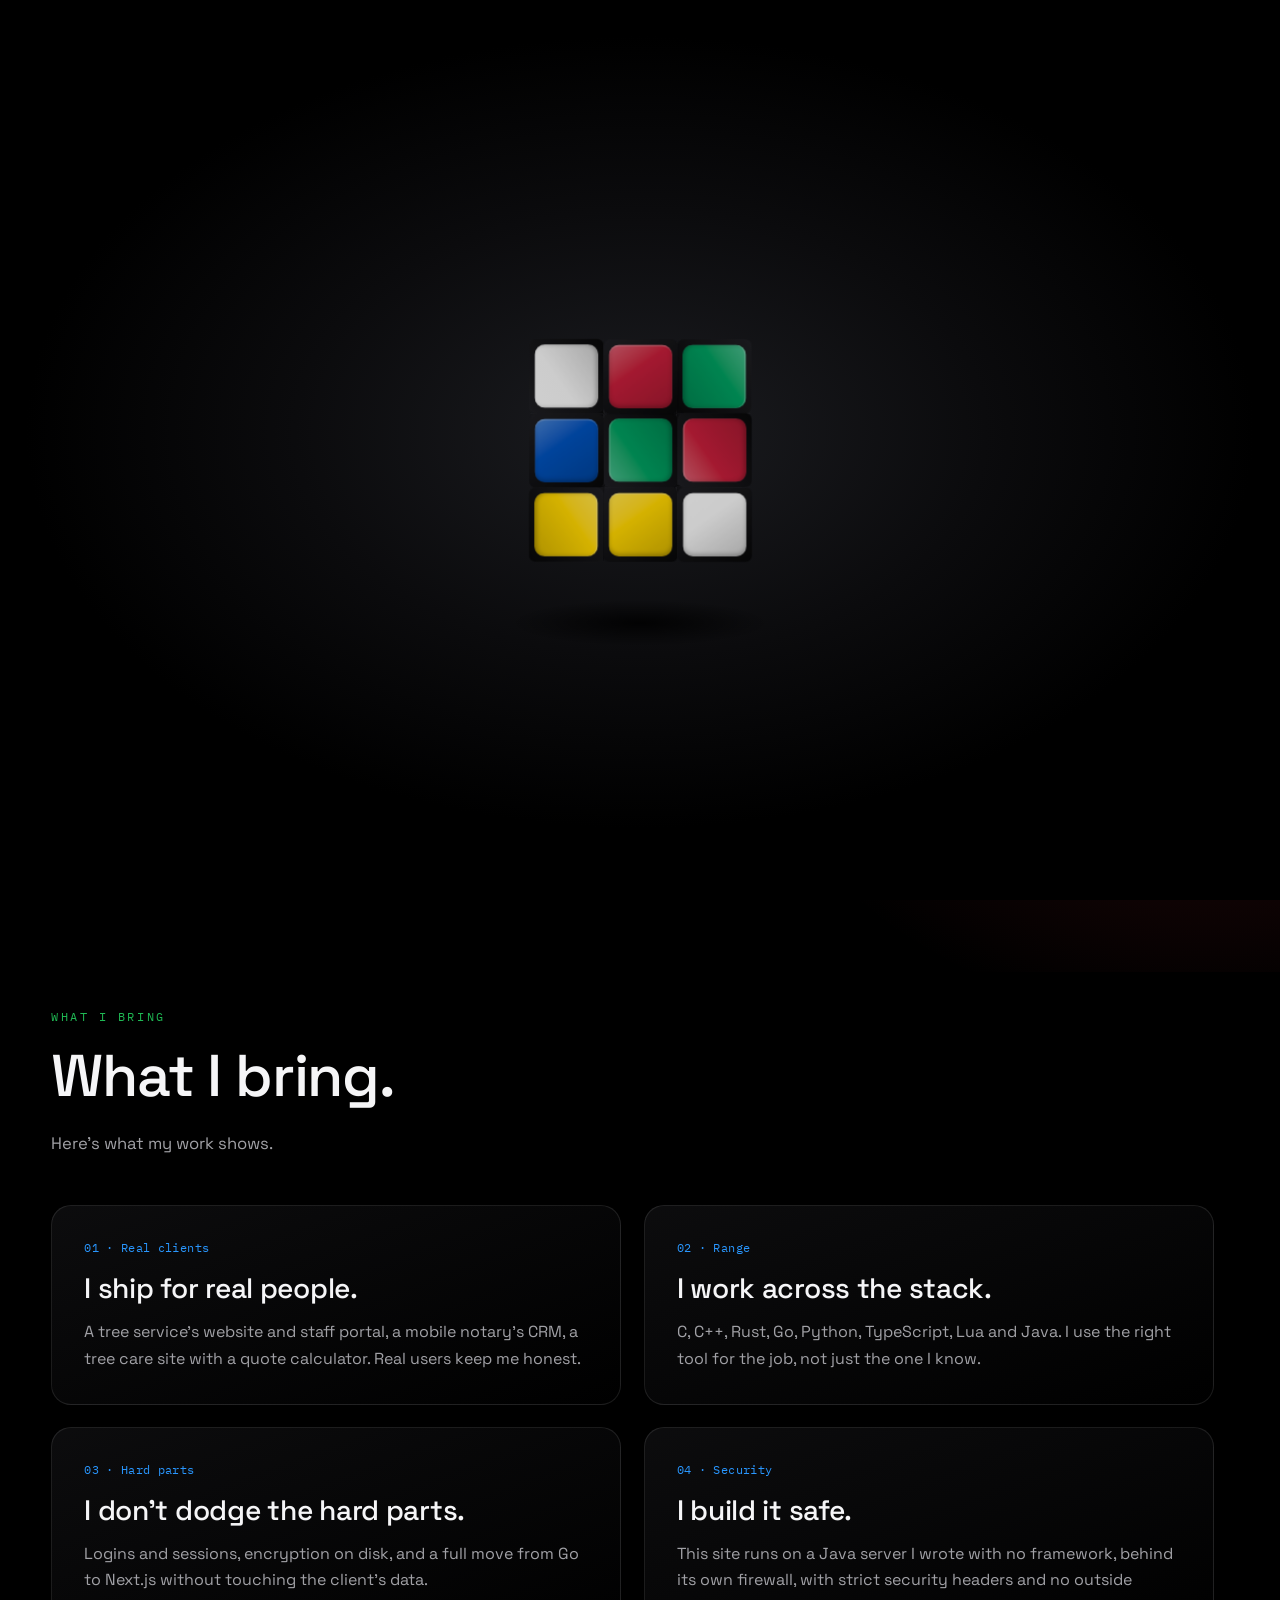
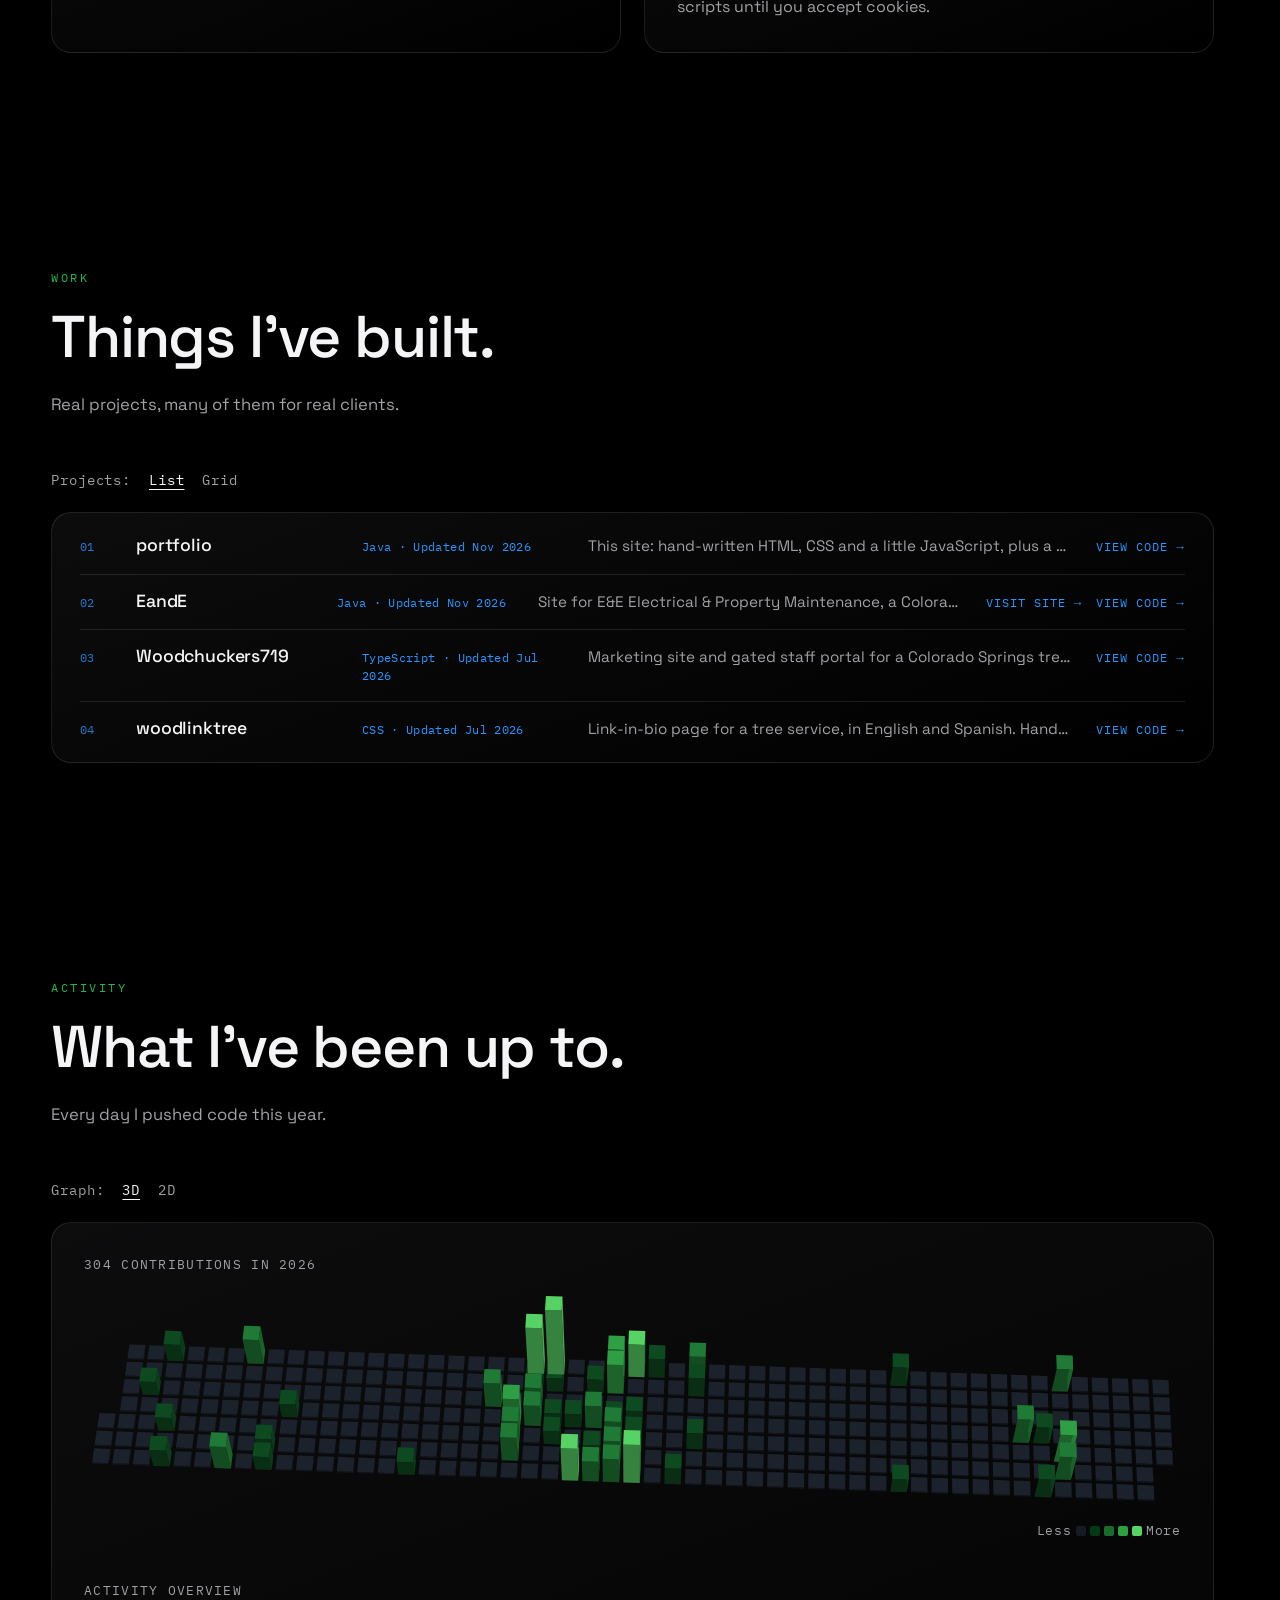
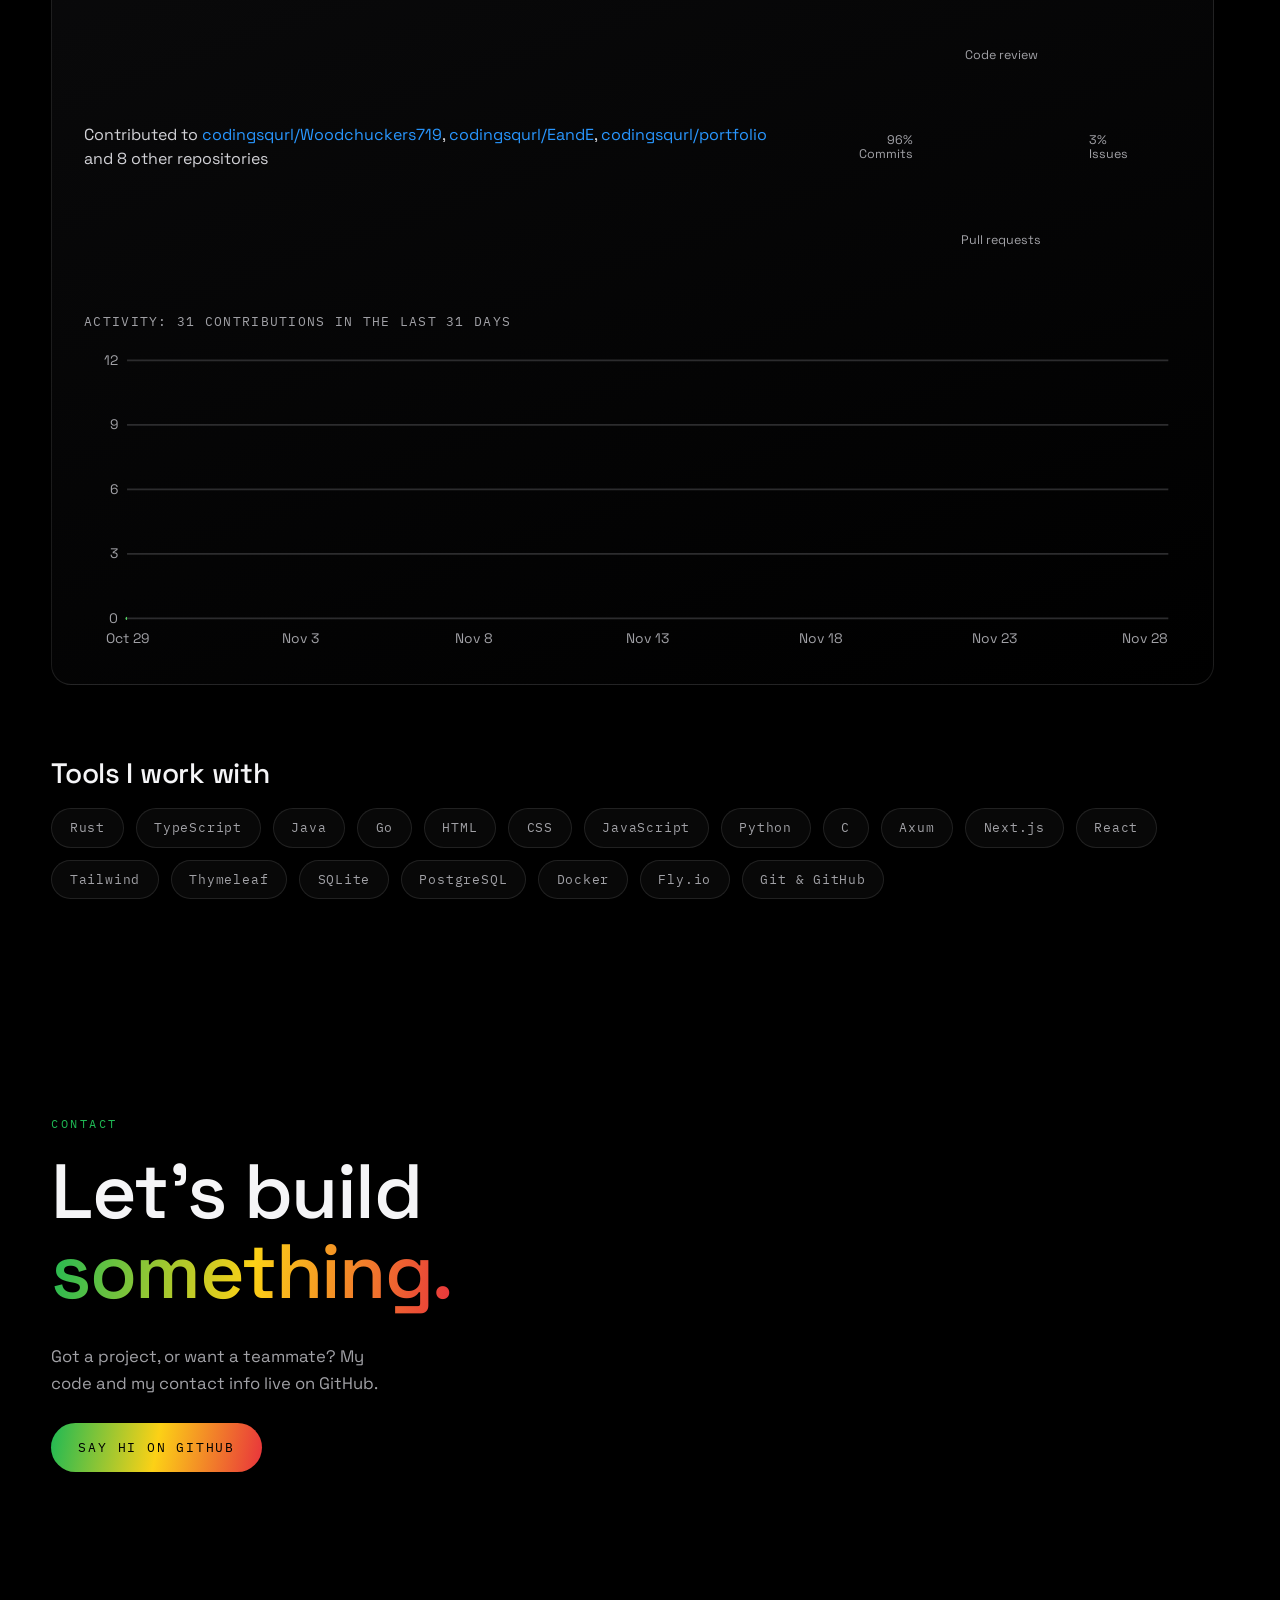
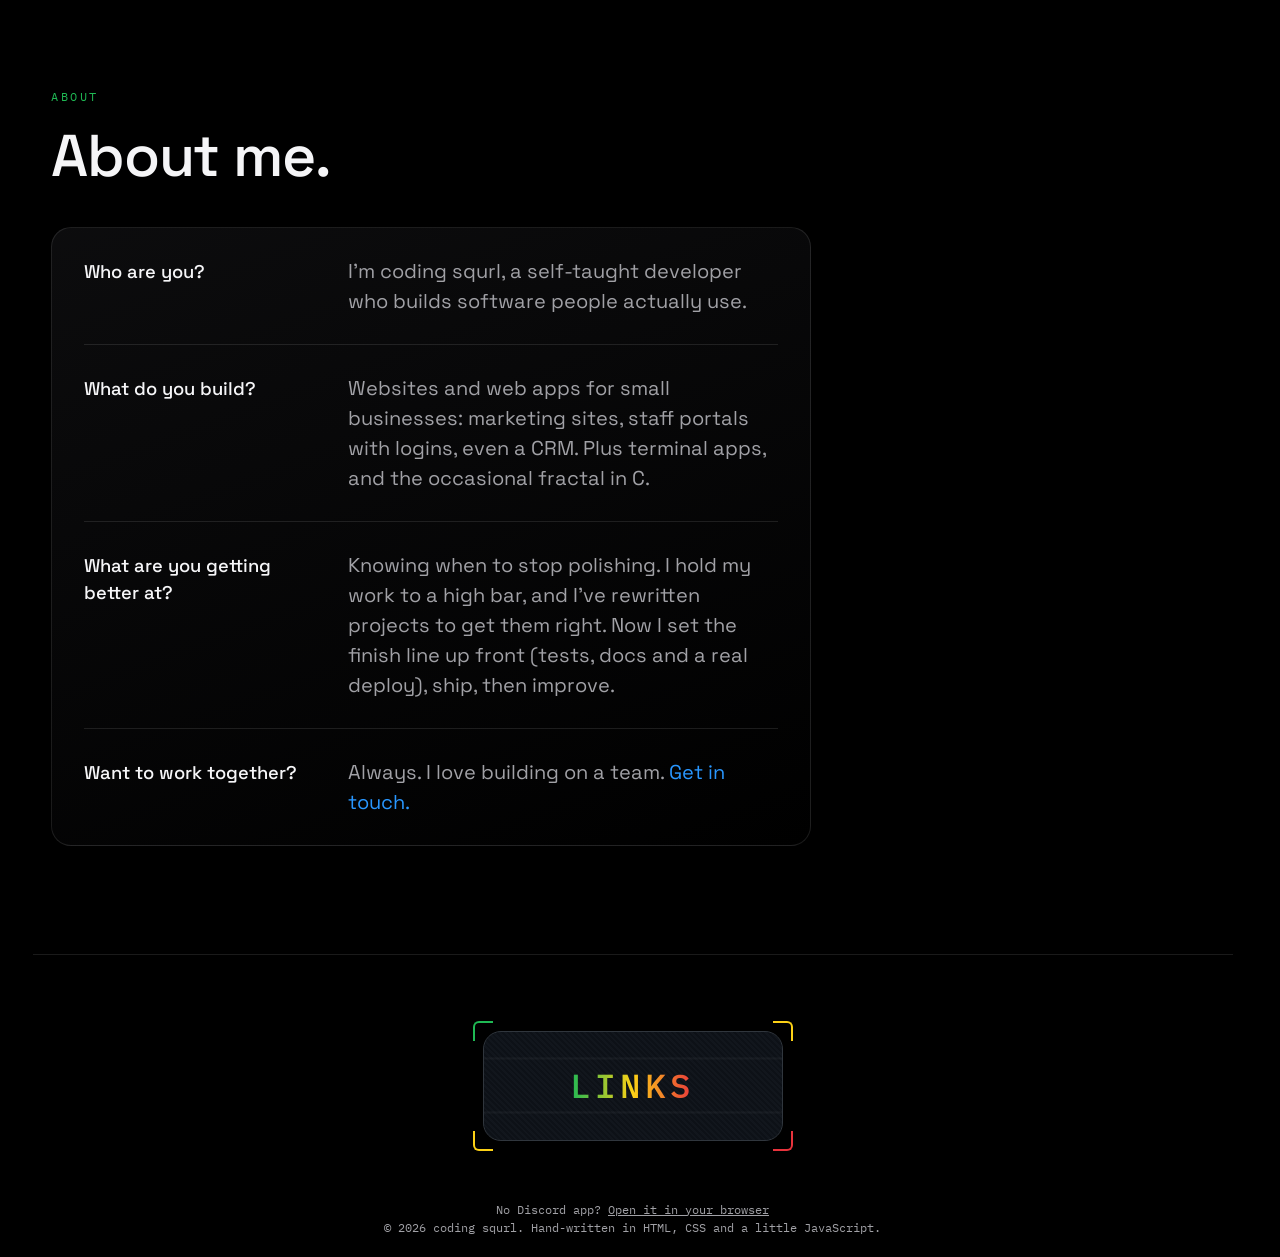
<file: index.html>
<!DOCTYPE html>
<!-- The line above tells the browser "this is a modern HTML page". -->
<html lang="en">

  <!-- The <head> holds information ABOUT the page. None of it shows up on the page itself. -->
  <head>
    <meta charset="UTF-8">
    <meta http-equiv="Content-Security-Policy" content="default-src 'self'; img-src 'self' data: https://*.google-analytics.com https://*.analytics.google.com https://*.googletagmanager.com; style-src 'self'; script-src 'self' https://www.googletagmanager.com; connect-src 'self' https://*.google-analytics.com https://*.analytics.google.com https://*.googletagmanager.com; object-src 'none'; base-uri 'none'; form-action 'none'">
    <!-- This makes the page fit properly on phones. Without it, phones zoom out and everything looks tiny. -->
    <meta name="viewport" content="width=device-width, initial-scale=1.0">
    <!-- The title is the text shown on the browser tab, and the blue link in Google's results.
         Under 60 characters, so Google doesn't cut it off. -->
    <title>coding squrl · Self-Taught Full-Stack Developer</title>
    <!-- A short summary that search engines show under your link. Under 160 characters,
         and it names what employers search for: the role and the main tools. -->
    <meta name="description" content="coding_squrl is a self-taught full-stack developer building websites, web apps and tools for small businesses in TypeScript, Next.js, Go, Rust and Java.">
    <meta name="author" content="coding squrl">
    <!-- The one official address of this page. If it's ever reachable at more than one
         address, this tells Google which to list, so they don't compete with each other. -->
    <link rel="canonical" href="https://codingsqurl.github.io/portfolio/">
    <!-- When someone clicks a link off your site, only share your domain, not the full address. -->
    <meta name="referrer" content="strict-origin-when-cross-origin">
    <!-- The little icon on the browser tab. -->
    <link rel="icon" href="favicon.svg" type="image/svg+xml">
    <!-- Tints the phone's browser bar to match the page. -->
    <meta name="theme-color" content="#000000">
    <!-- Open Graph: the title, text and picture shown when someone shares your link
         in iMessage, Discord, LinkedIn and so on. These must be full web addresses,
         so update them if you move to your own domain. -->
    <meta property="og:type" content="website">
    <meta property="og:title" content="coding squrl · Self-Taught Full-Stack Developer">
    <meta property="og:description" content="A self-taught full-stack developer building websites, web apps and tools for small businesses in TypeScript, Next.js, Go, Rust and Java.">
    <meta property="og:site_name" content="coding squrl">
    <meta property="og:url" content="https://codingsqurl.github.io/portfolio/">
    <meta property="og:image" content="https://codingsqurl.github.io/portfolio/og-image.png">
    <meta property="og:image:width" content="1200">
    <meta property="og:image:height" content="630">
    <meta property="og:image:alt" content="Hi, I'm coding squrl. Real software for real small businesses, from the terminal to the web.">
    <!-- Tells X (Twitter) to show the big picture version of the preview. -->
    <meta name="twitter:card" content="summary_large_image">
    <!-- Structured data: tells Google, in a format it reads directly, who I am and where
         else I am online, so it can connect this site with my GitHub and show me better in
         search. It's data, not a script: browsers never run it, so the security policy
         doesn't need to allow it. -->
    <script type="application/ld+json">
    {
      "@context": "https://schema.org",
      "@graph": [
        {
          "@type": "Person",
          "@id": "https://codingsqurl.github.io/portfolio/#me",
          "name": "coding squrl",
          "alternateName": ["coding_squrl", "codingsqurl"],
          "url": "https://codingsqurl.github.io/portfolio/",
          "image": "https://codingsqurl.github.io/portfolio/og-image.png",
          "jobTitle": "Full-Stack Developer",
          "description": "Self-taught full-stack developer building websites, web apps and tools for small businesses.",
          "knowsAbout": ["TypeScript", "Next.js", "React", "Go", "Rust", "Java", "Python", "C", "C++", "SQLite", "Web security"],
          "sameAs": [
            "https://github.com/codingsqurl",
            "https://www.linkedin.com/in/coding-squrl-undefined-27789244a/",
            "https://buymeacoffee.com/coding_squrl",
            "https://discord.com/users/557407919063433217"
          ]
        },
        {
          "@type": "WebSite",
          "@id": "https://codingsqurl.github.io/portfolio/#site",
          "url": "https://codingsqurl.github.io/portfolio/",
          "name": "coding squrl",
          "author": {"@id": "https://codingsqurl.github.io/portfolio/#me"}
        }
      ]
    }
    </script>
    <!-- This connects our CSS file, which controls how everything looks. -->
    <link rel="stylesheet" href="style.css?v=51b62191">
    <!-- Animations: GSAP (a well-known animation library), kept on this site rather than
         loaded from elsewhere, and motion.js, which says what moves. -->
    <script src="gsap.min.js" defer></script>
    <script src="ScrollTrigger.min.js" defer></script>
    <script src="motion.js?v=e60f9586" defer></script>
    <!-- Asks visitors about analytics cookies, and only loads Google Analytics if they say yes.
         "defer" means it waits until the page has loaded, so it never slows the page down. -->
    <script src="consent.js?v=845dc4ef" defer></script>
  </head>

  <!-- The <body> holds everything you SEE on the page. -->
  <body>
    <!-- For keyboard users: the first Tab shows this, and Enter jumps past the nav. -->
    <a class="skip-link" href="#main">Skip to content</a>

    <!-- From Uiverse.io by lukepadiachy - https://uiverse.io/lukepadiachy/funny-moose-89
         MIT License, Copyright (c) lukepadiachy (🅿️adi)

         The intro: a scrambled Rubik's cube is the first thing you see. motion.js swaps in
         a real 3x3, solves it with real layer turns, turns the green side to face you, and
         flies into the green on its own until the page shows through. It's only there when scripts run and the device hasn't asked
         for less motion (style.css, "Cube intro"); otherwise you go straight to the page.
         It's decoration, so screen readers skip it. Each sticker's colour is a class, since
         the security policy doesn't allow style="" attributes. -->
    <div class="cube-intro" aria-hidden="true">
      <div class="cube-intro-loader">
        <div class="cube-intro-cube">
          <div class="cube-intro-face cube-intro-front">
            <div class="cube-intro-sticker cube-red"></div>
            <div class="cube-intro-sticker cube-yellow"></div>
            <div class="cube-intro-sticker cube-green"></div>
            <div class="cube-intro-sticker cube-blue"></div>
            <div class="cube-intro-sticker cube-white"></div>
            <div class="cube-intro-sticker cube-yellow"></div>
            <div class="cube-intro-sticker cube-green"></div>
            <div class="cube-intro-sticker cube-blue"></div>
            <div class="cube-intro-sticker cube-red"></div>
          </div>
          <div class="cube-intro-face cube-intro-back">
            <div class="cube-intro-sticker cube-green"></div>
            <div class="cube-intro-sticker cube-red"></div>
            <div class="cube-intro-sticker cube-yellow"></div>
            <div class="cube-intro-sticker cube-blue"></div>
            <div class="cube-intro-sticker cube-white"></div>
            <div class="cube-intro-sticker cube-red"></div>
            <div class="cube-intro-sticker cube-yellow"></div>
            <div class="cube-intro-sticker cube-green"></div>
            <div class="cube-intro-sticker cube-blue"></div>
          </div>
          <div class="cube-intro-face cube-intro-left">
            <div class="cube-intro-sticker cube-yellow"></div>
            <div class="cube-intro-sticker cube-green"></div>
            <div class="cube-intro-sticker cube-blue"></div>
            <div class="cube-intro-sticker cube-red"></div>
            <div class="cube-intro-sticker cube-white"></div>
            <div class="cube-intro-sticker cube-green"></div>
            <div class="cube-intro-sticker cube-blue"></div>
            <div class="cube-intro-sticker cube-yellow"></div>
            <div class="cube-intro-sticker cube-red"></div>
          </div>
          <div class="cube-intro-face cube-intro-right">
            <div class="cube-intro-sticker cube-green"></div>
            <div class="cube-intro-sticker cube-red"></div>
            <div class="cube-intro-sticker cube-yellow"></div>
            <div class="cube-intro-sticker cube-blue"></div>
            <div class="cube-intro-sticker cube-white"></div>
            <div class="cube-intro-sticker cube-red"></div>
            <div class="cube-intro-sticker cube-yellow"></div>
            <div class="cube-intro-sticker cube-green"></div>
            <div class="cube-intro-sticker cube-blue"></div>
          </div>
          <div class="cube-intro-face cube-intro-top">
            <div class="cube-intro-sticker cube-blue"></div>
            <div class="cube-intro-sticker cube-yellow"></div>
            <div class="cube-intro-sticker cube-red"></div>
            <div class="cube-intro-sticker cube-green"></div>
            <div class="cube-intro-sticker cube-white"></div>
            <div class="cube-intro-sticker cube-yellow"></div>
            <div class="cube-intro-sticker cube-red"></div>
            <div class="cube-intro-sticker cube-green"></div>
            <div class="cube-intro-sticker cube-blue"></div>
          </div>
          <div class="cube-intro-face cube-intro-bottom">
            <div class="cube-intro-sticker cube-white"></div>
            <div class="cube-intro-sticker cube-green"></div>
            <div class="cube-intro-sticker cube-blue"></div>
            <div class="cube-intro-sticker cube-red"></div>
            <div class="cube-intro-sticker cube-yellow"></div>
            <div class="cube-intro-sticker cube-green"></div>
            <div class="cube-intro-sticker cube-blue"></div>
            <div class="cube-intro-sticker cube-white"></div>
            <div class="cube-intro-sticker cube-red"></div>
          </div>
        </div>
      </div>
    </div>

    <!-- A slim navigation bar that sticks to the top while you scroll. -->
    <nav class="site-nav">
      <div class="nav-inner">
        <!-- href="#top" jumps back to the top of the page. -->
        <a class="brand" href="#top">coding<em>_squrl</em></a>
        <!-- The info bar: a live clock and this year's contribution count, filled in by
             motion.js (empty, and hidden, without it). Decoration, so screen readers skip
             them; the count is read out properly in the Activity section. -->
        <span class="nav-meta nav-clock" aria-hidden="true"></span>
        <span class="nav-meta nav-count" aria-hidden="true"></span>
        <ul class="nav-links">
          <!-- Each href="#something" jumps to the element with id="something". -->
          <li><a href="#work">Work</a></li>
          <li><a href="#contact">Contact</a></li>
          <li><a href="#about">About</a></li>
          <!-- A separate page (terminal.html). No # because it's a different address, and no
               leading / so it also works on the GitHub Pages copy, which lives in /portfolio/. -->
          <li><a href="terminal">Terminal</a></li>
        </ul>
        <span class="nav-status"><span class="status-dot" aria-hidden="true"></span>Open to work</span>
      </div>
    </nav>

    <!-- The hero is the big, bold first screen of the page. -->
    <header class="hero" id="top">
      <!-- The name is the loudest thing on the page. motion.js types it in like a terminal,
           with a caret, the first time the page loads. Without the script it's just there. -->
      <!-- Two columns on wide screens, like an editorial spread: the name on the left, the
           one-line pitch in big type on the right. On phones they stack. -->
      <div class="hero-grid">
      <div class="hero-main">
      <p class="hero-status t-label"><span class="status-dot" aria-hidden="true"></span>Self-taught developer · Open to work</p>
      <h1><span class="hero-hi">Hi, I'm</span> <span class="hero-name">coding_squrl.<span class="hero-caret" aria-hidden="true"></span></span></h1>
      <div class="hero-actions">
        <a class="button" href="#work">See my work</a>
        <a class="link-arrow" href="https://github.com/codingsqurl">View my GitHub</a>
      </div>
      <!-- What I am and that I'm looking, so an employer knows in one glance. The green dot
           is a live "open" light. -->
      </div>
      <p class="hero-sub">I build real software for real small businesses, from the terminal to the web.</p>
      </div>
      <div class="hero-scroll t-label" aria-hidden="true">Scroll</div>
    </header>

    <main id="main">

      <!-- ===== STRENGTHS: what I bring, each backed by real work =====
           Near the top, because employers skim. Each card makes one claim
           and points at the proof, so it reads as evidence, not bragging. -->
      <section class="band band-grey" id="strengths">
        <div class="band-inner">
          <p class="t-label">What I bring</p>
          <h2>What I bring.</h2>
          <p class="lead">Here's what my work shows.</p>

          <!-- One panel, four points, stacked inside it with no boxes of their own. -->
          <div class="strengths-banner">
            <div class="strength">
              <p class="card-label">01 · Real clients</p>
              <h3>I ship for real people.</h3>
              <p>A tree service's website and staff portal, a mobile notary's CRM, a tree care site with a quote calculator. Real users keep me honest.</p>
            </div>
            <div class="strength">
              <p class="card-label">02 · Range</p>
              <h3>I work across the stack.</h3>
              <p>C, C++, Rust, Go, Python, TypeScript, Lua and Java. I use the right tool for the job, not just the one I know.</p>
            </div>
            <div class="strength">
              <p class="card-label">03 · Hard parts</p>
              <h3>I don't dodge the hard parts.</h3>
              <p>Logins and sessions, encryption on disk, and a full move from Go to Next.js without touching the client's data.</p>
            </div>
            <div class="strength">
              <p class="card-label">04 · Security</p>
              <h3>I build it safe.</h3>
              <p>This site runs on a Java server I wrote with no framework, behind its own firewall, with strict security headers and no outside scripts until you accept cookies.</p>
            </div>
          </div>
        </div>
      </section>

      <!-- ===== WORK: project cards ===== -->
      <section class="band band-dark" id="work">
        <div class="band-inner">
          <p class="t-label">Work</p>
          <h2>Things I've built.</h2>
          <p class="lead lead-dark">Real projects, many of them for real clients.</p>

          <!-- List or Grid: the same projects as rows (the default) or as cards. motion.js
               shows these buttons and switches the view; without it, you get the cards. -->
          <div class="view-toggle" role="group" aria-label="Show projects as" data-toggle="projects" hidden>
            <span class="view-label">Projects:</span>
            <button type="button" data-view="list" aria-pressed="true">List</button>
            <button type="button" data-view="grid" aria-pressed="false">Grid</button>
          </div>

          <!-- The grid puts these cards side by side on wide screens and stacks them on phones. -->
          <div class="card-grid">
            <!-- Cards between these two comments come from your public GitHub repos.
                 Don't edit them by hand: the server (Server.java) rewrites them every 10 minutes.
                 To change a card, change the repo's description on GitHub. -->
            <!-- GITHUB-PROJECTS -->
            <article class="card">
              <p class="card-label">Java · Updated Nov 2026</p>
              <h3>portfolio</h3>
              <p>This site: hand-written HTML, CSS and a little JavaScript, plus a Java server I wrote with no framework.</p>
              <p class="card-links"><a href="https://github.com/codingsqurl/portfolio" aria-label="View the code for portfolio">View code →</a></p>
            </article>
            <article class="card">
              <p class="card-label">Java · Updated Nov 2026</p>
              <h3>EandE</h3>
              <p>Site for E&amp;E Electrical &amp; Property Maintenance, a Colorado Springs electrician and property maintenance crew. Hand-written HTML and CSS with no JavaScript, served by a JDK-only Java server with its own firewall.</p>
              <p class="card-links"><a href="https://codingsqurl.github.io/EandE/">Visit site →</a> <a href="https://github.com/codingsqurl/EandE" aria-label="View the code for EandE">View code →</a></p>
            </article>
            <article class="card">
              <p class="card-label">TypeScript · Updated Jul 2026</p>
              <h3>Woodchuckers719</h3>
              <p>Marketing site and gated staff portal for a Colorado Springs tree service. A Next.js port of the original Go server, running on the same SQLite database.</p>
              <p class="card-links"><a href="https://github.com/codingsqurl/Woodchuckers719" aria-label="View the code for Woodchuckers719">View code →</a></p>
            </article>
            <article class="card">
              <p class="card-label">CSS · Updated Jul 2026</p>
              <h3>woodlinktree</h3>
              <p>Link-in-bio page for a tree service, in English and Spanish. Hand-written HTML and CSS, with no framework or build step.</p>
              <p class="card-links"><a href="https://github.com/codingsqurl/woodlinktree" aria-label="View the code for woodlinktree">View code →</a></p>
            </article>
            <!-- /GITHUB-PROJECTS -->
          </div>
        </div>
      </section>

      <!-- ===== ACTIVITY: my GitHub contribution graph + skills ===== -->
      <section class="band band-grey" id="activity">
        <div class="band-inner">
          <p class="t-label">Activity</p>
          <h2>What I've been up to.</h2>
          <p class="lead">Every day I pushed code this year.</p>

          <!-- My GitHub activity for the past year. The server draws it fresh from GitHub;
               what's saved between these comments is the backup. Don't edit it by hand.
               All three graphs sit in one solid panel, like a block of my GitHub profile. -->
          <!-- 2D or 3D: the year as the usual squares, or as a skyline of blocks you can spin
               (drawn by motion.js). The buttons only show when the script runs. -->
          <div class="view-toggle" role="group" aria-label="Show the contribution graph as" data-toggle="graph" hidden>
            <span class="view-label">Graph:</span>
            <button type="button" data-view="3d" aria-pressed="true">3D</button>
            <button type="button" data-view="2d" aria-pressed="false">2D</button>
          </div>

          <div class="github-panel">
          <!-- GITHUB-CONTRIBUTIONS -->
            <figure class="contrib">
              <figcaption>304 contributions in 2026</figcaption>
              <div class="contrib-scroll" tabindex="0" role="region" aria-label="Contribution graph, scrolls sideways"><svg viewBox="0 0 714 104" role="img" aria-label="GitHub contribution graph: 304 contributions in 2026"><text x="28" y="10">Jan</text><text x="93" y="10">Feb</text><text x="145" y="10">Mar</text><text x="210" y="10">Apr</text><text x="262" y="10">May</text><text x="327" y="10">Jun</text><text x="379" y="10">Jul</text><text x="431" y="10">Aug</text><text x="496" y="10">Sep</text><text x="548" y="10">Oct</text><text x="600" y="10">Nov</text><text x="665" y="10">Dec</text><text x="0" y="38">Mon</text><text x="0" y="64">Wed</text><text x="0" y="90">Fri</text><rect class="contrib-l0" x="28" y="68" width="10" height="10" rx="2"><title>No contributions on January 1st.</title></rect><rect class="contrib-l0" x="28" y="81" width="10" height="10" rx="2"><title>No contributions on January 2nd.</title></rect><rect class="contrib-l0" x="28" y="94" width="10" height="10" rx="2"><title>No contributions on January 3rd.</title></rect><rect class="contrib-l0" x="41" y="16" width="10" height="10" rx="2"><title>No contributions on January 4th.</title></rect><rect class="contrib-l0" x="41" y="29" width="10" height="10" rx="2"><title>No contributions on January 5th.</title></rect><rect class="contrib-l0" x="41" y="42" width="10" height="10" rx="2"><title>No contributions on January 6th.</title></rect><rect class="contrib-l0" x="41" y="55" width="10" height="10" rx="2"><title>No contributions on January 7th.</title></rect><rect class="contrib-l0" x="41" y="68" width="10" height="10" rx="2"><title>No contributions on January 8th.</title></rect><rect class="contrib-l0" x="41" y="81" width="10" height="10" rx="2"><title>No contributions on January 9th.</title></rect><rect class="contrib-l0" x="41" y="94" width="10" height="10" rx="2"><title>No contributions on January 10th.</title></rect><rect class="contrib-l0" x="54" y="16" width="10" height="10" rx="2"><title>No contributions on January 11th.</title></rect><rect class="contrib-l0" x="54" y="29" width="10" height="10" rx="2"><title>No contributions on January 12th.</title></rect><rect class="contrib-l1" x="54" y="42" width="10" height="10" rx="2"><title>1 contribution on January 13th.</title></rect><rect class="contrib-l0" x="54" y="55" width="10" height="10" rx="2"><title>No contributions on January 14th.</title></rect><rect class="contrib-l0" x="54" y="68" width="10" height="10" rx="2"><title>No contributions on January 15th.</title></rect><rect class="contrib-l0" x="54" y="81" width="10" height="10" rx="2"><title>No contributions on January 16th.</title></rect><rect class="contrib-l0" x="54" y="94" width="10" height="10" rx="2"><title>No contributions on January 17th.</title></rect><rect class="contrib-l1" x="67" y="16" width="10" height="10" rx="2"><title>2 contributions on January 18th.</title></rect><rect class="contrib-l0" x="67" y="29" width="10" height="10" rx="2"><title>No contributions on January 19th.</title></rect><rect class="contrib-l0" x="67" y="42" width="10" height="10" rx="2"><title>No contributions on January 20th.</title></rect><rect class="contrib-l0" x="67" y="55" width="10" height="10" rx="2"><title>No contributions on January 21st.</title></rect><rect class="contrib-l1" x="67" y="68" width="10" height="10" rx="2"><title>1 contribution on January 22nd.</title></rect><rect class="contrib-l0" x="67" y="81" width="10" height="10" rx="2"><title>No contributions on January 23rd.</title></rect><rect class="contrib-l1" x="67" y="94" width="10" height="10" rx="2"><title>2 contributions on January 24th.</title></rect><rect class="contrib-l0" x="80" y="16" width="10" height="10" rx="2"><title>No contributions on January 25th.</title></rect><rect class="contrib-l0" x="80" y="29" width="10" height="10" rx="2"><title>No contributions on January 26th.</title></rect><rect class="contrib-l0" x="80" y="42" width="10" height="10" rx="2"><title>No contributions on January 27th.</title></rect><rect class="contrib-l0" x="80" y="55" width="10" height="10" rx="2"><title>No contributions on January 28th.</title></rect><rect class="contrib-l0" x="80" y="68" width="10" height="10" rx="2"><title>No contributions on January 29th.</title></rect><rect class="contrib-l0" x="80" y="81" width="10" height="10" rx="2"><title>No contributions on January 30th.</title></rect><rect class="contrib-l0" x="80" y="94" width="10" height="10" rx="2"><title>No contributions on January 31st.</title></rect><rect class="contrib-l0" x="93" y="16" width="10" height="10" rx="2"><title>No contributions on February 1st.</title></rect><rect class="contrib-l0" x="93" y="29" width="10" height="10" rx="2"><title>No contributions on February 2nd.</title></rect><rect class="contrib-l0" x="93" y="42" width="10" height="10" rx="2"><title>No contributions on February 3rd.</title></rect><rect class="contrib-l0" x="93" y="55" width="10" height="10" rx="2"><title>No contributions on February 4th.</title></rect><rect class="contrib-l0" x="93" y="68" width="10" height="10" rx="2"><title>No contributions on February 5th.</title></rect><rect class="contrib-l0" x="93" y="81" width="10" height="10" rx="2"><title>No contributions on February 6th.</title></rect><rect class="contrib-l0" x="93" y="94" width="10" height="10" rx="2"><title>No contributions on February 7th.</title></rect><rect class="contrib-l0" x="106" y="16" width="10" height="10" rx="2"><title>No contributions on February 8th.</title></rect><rect class="contrib-l0" x="106" y="29" width="10" height="10" rx="2"><title>No contributions on February 9th.</title></rect><rect class="contrib-l0" x="106" y="42" width="10" height="10" rx="2"><title>No contributions on February 10th.</title></rect><rect class="contrib-l0" x="106" y="55" width="10" height="10" rx="2"><title>No contributions on February 11th.</title></rect><rect class="contrib-l0" x="106" y="68" width="10" height="10" rx="2"><title>No contributions on February 12th.</title></rect><rect class="contrib-l0" x="106" y="81" width="10" height="10" rx="2"><title>No contributions on February 13th.</title></rect><rect class="contrib-l2" x="106" y="94" width="10" height="10" rx="2"><title>5 contributions on February 14th.</title></rect><rect class="contrib-l2" x="119" y="16" width="10" height="10" rx="2"><title>6 contributions on February 15th.</title></rect><rect class="contrib-l0" x="119" y="29" width="10" height="10" rx="2"><title>No contributions on February 16th.</title></rect><rect class="contrib-l0" x="119" y="42" width="10" height="10" rx="2"><title>No contributions on February 17th.</title></rect><rect class="contrib-l0" x="119" y="55" width="10" height="10" rx="2"><title>No contributions on February 18th.</title></rect><rect class="contrib-l0" x="119" y="68" width="10" height="10" rx="2"><title>No contributions on February 19th.</title></rect><rect class="contrib-l0" x="119" y="81" width="10" height="10" rx="2"><title>No contributions on February 20th.</title></rect><rect class="contrib-l0" x="119" y="94" width="10" height="10" rx="2"><title>No contributions on February 21st.</title></rect><rect class="contrib-l0" x="132" y="16" width="10" height="10" rx="2"><title>No contributions on February 22nd.</title></rect><rect class="contrib-l0" x="132" y="29" width="10" height="10" rx="2"><title>No contributions on February 23rd.</title></rect><rect class="contrib-l0" x="132" y="42" width="10" height="10" rx="2"><title>No contributions on February 24th.</title></rect><rect class="contrib-l0" x="132" y="55" width="10" height="10" rx="2"><title>No contributions on February 25th.</title></rect><rect class="contrib-l0" x="132" y="68" width="10" height="10" rx="2"><title>No contributions on February 26th.</title></rect><rect class="contrib-l1" x="132" y="81" width="10" height="10" rx="2"><title>1 contribution on February 27th.</title></rect><rect class="contrib-l1" x="132" y="94" width="10" height="10" rx="2"><title>1 contribution on February 28th.</title></rect><rect class="contrib-l0" x="145" y="16" width="10" height="10" rx="2"><title>No contributions on March 1st.</title></rect><rect class="contrib-l0" x="145" y="29" width="10" height="10" rx="2"><title>No contributions on March 2nd.</title></rect><rect class="contrib-l0" x="145" y="42" width="10" height="10" rx="2"><title>No contributions on March 3rd.</title></rect><rect class="contrib-l1" x="145" y="55" width="10" height="10" rx="2"><title>1 contribution on March 4th.</title></rect><rect class="contrib-l0" x="145" y="68" width="10" height="10" rx="2"><title>No contributions on March 5th.</title></rect><rect class="contrib-l0" x="145" y="81" width="10" height="10" rx="2"><title>No contributions on March 6th.</title></rect><rect class="contrib-l0" x="145" y="94" width="10" height="10" rx="2"><title>No contributions on March 7th.</title></rect><rect class="contrib-l0" x="158" y="16" width="10" height="10" rx="2"><title>No contributions on March 8th.</title></rect><rect class="contrib-l0" x="158" y="29" width="10" height="10" rx="2"><title>No contributions on March 9th.</title></rect><rect class="contrib-l0" x="158" y="42" width="10" height="10" rx="2"><title>No contributions on March 10th.</title></rect><rect class="contrib-l0" x="158" y="55" width="10" height="10" rx="2"><title>No contributions on March 11th.</title></rect><rect class="contrib-l0" x="158" y="68" width="10" height="10" rx="2"><title>No contributions on March 12th.</title></rect><rect class="contrib-l0" x="158" y="81" width="10" height="10" rx="2"><title>No contributions on March 13th.</title></rect><rect class="contrib-l0" x="158" y="94" width="10" height="10" rx="2"><title>No contributions on March 14th.</title></rect><rect class="contrib-l0" x="171" y="16" width="10" height="10" rx="2"><title>No contributions on March 15th.</title></rect><rect class="contrib-l0" x="171" y="29" width="10" height="10" rx="2"><title>No contributions on March 16th.</title></rect><rect class="contrib-l0" x="171" y="42" width="10" height="10" rx="2"><title>No contributions on March 17th.</title></rect><rect class="contrib-l0" x="171" y="55" width="10" height="10" rx="2"><title>No contributions on March 18th.</title></rect><rect class="contrib-l0" x="171" y="68" width="10" height="10" rx="2"><title>No contributions on March 19th.</title></rect><rect class="contrib-l0" x="171" y="81" width="10" height="10" rx="2"><title>No contributions on March 20th.</title></rect><rect class="contrib-l0" x="171" y="94" width="10" height="10" rx="2"><title>No contributions on March 21st.</title></rect><rect class="contrib-l0" x="184" y="16" width="10" height="10" rx="2"><title>No contributions on March 22nd.</title></rect><rect class="contrib-l0" x="184" y="29" width="10" height="10" rx="2"><title>No contributions on March 23rd.</title></rect><rect class="contrib-l0" x="184" y="42" width="10" height="10" rx="2"><title>No contributions on March 24th.</title></rect><rect class="contrib-l0" x="184" y="55" width="10" height="10" rx="2"><title>No contributions on March 25th.</title></rect><rect class="contrib-l0" x="184" y="68" width="10" height="10" rx="2"><title>No contributions on March 26th.</title></rect><rect class="contrib-l0" x="184" y="81" width="10" height="10" rx="2"><title>No contributions on March 27th.</title></rect><rect class="contrib-l0" x="184" y="94" width="10" height="10" rx="2"><title>No contributions on March 28th.</title></rect><rect class="contrib-l0" x="197" y="16" width="10" height="10" rx="2"><title>No contributions on March 29th.</title></rect><rect class="contrib-l0" x="197" y="29" width="10" height="10" rx="2"><title>No contributions on March 30th.</title></rect><rect class="contrib-l0" x="197" y="42" width="10" height="10" rx="2"><title>No contributions on March 31st.</title></rect><rect class="contrib-l0" x="197" y="55" width="10" height="10" rx="2"><title>No contributions on April 1st.</title></rect><rect class="contrib-l0" x="197" y="68" width="10" height="10" rx="2"><title>No contributions on April 2nd.</title></rect><rect class="contrib-l0" x="197" y="81" width="10" height="10" rx="2"><title>No contributions on April 3rd.</title></rect><rect class="contrib-l0" x="197" y="94" width="10" height="10" rx="2"><title>No contributions on April 4th.</title></rect><rect class="contrib-l0" x="210" y="16" width="10" height="10" rx="2"><title>No contributions on April 5th.</title></rect><rect class="contrib-l0" x="210" y="29" width="10" height="10" rx="2"><title>No contributions on April 6th.</title></rect><rect class="contrib-l0" x="210" y="42" width="10" height="10" rx="2"><title>No contributions on April 7th.</title></rect><rect class="contrib-l0" x="210" y="55" width="10" height="10" rx="2"><title>No contributions on April 8th.</title></rect><rect class="contrib-l0" x="210" y="68" width="10" height="10" rx="2"><title>No contributions on April 9th.</title></rect><rect class="contrib-l0" x="210" y="81" width="10" height="10" rx="2"><title>No contributions on April 10th.</title></rect><rect class="contrib-l0" x="210" y="94" width="10" height="10" rx="2"><title>No contributions on April 11th.</title></rect><rect class="contrib-l0" x="223" y="16" width="10" height="10" rx="2"><title>No contributions on April 12th.</title></rect><rect class="contrib-l0" x="223" y="29" width="10" height="10" rx="2"><title>No contributions on April 13th.</title></rect><rect class="contrib-l0" x="223" y="42" width="10" height="10" rx="2"><title>No contributions on April 14th.</title></rect><rect class="contrib-l0" x="223" y="55" width="10" height="10" rx="2"><title>No contributions on April 15th.</title></rect><rect class="contrib-l0" x="223" y="68" width="10" height="10" rx="2"><title>No contributions on April 16th.</title></rect><rect class="contrib-l0" x="223" y="81" width="10" height="10" rx="2"><title>No contributions on April 17th.</title></rect><rect class="contrib-l1" x="223" y="94" width="10" height="10" rx="2"><title>1 contribution on April 18th.</title></rect><rect class="contrib-l0" x="236" y="16" width="10" height="10" rx="2"><title>No contributions on April 19th.</title></rect><rect class="contrib-l0" x="236" y="29" width="10" height="10" rx="2"><title>No contributions on April 20th.</title></rect><rect class="contrib-l0" x="236" y="42" width="10" height="10" rx="2"><title>No contributions on April 21st.</title></rect><rect class="contrib-l0" x="236" y="55" width="10" height="10" rx="2"><title>No contributions on April 22nd.</title></rect><rect class="contrib-l0" x="236" y="68" width="10" height="10" rx="2"><title>No contributions on April 23rd.</title></rect><rect class="contrib-l0" x="236" y="81" width="10" height="10" rx="2"><title>No contributions on April 24th.</title></rect><rect class="contrib-l0" x="236" y="94" width="10" height="10" rx="2"><title>No contributions on April 25th.</title></rect><rect class="contrib-l0" x="249" y="16" width="10" height="10" rx="2"><title>No contributions on April 26th.</title></rect><rect class="contrib-l0" x="249" y="29" width="10" height="10" rx="2"><title>No contributions on April 27th.</title></rect><rect class="contrib-l0" x="249" y="42" width="10" height="10" rx="2"><title>No contributions on April 28th.</title></rect><rect class="contrib-l0" x="249" y="55" width="10" height="10" rx="2"><title>No contributions on April 29th.</title></rect><rect class="contrib-l0" x="249" y="68" width="10" height="10" rx="2"><title>No contributions on April 30th.</title></rect><rect class="contrib-l0" x="249" y="81" width="10" height="10" rx="2"><title>No contributions on May 1st.</title></rect><rect class="contrib-l0" x="249" y="94" width="10" height="10" rx="2"><title>No contributions on May 2nd.</title></rect><rect class="contrib-l0" x="262" y="16" width="10" height="10" rx="2"><title>No contributions on May 3rd.</title></rect><rect class="contrib-l0" x="262" y="29" width="10" height="10" rx="2"><title>No contributions on May 4th.</title></rect><rect class="contrib-l0" x="262" y="42" width="10" height="10" rx="2"><title>No contributions on May 5th.</title></rect><rect class="contrib-l0" x="262" y="55" width="10" height="10" rx="2"><title>No contributions on May 6th.</title></rect><rect class="contrib-l0" x="262" y="68" width="10" height="10" rx="2"><title>No contributions on May 7th.</title></rect><rect class="contrib-l0" x="262" y="81" width="10" height="10" rx="2"><title>No contributions on May 8th.</title></rect><rect class="contrib-l0" x="262" y="94" width="10" height="10" rx="2"><title>No contributions on May 9th.</title></rect><rect class="contrib-l0" x="275" y="16" width="10" height="10" rx="2"><title>No contributions on May 10th.</title></rect><rect class="contrib-l0" x="275" y="29" width="10" height="10" rx="2"><title>No contributions on May 11th.</title></rect><rect class="contrib-l2" x="275" y="42" width="10" height="10" rx="2"><title>6 contributions on May 12th.</title></rect><rect class="contrib-l0" x="275" y="55" width="10" height="10" rx="2"><title>No contributions on May 13th.</title></rect><rect class="contrib-l0" x="275" y="68" width="10" height="10" rx="2"><title>No contributions on May 14th.</title></rect><rect class="contrib-l0" x="275" y="81" width="10" height="10" rx="2"><title>No contributions on May 15th.</title></rect><rect class="contrib-l0" x="275" y="94" width="10" height="10" rx="2"><title>No contributions on May 16th.</title></rect><rect class="contrib-l0" x="288" y="16" width="10" height="10" rx="2"><title>No contributions on May 17th.</title></rect><rect class="contrib-l0" x="288" y="29" width="10" height="10" rx="2"><title>No contributions on May 18th.</title></rect><rect class="contrib-l0" x="288" y="42" width="10" height="10" rx="2"><title>No contributions on May 19th.</title></rect><rect class="contrib-l3" x="288" y="55" width="10" height="10" rx="2"><title>8 contributions on May 20th.</title></rect><rect class="contrib-l2" x="288" y="68" width="10" height="10" rx="2"><title>5 contributions on May 21st.</title></rect><rect class="contrib-l2" x="288" y="81" width="10" height="10" rx="2"><title>6 contributions on May 22nd.</title></rect><rect class="contrib-l0" x="288" y="94" width="10" height="10" rx="2"><title>No contributions on May 23rd.</title></rect><rect class="contrib-l4" x="301" y="16" width="10" height="10" rx="2"><title>29 contributions on May 24th.</title></rect><rect class="contrib-l1" x="301" y="29" width="10" height="10" rx="2"><title>1 contribution on May 25th.</title></rect><rect class="contrib-l2" x="301" y="42" width="10" height="10" rx="2"><title>4 contributions on May 26th.</title></rect><rect class="contrib-l2" x="301" y="55" width="10" height="10" rx="2"><title>4 contributions on May 27th.</title></rect><rect class="contrib-l0" x="301" y="68" width="10" height="10" rx="2"><title>No contributions on May 28th.</title></rect><rect class="contrib-l0" x="301" y="81" width="10" height="10" rx="2"><title>No contributions on May 29th.</title></rect><rect class="contrib-l0" x="301" y="94" width="10" height="10" rx="2"><title>No contributions on May 30th.</title></rect><rect class="contrib-l4" x="314" y="16" width="10" height="10" rx="2"><title>61 contributions on May 31st.</title></rect><rect class="contrib-l1" x="314" y="29" width="10" height="10" rx="2"><title>1 contribution on June 1st.</title></rect><rect class="contrib-l0" x="314" y="42" width="10" height="10" rx="2"><title>No contributions on June 2nd.</title></rect><rect class="contrib-l1" x="314" y="55" width="10" height="10" rx="2"><title>1 contribution on June 3rd.</title></rect><rect class="contrib-l1" x="314" y="68" width="10" height="10" rx="2"><title>1 contribution on June 4th.</title></rect><rect class="contrib-l0" x="314" y="81" width="10" height="10" rx="2"><title>No contributions on June 5th.</title></rect><rect class="contrib-l0" x="314" y="94" width="10" height="10" rx="2"><title>No contributions on June 6th.</title></rect><rect class="contrib-l0" x="327" y="16" width="10" height="10" rx="2"><title>No contributions on June 7th.</title></rect><rect class="contrib-l0" x="327" y="29" width="10" height="10" rx="2"><title>No contributions on June 8th.</title></rect><rect class="contrib-l0" x="327" y="42" width="10" height="10" rx="2"><title>No contributions on June 9th.</title></rect><rect class="contrib-l1" x="327" y="55" width="10" height="10" rx="2"><title>1 contribution on June 10th.</title></rect><rect class="contrib-l0" x="327" y="68" width="10" height="10" rx="2"><title>No contributions on June 11th.</title></rect><rect class="contrib-l0" x="327" y="81" width="10" height="10" rx="2"><title>No contributions on June 12th.</title></rect><rect class="contrib-l4" x="327" y="94" width="10" height="10" rx="2"><title>14 contributions on June 13th.</title></rect><rect class="contrib-l0" x="340" y="16" width="10" height="10" rx="2"><title>No contributions on June 14th.</title></rect><rect class="contrib-l1" x="340" y="29" width="10" height="10" rx="2"><title>1 contribution on June 15th.</title></rect><rect class="contrib-l0" x="340" y="42" width="10" height="10" rx="2"><title>No contributions on June 16th.</title></rect><rect class="contrib-l2" x="340" y="55" width="10" height="10" rx="2"><title>5 contributions on June 17th.</title></rect><rect class="contrib-l0" x="340" y="68" width="10" height="10" rx="2"><title>No contributions on June 18th.</title></rect><rect class="contrib-l1" x="340" y="81" width="10" height="10" rx="2"><title>3 contributions on June 19th.</title></rect><rect class="contrib-l2" x="340" y="94" width="10" height="10" rx="2"><title>4 contributions on June 20th.</title></rect><rect class="contrib-l3" x="353" y="16" width="10" height="10" rx="2"><title>8 contributions on June 21st.</title></rect><rect class="contrib-l3" x="353" y="29" width="10" height="10" rx="2"><title>10 contributions on June 22nd.</title></rect><rect class="contrib-l0" x="353" y="42" width="10" height="10" rx="2"><title>No contributions on June 23rd.</title></rect><rect class="contrib-l1" x="353" y="55" width="10" height="10" rx="2"><title>1 contribution on June 24th.</title></rect><rect class="contrib-l2" x="353" y="68" width="10" height="10" rx="2"><title>7 contributions on June 25th.</title></rect><rect class="contrib-l2" x="353" y="81" width="10" height="10" rx="2"><title>6 contributions on June 26th.</title></rect><rect class="contrib-l2" x="353" y="94" width="10" height="10" rx="2"><title>6 contributions on June 27th.</title></rect><rect class="contrib-l4" x="366" y="16" width="10" height="10" rx="2"><title>13 contributions on June 28th.</title></rect><rect class="contrib-l0" x="366" y="29" width="10" height="10" rx="2"><title>No contributions on June 29th.</title></rect><rect class="contrib-l0" x="366" y="42" width="10" height="10" rx="2"><title>No contributions on June 30th.</title></rect><rect class="contrib-l1" x="366" y="55" width="10" height="10" rx="2"><title>3 contributions on July 1st.</title></rect><rect class="contrib-l1" x="366" y="68" width="10" height="10" rx="2"><title>2 contributions on July 2nd.</title></rect><rect class="contrib-l1" x="366" y="81" width="10" height="10" rx="2"><title>1 contribution on July 3rd.</title></rect><rect class="contrib-l4" x="366" y="94" width="10" height="10" rx="2"><title>21 contributions on July 4th.</title></rect><rect class="contrib-l1" x="379" y="16" width="10" height="10" rx="2"><title>3 contributions on July 5th.</title></rect><rect class="contrib-l0" x="379" y="29" width="10" height="10" rx="2"><title>No contributions on July 6th.</title></rect><rect class="contrib-l0" x="379" y="42" width="10" height="10" rx="2"><title>No contributions on July 7th.</title></rect><rect class="contrib-l0" x="379" y="55" width="10" height="10" rx="2"><title>No contributions on July 8th.</title></rect><rect class="contrib-l0" x="379" y="68" width="10" height="10" rx="2"><title>No contributions on July 9th.</title></rect><rect class="contrib-l0" x="379" y="81" width="10" height="10" rx="2"><title>No contributions on July 10th.</title></rect><rect class="contrib-l0" x="379" y="94" width="10" height="10" rx="2"><title>No contributions on July 11th.</title></rect><rect class="contrib-l0" x="392" y="16" width="10" height="10" rx="2"><title>No contributions on July 12th.</title></rect><rect class="contrib-l0" x="392" y="29" width="10" height="10" rx="2"><title>No contributions on July 13th.</title></rect><rect class="contrib-l0" x="392" y="42" width="10" height="10" rx="2"><title>No contributions on July 14th.</title></rect><rect class="contrib-l0" x="392" y="55" width="10" height="10" rx="2"><title>No contributions on July 15th.</title></rect><rect class="contrib-l0" x="392" y="68" width="10" height="10" rx="2"><title>No contributions on July 16th.</title></rect><rect class="contrib-l0" x="392" y="81" width="10" height="10" rx="2"><title>No contributions on July 17th.</title></rect><rect class="contrib-l1" x="392" y="94" width="10" height="10" rx="2"><title>2 contributions on July 18th.</title></rect><rect class="contrib-l2" x="405" y="16" width="10" height="10" rx="2"><title>5 contributions on July 19th.</title></rect><rect class="contrib-l1" x="405" y="29" width="10" height="10" rx="2"><title>3 contributions on July 20th.</title></rect><rect class="contrib-l0" x="405" y="42" width="10" height="10" rx="2"><title>No contributions on July 21st.</title></rect><rect class="contrib-l0" x="405" y="55" width="10" height="10" rx="2"><title>No contributions on July 22nd.</title></rect><rect class="contrib-l1" x="405" y="68" width="10" height="10" rx="2"><title>2 contributions on July 23rd.</title></rect><rect class="contrib-l0" x="405" y="81" width="10" height="10" rx="2"><title>No contributions on July 24th.</title></rect><rect class="contrib-l0" x="405" y="94" width="10" height="10" rx="2"><title>No contributions on July 25th.</title></rect><rect class="contrib-l0" x="418" y="16" width="10" height="10" rx="2"><title>No contributions on July 26th.</title></rect><rect class="contrib-l0" x="418" y="29" width="10" height="10" rx="2"><title>No contributions on July 27th.</title></rect><rect class="contrib-l0" x="418" y="42" width="10" height="10" rx="2"><title>No contributions on July 28th.</title></rect><rect class="contrib-l0" x="418" y="55" width="10" height="10" rx="2"><title>No contributions on July 29th.</title></rect><rect class="contrib-l0" x="418" y="68" width="10" height="10" rx="2"><title>No contributions on July 30th.</title></rect><rect class="contrib-l0" x="418" y="81" width="10" height="10" rx="2"><title>No contributions on July 31st.</title></rect><rect class="contrib-l0" x="418" y="94" width="10" height="10" rx="2"><title>No contributions on August 1st.</title></rect><rect class="contrib-l0" x="431" y="16" width="10" height="10" rx="2"><title>No contributions on August 2nd.</title></rect><rect class="contrib-l0" x="431" y="29" width="10" height="10" rx="2"><title>No contributions on August 3rd.</title></rect><rect class="contrib-l0" x="431" y="42" width="10" height="10" rx="2"><title>No contributions on August 4th.</title></rect><rect class="contrib-l0" x="431" y="55" width="10" height="10" rx="2"><title>No contributions on August 5th.</title></rect><rect class="contrib-l0" x="431" y="68" width="10" height="10" rx="2"><title>No contributions on August 6th.</title></rect><rect class="contrib-l0" x="431" y="81" width="10" height="10" rx="2"><title>No contributions on August 7th.</title></rect><rect class="contrib-l0" x="431" y="94" width="10" height="10" rx="2"><title>No contributions on August 8th.</title></rect><rect class="contrib-l0" x="444" y="16" width="10" height="10" rx="2"><title>No contributions on August 9th.</title></rect><rect class="contrib-l0" x="444" y="29" width="10" height="10" rx="2"><title>No contributions on August 10th.</title></rect><rect class="contrib-l0" x="444" y="42" width="10" height="10" rx="2"><title>No contributions on August 11th.</title></rect><rect class="contrib-l0" x="444" y="55" width="10" height="10" rx="2"><title>No contributions on August 12th.</title></rect><rect class="contrib-l0" x="444" y="68" width="10" height="10" rx="2"><title>No contributions on August 13th.</title></rect><rect class="contrib-l0" x="444" y="81" width="10" height="10" rx="2"><title>No contributions on August 14th.</title></rect><rect class="contrib-l0" x="444" y="94" width="10" height="10" rx="2"><title>No contributions on August 15th.</title></rect><rect class="contrib-l0" x="457" y="16" width="10" height="10" rx="2"><title>No contributions on August 16th.</title></rect><rect class="contrib-l0" x="457" y="29" width="10" height="10" rx="2"><title>No contributions on August 17th.</title></rect><rect class="contrib-l0" x="457" y="42" width="10" height="10" rx="2"><title>No contributions on August 18th.</title></rect><rect class="contrib-l0" x="457" y="55" width="10" height="10" rx="2"><title>No contributions on August 19th.</title></rect><rect class="contrib-l0" x="457" y="68" width="10" height="10" rx="2"><title>No contributions on August 20th.</title></rect><rect class="contrib-l0" x="457" y="81" width="10" height="10" rx="2"><title>No contributions on August 21st.</title></rect><rect class="contrib-l0" x="457" y="94" width="10" height="10" rx="2"><title>No contributions on August 22nd.</title></rect><rect class="contrib-l0" x="470" y="16" width="10" height="10" rx="2"><title>No contributions on August 23rd.</title></rect><rect class="contrib-l0" x="470" y="29" width="10" height="10" rx="2"><title>No contributions on August 24th.</title></rect><rect class="contrib-l0" x="470" y="42" width="10" height="10" rx="2"><title>No contributions on August 25th.</title></rect><rect class="contrib-l0" x="470" y="55" width="10" height="10" rx="2"><title>No contributions on August 26th.</title></rect><rect class="contrib-l0" x="470" y="68" width="10" height="10" rx="2"><title>No contributions on August 27th.</title></rect><rect class="contrib-l0" x="470" y="81" width="10" height="10" rx="2"><title>No contributions on August 28th.</title></rect><rect class="contrib-l0" x="470" y="94" width="10" height="10" rx="2"><title>No contributions on August 29th.</title></rect><rect class="contrib-l0" x="483" y="16" width="10" height="10" rx="2"><title>No contributions on August 30th.</title></rect><rect class="contrib-l0" x="483" y="29" width="10" height="10" rx="2"><title>No contributions on August 31st.</title></rect><rect class="contrib-l0" x="483" y="42" width="10" height="10" rx="2"><title>No contributions on September 1st.</title></rect><rect class="contrib-l0" x="483" y="55" width="10" height="10" rx="2"><title>No contributions on September 2nd.</title></rect><rect class="contrib-l0" x="483" y="68" width="10" height="10" rx="2"><title>No contributions on September 3rd.</title></rect><rect class="contrib-l0" x="483" y="81" width="10" height="10" rx="2"><title>No contributions on September 4th.</title></rect><rect class="contrib-l0" x="483" y="94" width="10" height="10" rx="2"><title>No contributions on September 5th.</title></rect><rect class="contrib-l0" x="496" y="16" width="10" height="10" rx="2"><title>No contributions on September 6th.</title></rect><rect class="contrib-l0" x="496" y="29" width="10" height="10" rx="2"><title>No contributions on September 7th.</title></rect><rect class="contrib-l0" x="496" y="42" width="10" height="10" rx="2"><title>No contributions on September 8th.</title></rect><rect class="contrib-l0" x="496" y="55" width="10" height="10" rx="2"><title>No contributions on September 9th.</title></rect><rect class="contrib-l0" x="496" y="68" width="10" height="10" rx="2"><title>No contributions on September 10th.</title></rect><rect class="contrib-l0" x="496" y="81" width="10" height="10" rx="2"><title>No contributions on September 11th.</title></rect><rect class="contrib-l0" x="496" y="94" width="10" height="10" rx="2"><title>No contributions on September 12th.</title></rect><rect class="contrib-l0" x="509" y="16" width="10" height="10" rx="2"><title>No contributions on September 13th.</title></rect><rect class="contrib-l0" x="509" y="29" width="10" height="10" rx="2"><title>No contributions on September 14th.</title></rect><rect class="contrib-l0" x="509" y="42" width="10" height="10" rx="2"><title>No contributions on September 15th.</title></rect><rect class="contrib-l0" x="509" y="55" width="10" height="10" rx="2"><title>No contributions on September 16th.</title></rect><rect class="contrib-l0" x="509" y="68" width="10" height="10" rx="2"><title>No contributions on September 17th.</title></rect><rect class="contrib-l0" x="509" y="81" width="10" height="10" rx="2"><title>No contributions on September 18th.</title></rect><rect class="contrib-l0" x="509" y="94" width="10" height="10" rx="2"><title>No contributions on September 19th.</title></rect><rect class="contrib-l0" x="522" y="16" width="10" height="10" rx="2"><title>No contributions on September 20th.</title></rect><rect class="contrib-l0" x="522" y="29" width="10" height="10" rx="2"><title>No contributions on September 21st.</title></rect><rect class="contrib-l0" x="522" y="42" width="10" height="10" rx="2"><title>No contributions on September 22nd.</title></rect><rect class="contrib-l0" x="522" y="55" width="10" height="10" rx="2"><title>No contributions on September 23rd.</title></rect><rect class="contrib-l0" x="522" y="68" width="10" height="10" rx="2"><title>No contributions on September 24th.</title></rect><rect class="contrib-l0" x="522" y="81" width="10" height="10" rx="2"><title>No contributions on September 25th.</title></rect><rect class="contrib-l0" x="522" y="94" width="10" height="10" rx="2"><title>No contributions on September 26th.</title></rect><rect class="contrib-l1" x="535" y="16" width="10" height="10" rx="2"><title>3 contributions on September 27th.</title></rect><rect class="contrib-l0" x="535" y="29" width="10" height="10" rx="2"><title>No contributions on September 28th.</title></rect><rect class="contrib-l0" x="535" y="42" width="10" height="10" rx="2"><title>No contributions on September 29th.</title></rect><rect class="contrib-l0" x="535" y="55" width="10" height="10" rx="2"><title>No contributions on September 30th.</title></rect><rect class="contrib-l0" x="535" y="68" width="10" height="10" rx="2"><title>No contributions on October 1st.</title></rect><rect class="contrib-l0" x="535" y="81" width="10" height="10" rx="2"><title>No contributions on October 2nd.</title></rect><rect class="contrib-l1" x="535" y="94" width="10" height="10" rx="2"><title>1 contribution on October 3rd.</title></rect><rect class="contrib-l0" x="548" y="16" width="10" height="10" rx="2"><title>No contributions on October 4th.</title></rect><rect class="contrib-l0" x="548" y="29" width="10" height="10" rx="2"><title>No contributions on October 5th.</title></rect><rect class="contrib-l0" x="548" y="42" width="10" height="10" rx="2"><title>No contributions on October 6th.</title></rect><rect class="contrib-l0" x="548" y="55" width="10" height="10" rx="2"><title>No contributions on October 7th.</title></rect><rect class="contrib-l0" x="548" y="68" width="10" height="10" rx="2"><title>No contributions on October 8th.</title></rect><rect class="contrib-l0" x="548" y="81" width="10" height="10" rx="2"><title>No contributions on October 9th.</title></rect><rect class="contrib-l0" x="548" y="94" width="10" height="10" rx="2"><title>No contributions on October 10th.</title></rect><rect class="contrib-l0" x="561" y="16" width="10" height="10" rx="2"><title>No contributions on October 11th.</title></rect><rect class="contrib-l0" x="561" y="29" width="10" height="10" rx="2"><title>No contributions on October 12th.</title></rect><rect class="contrib-l0" x="561" y="42" width="10" height="10" rx="2"><title>No contributions on October 13th.</title></rect><rect class="contrib-l0" x="561" y="55" width="10" height="10" rx="2"><title>No contributions on October 14th.</title></rect><rect class="contrib-l0" x="561" y="68" width="10" height="10" rx="2"><title>No contributions on October 15th.</title></rect><rect class="contrib-l0" x="561" y="81" width="10" height="10" rx="2"><title>No contributions on October 16th.</title></rect><rect class="contrib-l0" x="561" y="94" width="10" height="10" rx="2"><title>No contributions on October 17th.</title></rect><rect class="contrib-l0" x="574" y="16" width="10" height="10" rx="2"><title>No contributions on October 18th.</title></rect><rect class="contrib-l0" x="574" y="29" width="10" height="10" rx="2"><title>No contributions on October 19th.</title></rect><rect class="contrib-l0" x="574" y="42" width="10" height="10" rx="2"><title>No contributions on October 20th.</title></rect><rect class="contrib-l0" x="574" y="55" width="10" height="10" rx="2"><title>No contributions on October 21st.</title></rect><rect class="contrib-l0" x="574" y="68" width="10" height="10" rx="2"><title>No contributions on October 22nd.</title></rect><rect class="contrib-l0" x="574" y="81" width="10" height="10" rx="2"><title>No contributions on October 23rd.</title></rect><rect class="contrib-l0" x="574" y="94" width="10" height="10" rx="2"><title>No contributions on October 24th.</title></rect><rect class="contrib-l0" x="587" y="16" width="10" height="10" rx="2"><title>No contributions on October 25th.</title></rect><rect class="contrib-l0" x="587" y="29" width="10" height="10" rx="2"><title>No contributions on October 26th.</title></rect><rect class="contrib-l0" x="587" y="42" width="10" height="10" rx="2"><title>No contributions on October 27th.</title></rect><rect class="contrib-l0" x="587" y="55" width="10" height="10" rx="2"><title>No contributions on October 28th.</title></rect><rect class="contrib-l0" x="587" y="68" width="10" height="10" rx="2"><title>No contributions on October 29th.</title></rect><rect class="contrib-l0" x="587" y="81" width="10" height="10" rx="2"><title>No contributions on October 30th.</title></rect><rect class="contrib-l0" x="587" y="94" width="10" height="10" rx="2"><title>No contributions on October 31st.</title></rect><rect class="contrib-l0" x="600" y="16" width="10" height="10" rx="2"><title>No contributions on November 1st.</title></rect><rect class="contrib-l0" x="600" y="29" width="10" height="10" rx="2"><title>No contributions on November 2nd.</title></rect><rect class="contrib-l0" x="600" y="42" width="10" height="10" rx="2"><title>No contributions on November 3rd.</title></rect><rect class="contrib-l0" x="600" y="55" width="10" height="10" rx="2"><title>No contributions on November 4th.</title></rect><rect class="contrib-l0" x="600" y="68" width="10" height="10" rx="2"><title>No contributions on November 5th.</title></rect><rect class="contrib-l0" x="600" y="81" width="10" height="10" rx="2"><title>No contributions on November 6th.</title></rect><rect class="contrib-l0" x="600" y="94" width="10" height="10" rx="2"><title>No contributions on November 7th.</title></rect><rect class="contrib-l0" x="613" y="16" width="10" height="10" rx="2"><title>No contributions on November 8th.</title></rect><rect class="contrib-l0" x="613" y="29" width="10" height="10" rx="2"><title>No contributions on November 9th.</title></rect><rect class="contrib-l0" x="613" y="42" width="10" height="10" rx="2"><title>No contributions on November 10th.</title></rect><rect class="contrib-l2" x="613" y="55" width="10" height="10" rx="2"><title>6 contributions on November 11th.</title></rect><rect class="contrib-l0" x="613" y="68" width="10" height="10" rx="2"><title>No contributions on November 12th.</title></rect><rect class="contrib-l0" x="613" y="81" width="10" height="10" rx="2"><title>No contributions on November 13th.</title></rect><rect class="contrib-l0" x="613" y="94" width="10" height="10" rx="2"><title>No contributions on November 14th.</title></rect><rect class="contrib-l0" x="626" y="16" width="10" height="10" rx="2"><title>No contributions on November 15th.</title></rect><rect class="contrib-l0" x="626" y="29" width="10" height="10" rx="2"><title>No contributions on November 16th.</title></rect><rect class="contrib-l0" x="626" y="42" width="10" height="10" rx="2"><title>No contributions on November 17th.</title></rect><rect class="contrib-l1" x="626" y="55" width="10" height="10" rx="2"><title>2 contributions on November 18th.</title></rect><rect class="contrib-l0" x="626" y="68" width="10" height="10" rx="2"><title>No contributions on November 19th.</title></rect><rect class="contrib-l0" x="626" y="81" width="10" height="10" rx="2"><title>No contributions on November 20th.</title></rect><rect class="contrib-l1" x="626" y="94" width="10" height="10" rx="2"><title>3 contributions on November 21st.</title></rect><rect class="contrib-l2" x="639" y="16" width="10" height="10" rx="2"><title>5 contributions on November 22nd.</title></rect><rect class="contrib-l0" x="639" y="29" width="10" height="10" rx="2"><title>No contributions on November 23rd.</title></rect><rect class="contrib-l0" x="639" y="42" width="10" height="10" rx="2"><title>No contributions on November 24th.</title></rect><rect class="contrib-l0" x="639" y="55" width="10" height="10" rx="2"><title>No contributions on November 25th.</title></rect><rect class="contrib-l3" x="639" y="68" width="10" height="10" rx="2"><title>9 contributions on November 26th.</title></rect><rect class="contrib-l2" x="639" y="81" width="10" height="10" rx="2"><title>6 contributions on November 27th.</title></rect><rect class="contrib-l0" x="639" y="94" width="10" height="10" rx="2"><title>No contributions on November 28th.</title></rect><rect class="contrib-l0" x="652" y="16" width="10" height="10" rx="2"><title>No contributions on November 29th.</title></rect><rect class="contrib-l0" x="652" y="29" width="10" height="10" rx="2"><title>No contributions on November 30th.</title></rect><rect class="contrib-l0" x="652" y="42" width="10" height="10" rx="2"><title>No contributions on December 1st.</title></rect><rect class="contrib-l0" x="652" y="55" width="10" height="10" rx="2"><title>No contributions on December 2nd.</title></rect><rect class="contrib-l0" x="652" y="68" width="10" height="10" rx="2"><title>No contributions on December 3rd.</title></rect><rect class="contrib-l0" x="652" y="81" width="10" height="10" rx="2"><title>No contributions on December 4th.</title></rect><rect class="contrib-l0" x="652" y="94" width="10" height="10" rx="2"><title>No contributions on December 5th.</title></rect><rect class="contrib-l0" x="665" y="16" width="10" height="10" rx="2"><title>No contributions on December 6th.</title></rect><rect class="contrib-l0" x="665" y="29" width="10" height="10" rx="2"><title>No contributions on December 7th.</title></rect><rect class="contrib-l0" x="665" y="42" width="10" height="10" rx="2"><title>No contributions on December 8th.</title></rect><rect class="contrib-l0" x="665" y="55" width="10" height="10" rx="2"><title>No contributions on December 9th.</title></rect><rect class="contrib-l0" x="665" y="68" width="10" height="10" rx="2"><title>No contributions on December 10th.</title></rect><rect class="contrib-l0" x="665" y="81" width="10" height="10" rx="2"><title>No contributions on December 11th.</title></rect><rect class="contrib-l0" x="665" y="94" width="10" height="10" rx="2"><title>No contributions on December 12th.</title></rect><rect class="contrib-l0" x="678" y="16" width="10" height="10" rx="2"><title>No contributions on December 13th.</title></rect><rect class="contrib-l0" x="678" y="29" width="10" height="10" rx="2"><title>No contributions on December 14th.</title></rect><rect class="contrib-l0" x="678" y="42" width="10" height="10" rx="2"><title>No contributions on December 15th.</title></rect><rect class="contrib-l0" x="678" y="55" width="10" height="10" rx="2"><title>No contributions on December 16th.</title></rect><rect class="contrib-l0" x="678" y="68" width="10" height="10" rx="2"><title>No contributions on December 17th.</title></rect><rect class="contrib-l0" x="678" y="81" width="10" height="10" rx="2"><title>No contributions on December 18th.</title></rect><rect class="contrib-l0" x="678" y="94" width="10" height="10" rx="2"><title>No contributions on December 19th.</title></rect><rect class="contrib-l0" x="691" y="16" width="10" height="10" rx="2"><title>No contributions on December 20th.</title></rect><rect class="contrib-l0" x="691" y="29" width="10" height="10" rx="2"><title>No contributions on December 21st.</title></rect><rect class="contrib-l0" x="691" y="42" width="10" height="10" rx="2"><title>No contributions on December 22nd.</title></rect><rect class="contrib-l0" x="691" y="55" width="10" height="10" rx="2"><title>No contributions on December 23rd.</title></rect><rect class="contrib-l0" x="691" y="68" width="10" height="10" rx="2"><title>No contributions on December 24th.</title></rect><rect class="contrib-l0" x="691" y="81" width="10" height="10" rx="2"><title>No contributions on December 25th.</title></rect><rect class="contrib-l0" x="691" y="94" width="10" height="10" rx="2"><title>No contributions on December 26th.</title></rect><rect class="contrib-l0" x="704" y="16" width="10" height="10" rx="2"><title>No contributions on December 27th.</title></rect><rect class="contrib-l0" x="704" y="29" width="10" height="10" rx="2"><title>No contributions on December 28th.</title></rect><rect class="contrib-l0" x="704" y="42" width="10" height="10" rx="2"><title>No contributions on December 29th.</title></rect><rect class="contrib-l0" x="704" y="55" width="10" height="10" rx="2"><title>No contributions on December 30th.</title></rect><rect class="contrib-l0" x="704" y="68" width="10" height="10" rx="2"><title>No contributions on December 31st.</title></rect></svg></div>
              <p class="contrib-legend" aria-hidden="true">Less <span class="contrib-l0"></span><span class="contrib-l1"></span><span class="contrib-l2"></span><span class="contrib-l3"></span><span class="contrib-l4"></span> More</p>
            </figure>

            <figure class="contrib overview">
              <figcaption>Activity overview</figcaption>
              <p class="overview-repos">Contributed to <a href="https://github.com/codingsqurl/Woodchuckers719">codingsqurl/Woodchuckers719</a>, <a href="https://github.com/codingsqurl/EandE">codingsqurl/EandE</a>, <a href="https://github.com/codingsqurl/portfolio">codingsqurl/portfolio</a> and 8 other repositories</p>
              <svg viewBox="0 0 360 250" role="img" aria-label="How my work splits up: 0% code review, 3% issues, 0% pull requests, 96% commits"><line class="overview-arm" x1="180" y1="125" x2="180" y2="49"/><line class="overview-arm" x1="180" y1="125" x2="256" y2="125"/><line class="overview-arm" x1="180" y1="125" x2="180" y2="201"/><line class="overview-arm" x1="180" y1="125" x2="104" y2="125"/><path class="overview-shape" d="M180 125 L182.6 125 L180 125.3 L106.9 125 Z"/><circle class="overview-dot" cx="182.6" cy="125" r="3"><title>10 issues</title></circle><circle class="overview-dot" cx="180" cy="125.3" r="3"><title>1 pull requests</title></circle><circle class="overview-dot" cx="106.9" cy="125" r="3"><title>282 commits</title></circle><text x="180" y="37" text-anchor="middle">Code review</text><text x="268" y="122" text-anchor="start">3%</text><text x="268" y="136" text-anchor="start">Issues</text><text x="180" y="222" text-anchor="middle">Pull requests</text><text x="92" y="122" text-anchor="end">96%</text><text x="92" y="136" text-anchor="end">Commits</text></svg>
            </figure>

            <figure class="contrib activity">
              <figcaption>Activity: 31 contributions in the last 31 days</figcaption>
              <div class="contrib-scroll" tabindex="0" role="region" aria-label="Activity graph, scrolls sideways"><svg viewBox="0 0 714 200" role="img" aria-label="Activity graph: 31 contributions in the last 31 days"><line class="activity-grid" x1="28" y1="178" x2="706" y2="178"/><text x="22" y="181" text-anchor="end">0</text><line class="activity-grid" x1="28" y1="136" x2="706" y2="136"/><text x="22" y="139" text-anchor="end">3</text><line class="activity-grid" x1="28" y1="94" x2="706" y2="94"/><text x="22" y="97" text-anchor="end">6</text><line class="activity-grid" x1="28" y1="52" x2="706" y2="52"/><text x="22" y="55" text-anchor="end">9</text><line class="activity-grid" x1="28" y1="10" x2="706" y2="10"/><text x="22" y="13" text-anchor="end">12</text><path class="activity-area" d="M28 178 L50.6 178 L73.2 178 L95.8 178 L118.4 178 L141 178 L163.6 178 L186.2 178 L208.8 178 L231.4 178 L254 178 L276.6 178 L299.2 178 L321.8 94 L344.4 178 L367 178 L389.6 178 L412.2 178 L434.8 178 L457.4 178 L480 150 L502.6 178 L525.2 178 L547.8 136 L570.4 108 L593 178 L615.6 178 L638.2 178 L660.8 52 L683.4 94 L706 178 L706 178 L28 178 Z"/><path class="activity-line" d="M28 178 L50.6 178 L73.2 178 L95.8 178 L118.4 178 L141 178 L163.6 178 L186.2 178 L208.8 178 L231.4 178 L254 178 L276.6 178 L299.2 178 L321.8 94 L344.4 178 L367 178 L389.6 178 L412.2 178 L434.8 178 L457.4 178 L480 150 L502.6 178 L525.2 178 L547.8 136 L570.4 108 L593 178 L615.6 178 L638.2 178 L660.8 52 L683.4 94 L706 178"/><circle class="activity-dot" cx="28" cy="178" r="3"><title>No contributions on October 29th.</title></circle><circle class="activity-dot" cx="50.6" cy="178" r="3"><title>No contributions on October 30th.</title></circle><circle class="activity-dot" cx="73.2" cy="178" r="3"><title>No contributions on October 31st.</title></circle><circle class="activity-dot" cx="95.8" cy="178" r="3"><title>No contributions on November 1st.</title></circle><circle class="activity-dot" cx="118.4" cy="178" r="3"><title>No contributions on November 2nd.</title></circle><circle class="activity-dot" cx="141" cy="178" r="3"><title>No contributions on November 3rd.</title></circle><circle class="activity-dot" cx="163.6" cy="178" r="3"><title>No contributions on November 4th.</title></circle><circle class="activity-dot" cx="186.2" cy="178" r="3"><title>No contributions on November 5th.</title></circle><circle class="activity-dot" cx="208.8" cy="178" r="3"><title>No contributions on November 6th.</title></circle><circle class="activity-dot" cx="231.4" cy="178" r="3"><title>No contributions on November 7th.</title></circle><circle class="activity-dot" cx="254" cy="178" r="3"><title>No contributions on November 8th.</title></circle><circle class="activity-dot" cx="276.6" cy="178" r="3"><title>No contributions on November 9th.</title></circle><circle class="activity-dot" cx="299.2" cy="178" r="3"><title>No contributions on November 10th.</title></circle><circle class="activity-dot" cx="321.8" cy="94" r="3"><title>6 contributions on November 11th.</title></circle><circle class="activity-dot" cx="344.4" cy="178" r="3"><title>No contributions on November 12th.</title></circle><circle class="activity-dot" cx="367" cy="178" r="3"><title>No contributions on November 13th.</title></circle><circle class="activity-dot" cx="389.6" cy="178" r="3"><title>No contributions on November 14th.</title></circle><circle class="activity-dot" cx="412.2" cy="178" r="3"><title>No contributions on November 15th.</title></circle><circle class="activity-dot" cx="434.8" cy="178" r="3"><title>No contributions on November 16th.</title></circle><circle class="activity-dot" cx="457.4" cy="178" r="3"><title>No contributions on November 17th.</title></circle><circle class="activity-dot" cx="480" cy="150" r="3"><title>2 contributions on November 18th.</title></circle><circle class="activity-dot" cx="502.6" cy="178" r="3"><title>No contributions on November 19th.</title></circle><circle class="activity-dot" cx="525.2" cy="178" r="3"><title>No contributions on November 20th.</title></circle><circle class="activity-dot" cx="547.8" cy="136" r="3"><title>3 contributions on November 21st.</title></circle><circle class="activity-dot" cx="570.4" cy="108" r="3"><title>5 contributions on November 22nd.</title></circle><circle class="activity-dot" cx="593" cy="178" r="3"><title>No contributions on November 23rd.</title></circle><circle class="activity-dot" cx="615.6" cy="178" r="3"><title>No contributions on November 24th.</title></circle><circle class="activity-dot" cx="638.2" cy="178" r="3"><title>No contributions on November 25th.</title></circle><circle class="activity-dot" cx="660.8" cy="52" r="3"><title>9 contributions on November 26th.</title></circle><circle class="activity-dot" cx="683.4" cy="94" r="3"><title>6 contributions on November 27th.</title></circle><circle class="activity-dot" cx="706" cy="178" r="3"><title>No contributions on November 28th.</title></circle><text x="28" y="194" text-anchor="middle">Oct 29</text><text x="141" y="194" text-anchor="middle">Nov 3</text><text x="254" y="194" text-anchor="middle">Nov 8</text><text x="367" y="194" text-anchor="middle">Nov 13</text><text x="480" y="194" text-anchor="middle">Nov 18</text><text x="593" y="194" text-anchor="middle">Nov 23</text><text x="706" y="194" text-anchor="end">Nov 28</text></svg></div>
            </figure>
          <!-- /GITHUB-CONTRIBUTIONS -->
          </div>

          <h3 class="skills-title">Tools I work with</h3>
          <!-- A plain list, styled as rounded "chips". Taken from my GitHub repos' languages and
               dependencies (Nov 2026): languages first, most-used first, then frameworks, then
               databases and hosting. -->
          <ul class="chips">
            <li>Rust</li>
            <li>TypeScript</li>
            <li>Java</li>
            <li>Go</li>
            <li>HTML</li>
            <li>CSS</li>
            <li>JavaScript</li>
            <li>Python</li>
            <li>C</li>
            <li>Axum</li>
            <li>Next.js</li>
            <li>React</li>
            <li>Tailwind</li>
            <li>Thymeleaf</li>
            <li>SQLite</li>
            <li>PostgreSQL</li>
            <li>Docker</li>
            <li>Fly.io</li>
            <li>Git &amp; GitHub</li>
          </ul>
        </div>
      </section>

      <!-- ===== REVIEW: Claude's honest opinion, as a text thread =====
           Hidden for now: this is moving out into its own project, "Honest Tooe".
           The "hidden" attribute keeps the code here but stops it showing on the page.
           Delete the word hidden (and put the nav link back) to bring it back. -->
      <section class="band band-grey" id="review" hidden>
        <div class="band-inner">
          <h2>An honest review.</h2>
          <p class="lead">I asked my AI pair-programmer what it really thinks of me.</p>

          <div class="chat">
            <div class="chat-header">
              <span class="avatar avatar-claude" aria-hidden="true">✳</span>
              <span class="chat-name">Claude</span>
            </div>

            <div class="chat-body">
              <p class="chat-time"><strong>Sat, Nov 7</strong> 6:30 PM</p>

              <p class="msg me tail">Be honest. What do you think of me?</p>

              <p class="msg them">Honestly? You build like someone who'd rather ship than talk about it.</p>
              <p class="msg them">Your GitHub already has C, C++, Rust, Go, Python, TypeScript and Lua in it. Most people pick one language and stay in the shallow end.</p>
              <p class="msg them">What stands out most is that you build for real people: a tree service, a mobile notary, a local company. Real users keep you honest.</p>
              <p class="msg them tail">And you don't dodge the hard parts. Logins, sessions, encryption on disk, a full rewrite from Go to Next.js without moving the data. That takes nerve.</p>

              <p class="msg me tail">Okay, but what should I work on?</p>

              <p class="msg them">Straight answer: you start a lot of things, and you rewrite a lot of things. v1, v2, v3.</p>
              <p class="msg them">Your next level up is picking two projects and taking them all the way to finished: docs, tests, deployed, done.</p>
              <p class="msg them tail">But the curiosity is the part nobody can teach, and you've already got it.</p>

              <p class="msg me tail">Fair. Working on it 🛠️</p>
              <p class="msg-status">Read 6:32 PM</p>

              <!-- Three bouncing dots, like someone is typing. -->
              <p class="msg them typing" aria-label="Claude is typing">
                <span></span><span></span><span></span>
              </p>
            </div>
          </div>
        </div>
      </section>

      <!-- ===== CONTACT ===== -->
      <section class="band band-white" id="contact">
        <div class="band-inner">
          <p class="t-label">Contact</p>
          <h2>Let's build <span class="t-grad">something.</span></h2>
          <p class="lead">Got a project, or want a teammate? My code and my contact info live on GitHub.</p>
          <a class="button" href="https://github.com/codingsqurl">Say hi on GitHub</a>
        </div>
      </section>
      <!-- ===== ABOUT: questions and answers =====
           A description list (<dl>) pairs each question (<dt>) with its answer (<dd>).
           On wide screens they sit side by side; on phones the answer drops below. -->
      <section class="band band-grey" id="about">
        <div class="band-inner">
          <p class="t-label">About</p>
          <h2>About me.</h2>

          <dl class="qa">
            <div class="qa-item">
              <dt>Who are you?</dt>
              <dd>I'm coding squrl, a self-taught developer who builds software people actually use.</dd>
            </div>

            <div class="qa-item">
              <dt>What do you build?</dt>
              <dd>Websites and web apps for small businesses: marketing sites, staff portals with logins, even a CRM. Plus terminal apps, and the occasional fractal in C.</dd>
            </div>

            <!-- The honest one. Framed as what I'm improving, which is how good teams talk about weaknesses. -->
            <div class="qa-item">
              <dt>What are you getting better at?</dt>
              <dd>Knowing when to stop polishing. I hold my work to a high bar, and I've rewritten projects to get them right. Now I set the finish line up front (tests, docs and a real deploy), ship, then improve.</dd>
            </div>

            <div class="qa-item">
              <dt>Want to work together?</dt>
              <dd>Always. I love building on a team. <a href="#contact">Get in touch.</a></dd>
            </div>
          </dl>
        </div>
      </section>
    </main>

    <footer class="site-footer">
      <!-- From Uiverse.io by craig_8499 - https://uiverse.io/craig_8499/nice-parrot-39
           MIT License, Copyright (c) craig_8499 (Cosmodo)

           The links card: a black slab that says LINKS. Point at it (or Tab into it) and it
           lifts off its stack and flips to a grid of my links. On a phone, the first tap opens
           it and the next tap picks a link. Styles are in style.css, "Links card".
           The logos are drawn here as SVG shapes (from Simple Icons, which is free to use), so
           nothing loads from anywhere else. aria-label gives screen readers each name.

           Discord has two links, and the stylesheet shows one:
           - Phones get the normal web link. Phones open it in the Discord app when it's
             installed, and in the browser when it isn't.
           - Computers get a discord:// link, which opens the Discord app directly. Browsers
             won't tell a website whether an app is installed, so a small web link sits below
             the card for people without the app. -->
      <nav class="links-card" aria-label="My links">
        <div class="slab-bg slab-1" aria-hidden="true"></div>
        <div class="slab-bg slab-2" aria-hidden="true"></div>

        <div class="concrete-block">
          <div class="concrete-texture"></div>
          <div class="paper-texture"></div>

          <div class="main-content">
            <div class="title-text" aria-hidden="true">LINKS</div>

            <div class="social-grid">
            <a class="social-cell" href="https://www.linkedin.com/in/coding-squrl-undefined-27789244a/" aria-label="Connect on LinkedIn" title="LinkedIn">
              <svg viewBox="0 0 24 24" class="social-icon" aria-hidden="true" focusable="false"><path d="M20.447 20.452h-3.554v-5.569c0-1.328-.027-3.037-1.852-3.037-1.853 0-2.136 1.445-2.136 2.939v5.667H9.351V9h3.414v1.561h.046c.477-.9 1.637-1.85 3.37-1.85 3.601 0 4.267 2.37 4.267 5.455v6.286zM5.337 7.433c-1.144 0-2.063-.926-2.063-2.065 0-1.138.92-2.063 2.063-2.063 1.14 0 2.064.925 2.064 2.063 0 1.139-.925 2.065-2.064 2.065zm1.782 13.019H3.555V9h3.564v11.452zM22.225 0H1.771C.792 0 0 .774 0 1.729v20.542C0 23.227.792 24 1.771 24h20.451C23.2 24 24 23.227 24 22.271V1.729C24 .774 23.2 0 22.222 0h.003z"></path></svg>
            </a>
            <a class="social-cell" href="https://github.com/codingsqurl" aria-label="Connect on GitHub" title="GitHub">
              <svg viewBox="0 0 24 24" class="social-icon" aria-hidden="true" focusable="false"><path d="M12 .297c-6.63 0-12 5.373-12 12 0 5.303 3.438 9.8 8.205 11.385.6.113.82-.258.82-.577 0-.285-.01-1.04-.015-2.04-3.338.724-4.042-1.61-4.042-1.61C4.422 18.07 3.633 17.7 3.633 17.7c-1.087-.744.084-.729.084-.729 1.205.084 1.838 1.236 1.838 1.236 1.07 1.835 2.809 1.305 3.495.998.108-.776.417-1.305.76-1.605-2.665-.3-5.466-1.332-5.466-5.93 0-1.31.465-2.38 1.235-3.22-.135-.303-.54-1.523.105-3.176 0 0 1.005-.322 3.3 1.23.96-.267 1.98-.399 3-.405 1.02.006 2.04.138 3 .405 2.28-1.552 3.285-1.23 3.285-1.23.645 1.653.24 2.873.12 3.176.765.84 1.23 1.91 1.23 3.22 0 4.61-2.805 5.625-5.475 5.92.42.36.81 1.096.81 2.22 0 1.606-.015 2.896-.015 3.286 0 .315.21.69.825.57C20.565 22.092 24 17.592 24 12.297c0-6.627-5.373-12-12-12"></path></svg>
            </a>
            <a class="social-cell discord-web" href="https://discord.com/users/557407919063433217" aria-label="Connect on Discord" title="Discord">
              <svg viewBox="0 0 24 24" class="social-icon" aria-hidden="true" focusable="false"><path d="M20.317 4.3698a19.7913 19.7913 0 00-4.8851-1.5152.0741.0741 0 00-.0785.0371c-.211.3753-.4447.8648-.6083 1.2495-1.8447-.2762-3.68-.2762-5.4868 0-.1636-.3933-.4058-.8742-.6177-1.2495a.077.077 0 00-.0785-.037 19.7363 19.7363 0 00-4.8852 1.515.0699.0699 0 00-.0321.0277C.5334 9.0458-.319 13.5799.0992 18.0578a.0824.0824 0 00.0312.0561c2.0528 1.5076 4.0413 2.4228 5.9929 3.0294a.0777.0777 0 00.0842-.0276c.4616-.6304.8731-1.2952 1.226-1.9942a.076.076 0 00-.0416-.1057c-.6528-.2476-1.2743-.5495-1.8722-.8923a.077.077 0 01-.0076-.1277c.1258-.0943.2517-.1923.3718-.2914a.0743.0743 0 01.0776-.0105c3.9278 1.7933 8.18 1.7933 12.0614 0a.0739.0739 0 01.0785.0095c.1202.099.246.1981.3728.2924a.077.077 0 01-.0066.1276 12.2986 12.2986 0 01-1.873.8914.0766.0766 0 00-.0407.1067c.3604.698.7719 1.3628 1.225 1.9932a.076.076 0 00.0842.0286c1.961-.6067 3.9495-1.5219 6.0023-3.0294a.077.077 0 00.0313-.0552c.5004-5.177-.8382-9.6739-3.5485-13.6604a.061.061 0 00-.0312-.0286zM8.02 15.3312c-1.1825 0-2.1569-1.0857-2.1569-2.419 0-1.3332.9555-2.4189 2.157-2.4189 1.2108 0 2.1757 1.0952 2.1568 2.419 0 1.3332-.9555 2.4189-2.1569 2.4189zm7.9748 0c-1.1825 0-2.1569-1.0857-2.1569-2.419 0-1.3332.9554-2.4189 2.1569-2.4189 1.2108 0 2.1757 1.0952 2.1568 2.419 0 1.3332-.946 2.4189-2.1568 2.4189Z"></path></svg>
            </a>
            <a class="social-cell discord-app" href="discord://-/users/557407919063433217" aria-label="Connect on Discord" title="Discord">
              <svg viewBox="0 0 24 24" class="social-icon" aria-hidden="true" focusable="false"><path d="M20.317 4.3698a19.7913 19.7913 0 00-4.8851-1.5152.0741.0741 0 00-.0785.0371c-.211.3753-.4447.8648-.6083 1.2495-1.8447-.2762-3.68-.2762-5.4868 0-.1636-.3933-.4058-.8742-.6177-1.2495a.077.077 0 00-.0785-.037 19.7363 19.7363 0 00-4.8852 1.515.0699.0699 0 00-.0321.0277C.5334 9.0458-.319 13.5799.0992 18.0578a.0824.0824 0 00.0312.0561c2.0528 1.5076 4.0413 2.4228 5.9929 3.0294a.0777.0777 0 00.0842-.0276c.4616-.6304.8731-1.2952 1.226-1.9942a.076.076 0 00-.0416-.1057c-.6528-.2476-1.2743-.5495-1.8722-.8923a.077.077 0 01-.0076-.1277c.1258-.0943.2517-.1923.3718-.2914a.0743.0743 0 01.0776-.0105c3.9278 1.7933 8.18 1.7933 12.0614 0a.0739.0739 0 01.0785.0095c.1202.099.246.1981.3728.2924a.077.077 0 01-.0066.1276 12.2986 12.2986 0 01-1.873.8914.0766.0766 0 00-.0407.1067c.3604.698.7719 1.3628 1.225 1.9932a.076.076 0 00.0842.0286c1.961-.6067 3.9495-1.5219 6.0023-3.0294a.077.077 0 00.0313-.0552c.5004-5.177-.8382-9.6739-3.5485-13.6604a.061.061 0 00-.0312-.0286zM8.02 15.3312c-1.1825 0-2.1569-1.0857-2.1569-2.419 0-1.3332.9555-2.4189 2.157-2.4189 1.2108 0 2.1757 1.0952 2.1568 2.419 0 1.3332-.9555 2.4189-2.1569 2.4189zm7.9748 0c-1.1825 0-2.1569-1.0857-2.1569-2.419 0-1.3332.9554-2.4189 2.1569-2.4189 1.2108 0 2.1757 1.0952 2.1568 2.419 0 1.3332-.946 2.4189-2.1568 2.4189Z"></path></svg>
            </a>
            <a class="social-cell" href="https://buymeacoffee.com/coding_squrl" aria-label="Buy me a coffee" title="Buy me a coffee">
              <svg viewBox="0 0 24 24" class="social-icon" aria-hidden="true" focusable="false"><path d="M20.216 6.415l-.132-.666c-.119-.598-.388-1.163-1.001-1.379-.197-.069-.42-.098-.57-.241-.152-.143-.196-.366-.231-.572-.065-.378-.125-.756-.192-1.133-.057-.325-.102-.69-.25-.987-.195-.4-.597-.634-.996-.788a5.723 5.723 0 00-.626-.194c-1-.263-2.05-.36-3.077-.416a25.834 25.834 0 00-3.7.062c-.915.083-1.88.184-2.75.5-.318.116-.646.256-.888.501-.297.302-.393.77-.177 1.146.154.267.415.456.692.58.36.162.737.284 1.123.366 1.075.238 2.189.331 3.287.37 1.218.05 2.437.01 3.65-.118.299-.033.598-.073.896-.119.352-.054.578-.513.474-.834-.124-.383-.457-.531-.834-.473-.466.074-.96.108-1.382.146-1.177.08-2.358.082-3.536.006a22.228 22.228 0 01-1.157-.107c-.086-.01-.18-.025-.258-.036-.243-.036-.484-.08-.724-.13-.111-.027-.111-.185 0-.212h.005c.277-.06.557-.108.838-.147h.002c.131-.009.263-.032.394-.048a25.076 25.076 0 013.426-.12c.674.019 1.347.067 2.017.144l.228.031c.267.04.533.088.798.145.392.085.895.113 1.07.542.055.137.08.288.111.431l.319 1.484a.237.237 0 01-.199.284h-.003c-.037.006-.075.01-.112.015a36.704 36.704 0 01-4.743.295 37.059 37.059 0 01-4.699-.304c-.14-.017-.293-.042-.417-.06-.326-.048-.649-.108-.973-.161-.393-.065-.768-.032-1.123.161-.29.16-.527.404-.675.701-.154.316-.199.66-.267 1-.069.34-.176.707-.135 1.056.087.753.613 1.365 1.37 1.502a39.69 39.69 0 0011.343.376.483.483 0 01.535.53l-.071.697-1.018 9.907c-.041.41-.047.832-.125 1.237-.122.637-.553 1.028-1.182 1.171-.577.131-1.165.2-1.756.205-.656.004-1.31-.025-1.966-.022-.699.004-1.556-.06-2.095-.58-.475-.458-.54-1.174-.605-1.793l-.731-7.013-.322-3.094c-.037-.351-.286-.695-.678-.678-.336.015-.718.3-.678.679l.228 2.185.949 9.112c.147 1.344 1.174 2.068 2.446 2.272.742.12 1.503.144 2.257.156.966.016 1.942.053 2.892-.122 1.408-.258 2.465-1.198 2.616-2.657.34-3.332.683-6.663 1.024-9.995l.215-2.087a.484.484 0 01.39-.426c.402-.078.787-.212 1.074-.518.455-.488.546-1.124.385-1.766zm-1.478.772c-.145.137-.363.201-.578.233-2.416.359-4.866.54-7.308.46-1.748-.06-3.477-.254-5.207-.498-.17-.024-.353-.055-.47-.18-.22-.236-.111-.71-.054-.995.052-.26.152-.609.463-.646.484-.057 1.046.148 1.526.22.577.088 1.156.159 1.737.212 2.48.226 5.002.19 7.472-.14.45-.06.899-.13 1.345-.21.399-.072.84-.206 1.08.206.166.281.188.657.162.974a.544.544 0 01-.169.364zm-6.159 3.9c-.862.37-1.84.788-3.109.788a5.884 5.884 0 01-1.569-.217l.877 9.004c.065.78.717 1.38 1.5 1.38 0 0 1.243.065 1.658.065.447 0 1.786-.065 1.786-.065.783 0 1.434-.6 1.499-1.38l.94-9.95a3.996 3.996 0 00-1.322-.238c-.826 0-1.491.284-2.26.613z"></path></svg>
            </a>
            </div>
          </div>

          <div class="scan-effect"></div>

          <div class="rivet"></div>
          <div class="rivet"></div>
          <div class="rivet"></div>
          <div class="rivet"></div>
        </div>

        <div class="type-accent" aria-hidden="true">SYS//SOCIAL_LINKS</div>

        <div class="corner-bracket bracket-tl" aria-hidden="true"></div>
        <div class="corner-bracket bracket-tr" aria-hidden="true"></div>
        <div class="corner-bracket bracket-bl" aria-hidden="true"></div>
        <div class="corner-bracket bracket-br" aria-hidden="true"></div>
      </nav>
      <p class="discord-fallback">No Discord app? <a href="https://discord.com/users/557407919063433217">Open it in your browser</a></p>
      <p>© 2026 coding squrl. Hand-written in HTML, CSS and a little JavaScript.</p>
      <!-- Reopens the cookie banner. Hidden until consent.js runs, since it does nothing without it. -->
      <p><a href="#" data-cookie-settings hidden>Cookie settings</a></p>
    </footer>

  </body>
</html>
</file>
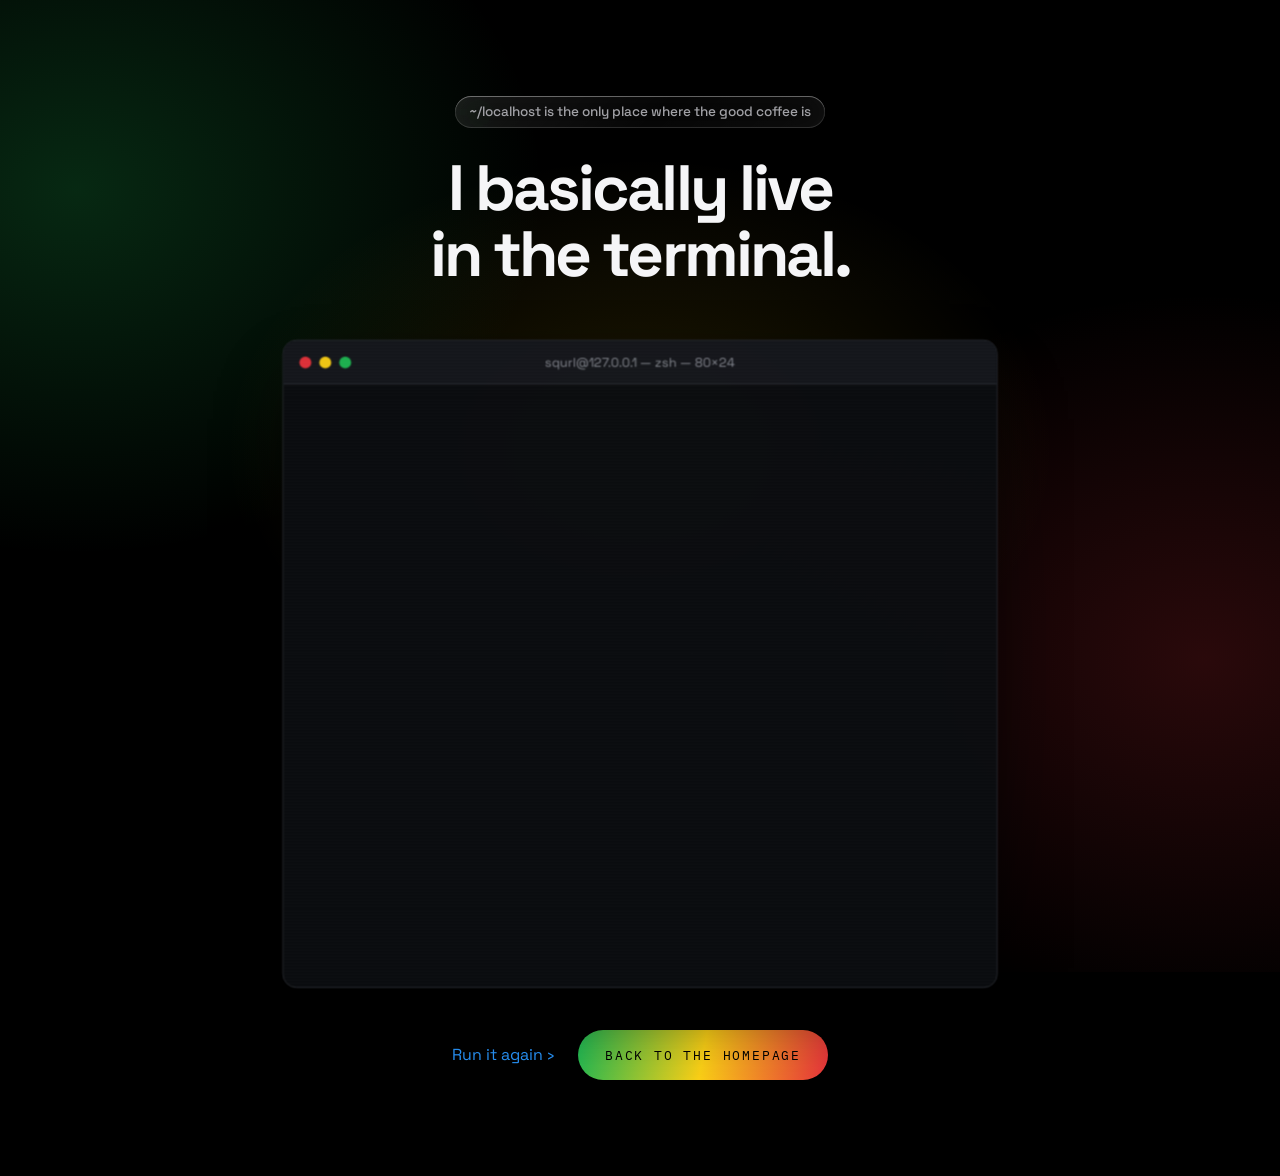
<file: terminal.html>
<!DOCTYPE html>
<!-- The "I live in the terminal" page, at /terminal. The server (Server.java) serves it
     with the same stylesheet and security rules as the home page. -->
<html lang="en">

  <head>
    <meta charset="UTF-8">
    <meta http-equiv="Content-Security-Policy" content="default-src 'self'; img-src 'self' data: https://*.google-analytics.com https://*.analytics.google.com https://*.googletagmanager.com; style-src 'self'; script-src 'self' https://www.googletagmanager.com; connect-src 'self' https://*.google-analytics.com https://*.analytics.google.com https://*.googletagmanager.com; object-src 'none'; base-uri 'none'; form-action 'none'">
    <meta name="viewport" content="width=device-width, initial-scale=1.0">
    <title>I live in the terminal · coding squrl</title>
    <meta name="description" content="coding_squrl basically lives in the terminal. Here's proof, typed out one command at a time.">
    <meta name="author" content="coding squrl">
    <link rel="canonical" href="https://codingsqurl.github.io/portfolio/terminal">
    <meta name="referrer" content="strict-origin-when-cross-origin">
    <link rel="icon" href="favicon.svg" type="image/svg+xml">
    <meta property="og:type" content="website">
    <meta property="og:title" content="I live in the terminal · coding squrl">
    <meta property="og:description" content="There's no place like 127.0.0.1.">
    <meta property="og:url" content="https://codingsqurl.github.io/portfolio/terminal">
    <meta property="og:image" content="https://codingsqurl.github.io/portfolio/og-image.png">
    <meta name="twitter:card" content="summary_large_image">
    <link rel="stylesheet" href="style.css?v=51b62191">
    <!-- Animations: GSAP, kept on this site, and motion.js, which says what moves. -->
    <script src="gsap.min.js" defer></script>
    <script src="motion.js?v=e60f9586" defer></script>
    <!-- Cookie banner + Google Analytics (only after the visitor accepts). -->
    <script src="consent.js?v=845dc4ef" defer></script>
  </head>

  <!-- term-page switches on the styles for this page (see "Terminal page" in style.css). -->
  <body class="term-page">

    <main class="term-main">
      <p class="eyebrow">~/localhost is the only place where the good coffee is</p>
      <h1>I basically live in the terminal.</h1>

      <!-- Without JavaScript (or for people who've asked for less motion) this is the whole
           session, finished. With it, motion.js (playTerminal) clears the screen and plays it
           live: nvim opens codingsqurl.cpp, the code gets typed in, :wq, then it's compiled
           and run. The program's code is kept in motion.js too, so change both together. -->
      <div class="term-window">
        <div class="term-bar" aria-hidden="true">
          <span class="term-dot term-dot-red"></span>
          <span class="term-dot term-dot-gold"></span>
          <span class="term-dot term-dot-green"></span>
          <span class="term-title">squrl@127.0.0.1 — zsh — 80×24</span>
        </div>

        <div class="term-screen">
          <ol class="term-lines">
            <li class="t-cmd"><span class="t-prompt">~ %</span> cat codingsqurl.cpp</li>
            <li class="t-code">#include &lt;iostream&gt;</li>
            <li class="t-code"> </li>
            <li class="t-code">// one squrl, one day</li>
            <li class="t-code">bool eat()   { return true;  }</li>
            <li class="t-code">bool sleep() { return true;  }</li>
            <li class="t-code">bool dead()  { return false; }</li>
            <li class="t-code"> </li>
            <li class="t-code">int main() {</li>
            <li class="t-code">    if (eat() &amp;&amp; sleep() &amp;&amp; !dead()) {</li>
            <li class="t-code">        std::cout &lt;&lt; "coffee &amp;&amp; code\n";</li>
            <li class="t-code">    } else {</li>
            <li class="t-code">        std::cout &lt;&lt; "brb, rebooting\n";</li>
            <li class="t-code">    }</li>
            <li class="t-code"> </li>
            <li class="t-code">    // where the good coffee is</li>
            <li class="t-code">    std::cout &lt;&lt; "there's no place like 127.0.0.1\n";</li>
            <li class="t-code">    return 0;</li>
            <li class="t-code">}</li>
            <li class="t-cmd"><span class="t-prompt">~ %</span> g++ -std=c++17 -o codingsqurl codingsqurl.cpp</li>
            <li class="t-cmd"><span class="t-prompt">~ %</span> ./codingsqurl</li>
            <li class="t-ok">coffee &amp;&amp; code</li>
            <li class="t-punchline">there's no place like 127.0.0.1</li>
            <li class="t-cmd"><span class="t-prompt">~ %</span> <span class="t-cursor" aria-hidden="true"></span></li>
          </ol>
        </div>
      </div>

      <p class="term-actions">
        <!-- Loading the page again restarts the animation. -->
        <a class="link-arrow" href="terminal">Run it again</a>
        <a class="button" href="./">Back to the homepage</a>
      </p>
    </main>

  </body>
</html>
</file>
<file: style.css>
/*
  CSS works like this:

    selector {
      property: value;
    }

  The selector picks WHICH elements to style.
  The properties inside the { } say HOW to style them.

  WHAT MAKES THIS LAYOUT "RESPONSIVE":
  (Scroll to "Lights" near the end for the glowing, shimmering bits.)
  1. Fluid sizes: clamp(min, preferred, max) lets text and spacing
     grow and shrink smoothly with the screen instead of jumping.
  2. A flexible grid: cards sit side by side when there is room and
     stack when there isn't, with no breakpoints needed.
  3. Media queries: @media rules make small adjustments at certain widths.
*/


/* ---------- Variables ----------
   Custom properties (names starting with --) store values we reuse.
   Change a colour here and it updates everywhere. */
:root {
  /* The whole site is dark, so tell the browser: scrollbars and form bits match. */
  color-scheme: dark;

  --text: #f5f5f7;
  --text-muted: #a1a1a6;
  /* Three near-blacks: the page, a slightly lifted section, and cards. */
  --bg-white: #000000;
  --bg-light: #0a0a0c;
  --bg-dark: #000000;
  --card-dark: #111113;
  /* Hairline borders: thin, faint white lines that separate things without shouting. */
  --border: rgba(255, 255, 255, 0.1);
  --border-strong: rgba(255, 255, 255, 0.18);
  --accent: #2997ff;
  --accent-hover: #4da9ff;

  /* The rasta colours the lights use: the headline, the skill chips and the
     terminal page. Change them here and they all change together. */
  --rasta-green: #1fb954;
  --rasta-gold: #fcd116;
  --rasta-red: #e8333c;

  --content-width: 980px;

  /* Side padding that is 16px on phones and grows to 32px on big screens. */
  --gutter: clamp(16px, 4vw, 32px);

  --glass-fill: linear-gradient(135deg,
    rgba(255, 255, 255, 0.08), rgba(255, 255, 255, 0.015) 55%, rgba(255, 255, 255, 0.04));
  --glass-blur: blur(24px) saturate(190%) brightness(1.08);
  --glass-edge:
    inset 0 1px 0 rgba(255, 255, 255, 0.3),
    inset 0 -1px 0 rgba(255, 255, 255, 0.06),
    inset 0 0 0 1px rgba(255, 255, 255, 0.09),
    inset 0 0 28px rgba(255, 255, 255, 0.035);
  --glass-drop: 0 10px 40px rgba(0, 0, 0, 0.35);
}


*,
*::before,
*::after {
  box-sizing: border-box;
}

/* Headings and short lines wrap evenly instead of leaving one word alone on the last line. */
h1, h2, h3, .lead, .eyebrow, .hero-sub {
  text-wrap: balance;
}

html {
  scroll-behavior: smooth;
  scroll-padding-top: 56px;
}

body {
  font-family: system-ui, -apple-system, "Segoe UI", Roboto, Helvetica, Arial, sans-serif;
  background-color: var(--bg-white);
  font-feature-settings: "ss01", "cv11";
  color: var(--text);
  line-height: 1.5;
  margin: 0;
  -webkit-font-smoothing: antialiased;
  /* Very long words (like a pasted link) wrap instead of pushing the page sideways. */
  overflow-wrap: break-word;
}

body::before {
  content: "";
  position: fixed;
  inset: 0;
  z-index: -1;
  pointer-events: none;
  background-image:
    radial-gradient(45% 50% at 12% 25%, rgba(31, 185, 84, 0.22), transparent 70%),
    radial-gradient(45% 50% at 88% 70%, rgba(232, 51, 60, 0.18), transparent 70%),
    radial-gradient(40% 40% at 50% 50%, rgba(252, 209, 22, 0.13), transparent 70%);
}

h1,
h2,
h3 {
  letter-spacing: -0.02em;
  line-height: 1.1;
  margin: 0 0 0.4em;
}

h1 {
  font-size: clamp(2.6rem, 8vw, 5.5rem);
  font-weight: 700;
  letter-spacing: -0.045em;
  line-height: 1.02;
}
h2 { font-size: clamp(2rem, 5vw, 3.5rem); }
h3 { font-size: clamp(1.4rem, 2.5vw, 1.75rem); }

p { margin: 0 0 1em; }

a {
  color: var(--accent);
  text-decoration: none;
}

a:hover {
  text-decoration: underline;
}


.site-nav {
  position: sticky;
  top: 0;
  z-index: 10;
  background: linear-gradient(180deg, rgba(255, 255, 255, 0.06), rgba(255, 255, 255, 0.02));
  backdrop-filter: var(--glass-blur);
  -webkit-backdrop-filter: var(--glass-blur);
  box-shadow: inset 0 -1px 0 rgba(255, 255, 255, 0.12), 0 8px 30px rgba(0, 0, 0, 0.25);
}

.nav-inner {
  max-width: var(--content-width);
  margin: 0 auto;
  padding: 0 var(--gutter);
  height: 48px;
  display: flex;
  align-items: center;
  justify-content: space-between;
}

.brand {
  font-weight: 600;
  color: var(--text);
  letter-spacing: -0.01em;
}

.nav-links {
  display: flex;
  gap: clamp(16px, 4vw, 32px);
  list-style: none;
  margin: 0;
  padding: 0;
}

.nav-links a {
  /* The padding makes each link at least 32px tall to tap, without moving the text. */
  display: inline-block;
  padding: 6px 0;
  font-size: 0.85rem;
  color: var(--text);
  opacity: 0.8;
  transition: opacity 0.2s;
}

.nav-links a:hover {
  opacity: 1;
  text-decoration: none;
}

.hero {
  text-align: center;
  /* Tall hero that still looks good on short phone screens. */
  padding: clamp(72px, 14vw, 150px) var(--gutter) clamp(56px, 10vw, 100px);
}

.eyebrow {
  display: inline-block;
  font-size: 0.85rem;
  font-weight: 500;
  color: var(--text-muted);
  padding: 6px 14px;
  border-radius: 980px;
  background: var(--glass-fill);
  backdrop-filter: var(--glass-blur);
  -webkit-backdrop-filter: var(--glass-blur);
  box-shadow: var(--glass-edge);
  margin-bottom: 28px;
}

/* The greeting steps back so the name can be huge: two sizes, one line each. */
.hero-hi {
  display: block;
  font-size: clamp(1.25rem, 3vw, 2rem);
  font-weight: 600;
  letter-spacing: -0.02em;
  color: var(--text-muted);
  margin-bottom: 0.2em;
}

.hero-name {
  /* Holds the caret, which motion.js slides along as the name types in. */
  position: relative;
  display: inline-block;
  white-space: nowrap;
  font-size: clamp(2.2rem, 14vw, 6rem);
  font-weight: 800;
  letter-spacing: -0.04em;
  line-height: 1;
  /* Room under the line so the gradient keeps the tails of the g and q. */
  padding-bottom: 0.08em;
}

/* The terminal caret: only shown while the name is being typed. */
.hero-caret {
  position: absolute;
  left: 0;
  top: 0.1em;
  width: 0.07em;
  height: 0.82em;
  border-radius: 1px;
  background: var(--rasta-gold);
  opacity: 0;
}

/* Before motion.js types the name, it's held back so it doesn't flash in whole first.
   If the script never runs, it shows anyway after a moment. */
@media (scripting: enabled) and (prefers-reduced-motion: no-preference) {
  /* .hero in front so this beats the shimmer rule further down. */
  .hero .hero-name {
    opacity: 0;
    animation: shimmer 8s linear infinite, show-anyway 0s 2.5s forwards;
  }
}

@keyframes show-anyway {
  to { opacity: 1; }
}

/* "Open to work" under the buttons, with a green light that pulses a few times. */
.hero-status {
  display: inline-flex;
  align-items: center;
  gap: 10px;
  margin: 36px 0 0;
  font-size: 0.9rem;
  color: var(--text-muted);
}

.status-dot {
  position: relative;
  width: 8px;
  height: 8px;
  border-radius: 50%;
  background: var(--rasta-green);
}

.status-dot::after {
  content: "";
  position: absolute;
  inset: 0;
  border-radius: 50%;
  background: var(--rasta-green);
  animation: status-ping 1.8s cubic-bezier(0.16, 1, 0.3, 1) 1.6s 4;
  opacity: 0;
}

@keyframes status-ping {
  from { transform: scale(1); opacity: 0.7; }
  to   { transform: scale(3.2); opacity: 0; }
}

.hero-sub {
  font-size: clamp(1.15rem, 2.2vw, 1.5rem);
  color: var(--text-muted);
  max-width: 32ch; /* "ch" = width of a character, so lines never get too long. */
  margin: 0 auto 1.5em;
}

.hero-actions {
  display: flex;
  flex-wrap: wrap; /* Lets the two links drop onto separate lines on tiny screens. */
  justify-content: center;
  align-items: center;
  gap: 16px 28px;
}


/* ---------- Buttons and links ---------- */

/* A rounded "pill" button. */
/* A rounded "pill" button: white on the dark page, so it's the first thing you see. */
.button {
  display: inline-block;
  /* Liquid glass. A brand button tints it with its colour in --tint (see below). */
  --tint: rgba(255, 255, 255, 0.14);
  background: linear-gradient(135deg, rgba(255, 255, 255, 0.22), rgba(255, 255, 255, 0) 60%), var(--tint);
  backdrop-filter: var(--glass-blur);
  -webkit-backdrop-filter: var(--glass-blur);
  box-shadow: var(--glass-edge), var(--glass-drop);
  color: #ffffff;
  font-weight: 500;
  padding: 12px 24px;
  border-radius: 980px; /* A huge radius makes the ends fully round. */
  font-size: 1rem;
  transition: filter 0.2s, transform 0.2s, box-shadow 0.2s;
}

/* On hover the glass catches more light. */
.button:hover {
  text-decoration: none;
  transform: translateY(-1px);
  filter: brightness(1.25);
  box-shadow: var(--glass-edge), 0 10px 34px rgba(255, 255, 255, 0.12);
}

/* A text link with a little arrow after it. */
.link-arrow::after {
  content: " ›";
}

.hero .link-arrow {
  color: var(--accent);
}


/* ---------- Full-width bands ---------- */

.band {
  padding: clamp(64px, 12vw, 120px) var(--gutter);
  text-align: center;
}

/* The bands have no background or borders of their own: the page's one background
   glow shows through all of them, so it reads as one continuous page. */

/* Centres the content and stops it getting too wide. */
.band-inner {
  max-width: var(--content-width);
  margin: 0 auto;
}

.lead {
  font-size: clamp(1.15rem, 2.2vw, 1.5rem);
  color: var(--text-muted);
  max-width: 36ch;
  margin: 0 auto 1.5em;
}

/* The same lead text, but lighter so it reads well on a black band. */
.lead-dark {
  color: var(--text-muted);
}


/* ---------- About: questions and answers ----------
   Each .qa-item is a mini two-column grid: question on the left, answer on the right.
   A thin line separates each pair, inside the About panel. */

.qa {
  max-width: 760px;
  margin: clamp(24px, 4vw, 40px) auto 0;
  padding: 0 clamp(20px, 3vw, 32px);
}

.qa-item {
  display: grid;
  grid-template-columns: minmax(0, 1fr) minmax(0, 2fr);
  gap: 8px clamp(16px, 4vw, 48px);
  align-items: baseline; /* Lines the question up with the first line of its answer. */
  padding: clamp(20px, 3vw, 28px) 0;
  border-top: 1px solid var(--border);
}

/* The panel's own edge frames the first and last pairs, so only the lines between show. */
.qa-item:first-child {
  border-top: 0;
}

.qa dt {
  font-weight: 600;
  font-size: clamp(1rem, 1.6vw, 1.15rem);
}

.qa dd {
  margin: 0; /* Browsers indent <dd> by default; we don't want that here. */
  color: var(--text-muted);
  font-size: clamp(1rem, 1.8vw, 1.25rem);
  line-height: 1.5;
}


/* ---------- Text-message chat ----------
   Only used by the hidden review section now.
   A "phone screen" panel holding message bubbles.
   .them = grey bubble on the left, .me = blue bubble on the right. */

.chat {
  /* The panel's background colour. The bubble tails use it too (see below). */
  --chat-bg: #ffffff;
  --bubble-me: #0b84fe;
  --bubble-them: #e9e9eb;

  max-width: 560px;
  margin: clamp(24px, 4vw, 40px) auto 0;
  background-color: var(--chat-bg);
  border-radius: 28px;
  /* A soft shadow lifts the panel off the page. */
  box-shadow: 0 10px 40px rgba(0, 0, 0, 0.08), 0 0 0 1px rgba(0, 0, 0, 0.05);
  overflow: hidden;
  text-align: left;
}

/* The top bar with the round avatar and name. */
.chat-header {
  display: flex;
  flex-direction: column;
  align-items: center;
  gap: 4px;
  padding: 16px;
  background-color: rgba(245, 245, 247, 0.9);
  border-bottom: 1px solid rgba(0, 0, 0, 0.08);
}

.avatar {
  width: 48px;
  height: 48px;
  border-radius: 50%; /* 50% turns a square into a circle. */
  display: grid;
  place-items: center; /* Centres the letter inside the circle. */
  font-size: 1.3rem;
  font-weight: 600;
  color: white;
}

.avatar-claude {
  background: linear-gradient(180deg, #e08a5f, #c8643b);
}

.chat-name {
  font-size: 0.8rem;
  color: var(--text);
}

/* Flexbox in a column stacks the bubbles. align-self (below) pushes them left or right. */
.chat-body {
  display: flex;
  flex-direction: column;
  gap: 3px;
  padding: 16px clamp(14px, 3vw, 20px) 20px;
}

.chat-time {
  text-align: center;
  font-size: 0.72rem;
  color: var(--text-muted);
  margin: 0 0 10px;
}

/* Every bubble shares these basics. */
.msg {
  position: relative; /* Lets the tail position itself against the bubble. */
  max-width: 78%;
  margin: 0;
  padding: 8px 14px;
  border-radius: 18px;
  font-size: clamp(0.95rem, 1.6vw, 1.05rem);
  line-height: 1.35;
  overflow-wrap: break-word;
}

.msg.me {
  align-self: flex-end; /* Right side. */
  background-color: var(--bubble-me);
  color: white;
}

.msg.them {
  align-self: flex-start; /* Left side. */
  background-color: var(--bubble-them);
  color: #000;
}

/* A little extra space after the last bubble in a group. */
.msg.tail {
  margin-bottom: 10px;
}

/* ----- The bubble "tail" -----
   Two invisible boxes sit at the bubble's bottom corner:
   ::before is bubble-coloured with a curved corner (the tail itself),
   ::after is panel-coloured and curves over it, carving out the hook shape. */
.msg.tail::before,
.msg.tail::after {
  content: "";
  position: absolute;
  bottom: 0;
  height: 20px;
}

.msg.me.tail::before {
  right: -7px;
  width: 20px;
  background-color: var(--bubble-me);
  border-bottom-left-radius: 16px 14px;
}

.msg.me.tail::after {
  right: -26px;
  width: 26px;
  background-color: var(--chat-bg);
  border-bottom-left-radius: 10px;
}

.msg.them.tail::before {
  left: -7px;
  width: 20px;
  background-color: var(--bubble-them);
  border-bottom-right-radius: 16px 14px;
}

.msg.them.tail::after {
  left: -26px;
  width: 26px;
  background-color: var(--chat-bg);
  border-bottom-right-radius: 10px;
}

/* The tiny "Delivered" / "Read" note under your last message. */
.msg-status {
  align-self: flex-end;
  font-size: 0.7rem;
  color: var(--text-muted);
  margin: -6px 4px 8px 0;
}

/* ----- Typing indicator: three dots that bounce in turn ----- */
.typing {
  display: flex;
  gap: 4px;
  padding: 12px 14px;
}

.typing span {
  width: 8px;
  height: 8px;
  border-radius: 50%;
  background-color: #8e8e93;
  animation: typing-bounce 1.2s infinite ease-in-out;
}

/* Each dot starts a little later than the one before it. */
.typing span:nth-child(2) { animation-delay: 0.15s; }
.typing span:nth-child(3) { animation-delay: 0.3s; }

@keyframes typing-bounce {
  0%, 60%, 100% { transform: translateY(0); opacity: 0.4; }
  30%           { transform: translateY(-4px); opacity: 1; }
}


/* ---------- Panels ----------
   Each section's content sits in one solid box: the projects, the "What I bring"
   points, the GitHub graphs and the questions. The things inside have no boxes of
   their own. The colours are GitHub's dark theme: #0d1117 behind, #30363d for the edge.
   No glass and no blur, so every section reads as one clean block. */
.card-grid,
.strengths-banner,
.github-panel,
.qa {
  background-color: #0d1117;
  border: 1px solid #30363d;
  border-radius: 18px;
  text-align: left;
}


/* ---------- Project grid ---------- */

/* The server sends up to four projects, newest first. The layout keeps every row full:
     - phones: one column of the newest three
     - medium screens: a 2-by-2 grid of all four
     - wide screens: one row of the newest three
   If there are fewer than four, medium screens stay a single column instead of
   leaving a gap. */
.card-grid {
  display: grid;
  grid-template-columns: 1fr;
  gap: clamp(28px, 4vw, 40px) clamp(24px, 4vw, 48px);
  padding: clamp(24px, 3.5vw, 40px);
  margin-top: clamp(32px, 5vw, 56px);
}

/* Columns and single rows show three. */
.card-grid > .card:nth-of-type(n + 4) {
  display: none;
}

/* Medium screens with four projects: a 2-by-2 grid. */
@media (min-width: 640px) and (max-width: 959.98px) {
  .card-grid:has(> .card:nth-of-type(4)) {
    grid-template-columns: repeat(2, 1fr);
  }

  .card-grid > .card:nth-of-type(4) {
    display: flex;
  }
}

/* Wide screens: one row of three. */
@media (min-width: 960px) {
  .card-grid {
    grid-template-columns: repeat(3, 1fr);
  }
}

/* Each card is a column, so its links sit along the bottom and line up across the row. */
.card {
  display: flex;
  flex-direction: column;
}

/* ---------- Strengths banner ----------
   The four "what I bring" points, blended into one panel instead of four
   separate cards: stacked top to bottom, no lines between them. */
.strengths-banner {
  margin-top: clamp(24px, 4vw, 40px);
  border-radius: 18px;
  overflow: hidden; /* keeps the segments inside the panel's rounded corners */
  text-align: left;
}

.strength {
  padding: clamp(16px, 2.2vw, 24px) clamp(20px, 3vw, 32px);
}

/* On wide screens the four points sit in two columns, two rows, so each line stays a
   comfortable length and the panel is filled evenly instead of half empty. */
@media (min-width: 860px) {
  .strengths-banner {
    display: grid;
    grid-template-columns: 1fr 1fr;
    column-gap: clamp(8px, 2vw, 24px);
    padding: clamp(8px, 1.2vw, 12px) 0;
  }
}

.strength h3 {
  margin: 6px 0 8px;
  font-size: clamp(1.1rem, 1.7vw, 1.3rem);
}

.strength p {
  color: var(--text-muted);
  margin: 0;
  /* The same size as the About answers, and lines no longer than about 65 letters,
     so it reads comfortably instead of running across the whole panel. */
  max-width: 65ch;
  font-size: clamp(1rem, 1.8vw, 1.15rem);
  line-height: 1.55;
}

/* Compress the strengths section a little: slightly less top and bottom room than a full band. */
#strengths {
  padding-block: clamp(44px, 8vw, 84px);
}

/* A project: just its label, name, summary and links, sitting in the Work panel. */
.card h3 {
  margin: 0 0 8px;
}

.card p {
  color: var(--text-muted);
  margin: 0;
}

.card .card-label {
  font-size: 0.8rem;
  font-weight: 500;
  letter-spacing: 0.01em;
  color: var(--accent);
  margin-bottom: 8px;
}

/* The "View code →" links on cards that come from GitHub. margin-top: auto pushes
   them to the bottom of the card, level with the links on the cards beside it. */
.card .card-links {
  margin-top: auto;
  padding-top: 16px;
  display: flex;
  flex-wrap: wrap;
  gap: 16px;
}

.card .card-links a {
  color: var(--accent);
}


/* ---------- Contribution graph ----------
   One square per day for the past year, drawn as an SVG by the server.
   The data and colours match the graph on my GitHub profile. */

/* The GitHub panel holds all three graphs. It looks like every other section's
   panel (see "Panels" above): one solid box, no glass. */
.github-panel {
  padding: clamp(20px, 3vw, 32px);
  margin: clamp(32px, 5vw, 56px) 0 0;
}

/* Each graph is just a part of the panel, spaced apart, with no box of its own. */
.contrib {
  margin: 0;
}

.contrib + .contrib {
  margin-top: clamp(28px, 4vw, 40px);
}

.contrib figcaption {
  color: var(--text);
  font-weight: 600;
  margin-bottom: 14px;
}

/* The SVG stretches to the card's width. On a phone that would make the squares
   specks, so it stops shrinking at 620px and scrolls sideways instead.
   row-reverse makes it start scrolled to the right end: the most recent weeks. */
.contrib-scroll {
  display: flex;
  flex-direction: row-reverse;
  overflow-x: auto;
  scrollbar-width: thin;
  scrollbar-color: #3a3a3c transparent;
  border-radius: 6px;
}

.contrib-scroll:focus-visible {
  outline: 2px solid var(--accent);
  outline-offset: 4px;
}

.contrib svg {
  display: block;
  flex: 0 0 auto;
  width: 100%;
  min-width: 620px;
  height: auto;
}

.contrib text {
  fill: var(--text-muted);
  font-size: 9px;
}

/* On phones the wide graphs are drawn at 620px and shrink a little, which made their
   labels about 8px. Bigger text here brings them back to a readable 10-11px. */
@media (max-width: 700px) {
  .contrib:not(.overview) text {
    font-size: 12px;
  }
}

/* Shades from "no commits" (0) to "lots of commits" (4). These are GitHub's exact
   dark-mode colours, copied from its own stylesheet (--contribution-default-bgColor-0
   to -4 in github.com's dark theme, November 2026). If GitHub changes them, update these. */
.contrib-l0 { fill: #151b23; background-color: #151b23; }
.contrib-l1 { fill: #033a16; background-color: #033a16; }
.contrib-l2 { fill: #196c2e; background-color: #196c2e; }
.contrib-l3 { fill: #2ea043; background-color: #2ea043; }
.contrib-l4 { fill: #56d364; background-color: #56d364; }

.contrib-legend {
  display: flex;
  align-items: center;
  justify-content: flex-end;
  gap: 4px;
  margin: 12px 0 0;
  color: var(--text-muted);
  font-size: 0.8rem;
}

.contrib-legend span {
  width: 10px;
  height: 10px;
  border-radius: 2px;
}


/* ---------- Activity overview ----------
   Like "Activity overview" on my GitHub profile: the repos I worked in, and a cross
   whose arms show how my work splits between commits, issues, pull requests and reviews. */

/* Like GitHub: on wide screens the repos sit on the left and the cross on the right;
   on narrow screens the cross drops below. The heading spans both. */
.overview {
  display: grid;
  grid-template-columns: 1fr;
  align-items: center;
  gap: 8px 32px;
}

@media (min-width: 720px) {
  .overview {
    /* 360px is the cross's own drawing width (its viewBox), so on wide screens it's drawn
       at 1:1 and its labels show at their full 12.5px instead of being squeezed smaller. */
    grid-template-columns: minmax(0, 1fr) minmax(0, 360px);
  }

  .overview figcaption {
    grid-column: 1 / -1;
  }
}

.overview-repos {
  color: #d2d2d7;
  margin: 0;
}

.overview-repos a {
  color: var(--accent);
}

/* The cross fills its column, up to 360px (its natural size). Its labels are drawn a little bigger than the
   other graphs' so they stay readable when it shrinks to fit a phone. overflow: visible
   is a safety net, so a long label is never clipped at the canvas edge. */
.overview svg {
  display: block;
  width: 100%;
  /* The wide graphs have min-width: 620px (see .contrib svg) so they scroll on phones.
     The cross must not inherit that, or it grows past the panel's right edge. */
  min-width: 0;
  max-width: 360px;
  height: auto;
  margin: 0 auto;
  overflow: visible;
}

.overview text {
  font-size: 12.5px;
}

.overview-arm {
  stroke: #2ea043;
  stroke-width: 1.5;
}

.overview-shape {
  fill: #2ea043;
  fill-opacity: 0.35;
  stroke: #56d364;
  stroke-width: 3;
  stroke-linejoin: round;
}

.overview-dot {
  fill: #151b23;
  stroke: #56d364;
  stroke-width: 2;
}


/* ---------- Activity graph ----------
   A line under the squares: how many contributions each of the last 31 days had.
   In the same panel as the contribution graph, in the same GitHub greens. */

.activity-grid {
  stroke: #2c2c2e;
  stroke-width: 1;
}

.activity-area {
  fill: #2ea043;
  fill-opacity: 0.15;
}

.activity-line {
  fill: none;
  stroke: #56d364;
  stroke-width: 2;
  stroke-linejoin: round;
  stroke-linecap: round;
}

.activity-dot {
  fill: #56d364;
  stroke: #151b23;
  stroke-width: 1.5;
}

.activity-dot:hover {
  fill: var(--text);
}

/* The "+N" that floats off a busy day while the graph plays (motion.js). */
.contrib text.activity-burst {
  fill: var(--text);
  font-size: 13px;
  font-weight: 700;
}


/* ---------- Skill chips ---------- */

.skills-title {
  margin-top: clamp(48px, 7vw, 72px);
  /* 20% bigger than the other h3s. */
  font-size: clamp(1.68rem, 3vw, 2.1rem);
}

.chips {
  list-style: none;
  padding: 0;
  margin: 19px auto 0;
  max-width: 864px;
  display: flex;
  flex-wrap: wrap; /* Chips flow onto new lines as the screen narrows. */
  justify-content: center;
  gap: 12px;
}

.chips li {
  padding: 7px 17px;
  border-radius: 980px;
  border: 1px solid var(--border);
  background-color: rgba(255, 255, 255, 0.03);
  color: #d2d2d7;
  font-size: 1.08rem;
}


/* ---------- Footer ---------- */

.site-footer {
  text-align: center;
  font-size: 0.75rem;
  color: var(--text-muted);
  padding: 20px var(--gutter);
}

.site-footer p {
  margin: 0;
}

/* ----- Links card -----
   From Uiverse.io by craig_8499 - https://uiverse.io/craig_8499/nice-parrot-39
   MIT License, Copyright (c) craig_8499 (Cosmodo)

   The footer's links (index.html): a black slab that says LINKS. Pointing at it, or
   tabbing into it, lifts it off its stack of grey slabs and flips it to a grid of logos.
   Every class sits under .links-card so its generic names can't clash with the rest
   of the site. JetBrains Mono isn't loaded (no outside fonts), so the system monospace
   font stands in. */
.links-card {
  position: relative;
  width: 300px;
  height: 110px;
  cursor: pointer;
}

.links-card .concrete-block {
  position: absolute;
  top: 0;
  left: 0;
  width: 100%;
  height: 100%;
  background: #000;
  border: 8px solid #000;
  transition: all 0.6s cubic-bezier(0.19, 1, 0.22, 1);
  overflow: hidden;
}

.links-card:is(:hover, :focus-within) .concrete-block {
  transform: translate(-12px, -12px) rotate(-2deg);
  box-shadow:
    12px 12px 0 #333,
    24px 24px 0 #666,
    36px 36px 0 #999;
}

.links-card .concrete-texture {
  position: absolute;
  top: 0;
  left: 0;
  width: 100%;
  height: 100%;
  background: repeating-linear-gradient(
      45deg,
      #000 0px,
      #000 2px,
      #111 2px,
      #111 4px
    ),
    repeating-linear-gradient(
      -45deg,
      transparent 0px,
      transparent 8px,
      rgba(255, 255, 255, 0.05) 8px,
      rgba(255, 255, 255, 0.05) 10px
    );
  opacity: 0.3;
}

.links-card .main-content {
  position: relative;
  width: 100%;
  height: 100%;
  display: flex;
  align-items: center;
  justify-content: center;
  z-index: 2;
}

.links-card .title-text {
  color: #fff;
  font-size: 32px;
  font-weight: 400;
  letter-spacing: 6px;
  text-transform: uppercase;
  transition: all 0.5s cubic-bezier(0.68, -0.55, 0.265, 1.55);
  text-shadow:
    2px 2px 0 #333,
    4px 4px 0 #666;
}

.links-card:is(:hover, :focus-within) .title-text {
  opacity: 0;
  transform: translateY(-40px) rotateX(90deg) scale(0.3);
  filter: blur(8px);
}

.links-card .social-grid {
  position: absolute;
  top: 0;
  left: 0;
  width: 100%;
  height: 100%;
  display: grid;
  grid-template-columns: repeat(2, 1fr);
  grid-template-rows: repeat(2, 1fr);
  gap: 3px;
  padding: 14px;
  opacity: 0;
  transform: translateY(40px) rotateX(-90deg) scale(1.3);
  transition: all 0.6s cubic-bezier(0.68, -0.55, 0.265, 1.55);
}

.links-card:is(:hover, :focus-within) .social-grid {
  opacity: 1;
  transform: translateY(0) rotateX(0deg) scale(1);
}

.links-card .social-cell {
  position: relative;
  background: #fff;
  border: 4px solid #000;
  display: flex;
  align-items: center;
  justify-content: center;
  transition: all 0.4s cubic-bezier(0.68, -0.55, 0.265, 1.55);
  overflow: hidden;
}

.links-card .social-cell:nth-child(1) {
  transition-delay: 0.1s;
}
.links-card .social-cell:nth-child(2) {
  transition-delay: 0.1s;
}
.links-card .social-cell:nth-child(3) {
  transition-delay: 0.1s;
}
.links-card .social-cell:nth-child(4) {
  transition-delay: 0.1s;
}

.links-card .social-cell:hover {
  background: #000;
  transform: scale(1.1) rotate(5deg);
  border-color: #fff;
  z-index: 10;
  box-shadow: 8px 8px 0 rgba(0, 0, 0, 0.3);
}

.links-card .social-cell:hover .social-icon {
  fill: #fff;
  transform: scale(1.2) rotate(-5deg);
}

.links-card .social-icon {
  width: 24px;
  height: 24px;
  fill: #000;
  transition: all 0.3s cubic-bezier(0.68, -0.55, 0.265, 1.55);
}

.links-card .slab-bg {
  position: absolute;
  background: #ddd;
  border: 4px solid #000;
  z-index: -1;
  transition: all 0.6s cubic-bezier(0.19, 1, 0.22, 1);
}

.links-card .slab-1 {
  top: 18px;
  left: 18px;
  width: 264px;
  height: 74px;
}

.links-card .slab-2 {
  top: 36px;
  left: 36px;
  width: 228px;
  height: 38px;
}

.links-card:is(:hover, :focus-within) .slab-1 {
  transform: translate(20px, 20px) rotate(1deg);
}

.links-card:is(:hover, :focus-within) .slab-2 {
  transform: translate(-10px, 30px) rotate(-1deg);
}

.links-card .corner-bracket {
  position: absolute;
  width: 20px;
  height: 20px;
  border: 4px solid #000;
  background: #fff;
  transition: all 0.4s cubic-bezier(0.68, -0.55, 0.265, 1.55);
}

.links-card .bracket-tl {
  top: -10px;
  left: -10px;
  border-right: none;
  border-bottom: none;
}

.links-card .bracket-tr {
  top: -10px;
  right: -10px;
  border-left: none;
  border-bottom: none;
}

.links-card .bracket-bl {
  bottom: -10px;
  left: -10px;
  border-right: none;
  border-top: none;
}

.links-card .bracket-br {
  bottom: -10px;
  right: -10px;
  border-left: none;
  border-top: none;
}

.links-card:is(:hover, :focus-within) .corner-bracket {
  transform: scale(1.5);
  background: #000;
  border-color: #fff;
}

.links-card .type-accent {
  position: absolute;
  top: -30px;
  left: 0;
  font-family: "JetBrains Mono", monospace;
  font-size: 12px;
  font-weight: 700;
  letter-spacing: 2px;
  color: #000;
  transition: all 0.4s ease;
  opacity: 0;
}

.links-card:is(:hover, :focus-within) .type-accent {
  opacity: 1;
  transform: translateY(5px);
}

.links-card .rivet {
  position: absolute;
  width: 8px;
  height: 8px;
  background: #000;
  border-radius: 50%;
  border: 2px solid #333;
  transition: all 0.3s ease;
}

.links-card .rivet:nth-child(1) {
  top: 10px;
  left: 10px;
}
.links-card .rivet:nth-child(2) {
  top: 10px;
  right: 10px;
}
.links-card .rivet:nth-child(3) {
  bottom: 10px;
  left: 10px;
}
.links-card .rivet:nth-child(4) {
  bottom: 10px;
  right: 10px;
}

.links-card:is(:hover, :focus-within) .rivet {
  background: #fff;
  transform: scale(1.5);
}

.links-card .scan-effect {
  position: absolute;
  top: 0;
  left: -100%;
  width: 4px;
  height: 100%;
  background: linear-gradient(180deg, transparent, #fff, transparent);
  transition: all 0.8s cubic-bezier(0.25, 0.46, 0.45, 0.94);
  opacity: 0.8;
}

.links-card:is(:hover, :focus-within) .scan-effect {
  left: 100%;
}

.links-card .paper-texture {
  position: absolute;
  top: 0;
  left: 0;
  width: 100%;
  height: 100%;
  background: radial-gradient(
      circle at 20% 50%,
      transparent 20%,
      rgba(255, 255, 255, 0.3) 21%,
      rgba(255, 255, 255, 0.3) 34%,
      transparent 35%,
      transparent
    ),
    linear-gradient(
      0deg,
      transparent 24%,
      rgba(255, 255, 255, 0.05) 25%,
      rgba(255, 255, 255, 0.05) 26%,
      transparent 27%,
      transparent 74%,
      rgba(255, 255, 255, 0.05) 75%,
      rgba(255, 255, 255, 0.05) 76%,
      transparent 77%,
      transparent
    );
  pointer-events: none;
}

/* Fitting it into the footer. */
.links-card {
  /* Room above for the SYS//SOCIAL_LINKS label, and below for the shadows it throws
     when it lifts. */
  margin: 56px auto 60px;
  text-align: left;
  font-size: 1rem;
}

/* The page is dark, so the label is light grey instead of black, or it would vanish. */
.links-card .type-accent {
  color: var(--text-muted);
}

/* The links can only be clicked once the grid is showing. Without this, a first tap on a
   phone would land on a link you can't see yet. Now the first tap opens the card and the
   next one picks a link. */
.links-card .social-grid {
  pointer-events: none;
}

.links-card:is(:hover, :focus-within) .social-grid {
  pointer-events: auto;
}

/* Tabbing onto a logo looks the same as pointing at it. */
.links-card .social-cell:focus-visible {
  background: #000;
  transform: scale(1.1) rotate(5deg);
  border-color: #fff;
  z-index: 10;
  box-shadow: 8px 8px 0 rgba(0, 0, 0, 0.3);
}

.links-card .social-cell:focus-visible .social-icon {
  fill: #fff;
  transform: scale(1.2) rotate(-5deg);
}

/* Which Discord link shows (see the comment by the card in index.html). Phones and
   tablets, and anything unsure: the web link, which opens the app if it's installed. */
.links-card .social-cell.discord-app {
  display: none;
}

/* Very narrow phones: the card is 300px wide plus its corner brackets, so it shrinks a
   little to fit between the page edges. */
@media (max-width: 359px) {
  .links-card {
    scale: 0.88;
  }
}

/* Less motion: the card still opens, but straight away, with no flips or swings. */
@media (prefers-reduced-motion: reduce) {
  .links-card,
  .links-card * {
    transition-duration: 0.01ms !important;
    transition-delay: 0s !important;
  }
}

/* ----- Links card: themed to match the rest of the page -----
   Same shape and the same moves as the original, in this site's look: the dark panel
   every section uses, the rasta colours from the hero, and the glass of the buttons.
   These come after the original rules, so they win where both set something. */

/* The slab is a panel like the others: GitHub's dark colours, rounded corners. */
.links-card .concrete-block {
  background: #0d1117;
  border: 1px solid #30363d;
  border-radius: 18px;
}

/* When it lifts, its stepped shadows are green, gold and red instead of greys. */
.links-card:is(:hover, :focus-within) .concrete-block {
  box-shadow:
    12px 12px 0 rgba(31, 185, 84, 0.45),
    24px 24px 0 rgba(252, 209, 22, 0.3),
    36px 36px 0 rgba(232, 51, 60, 0.25);
}

/* The diagonal texture in the panel's own colours, and only the faint lines from the
   paper texture (its big grey circle didn't belong on this page). */
.links-card .concrete-texture {
  background: repeating-linear-gradient(45deg, #0d1117 0 2px, #161b22 2px 4px);
  opacity: 0.5;
}

.links-card .paper-texture {
  background: linear-gradient(0deg,
    transparent 24%, rgba(255, 255, 255, 0.04) 25%, rgba(255, 255, 255, 0.04) 26%,
    transparent 27%, transparent 74%, rgba(255, 255, 255, 0.04) 75%,
    rgba(255, 255, 255, 0.04) 76%, transparent 77%);
}

/* LINKS in the hero name's rasta gradient, flowing the same way. */
.links-card .title-text {
  font-weight: 700;
  background: linear-gradient(90deg,
    var(--rasta-green), var(--rasta-gold), var(--rasta-red),
    var(--rasta-gold), var(--rasta-green)) 0 0 / 200% 100%;
  -webkit-background-clip: text;
  background-clip: text;
  color: transparent;
  text-shadow: none;
  animation: shimmer 8s linear infinite;
}

/* The slabs behind are smaller panels, edged in green and red. */
.links-card .slab-bg {
  background: #0d1117;
  border: 1px solid #30363d;
  border-radius: 14px;
}

.links-card .slab-1 { border-color: rgba(31, 185, 84, 0.6); }
.links-card .slab-2 { border-color: rgba(232, 51, 60, 0.6); }

/* The logo tiles are the site's liquid glass, tinted with each service's colour. */
.links-card .social-grid {
  gap: 8px;
}

.links-card .social-cell {
  --tint: rgba(255, 255, 255, 0.1);
  background: linear-gradient(135deg, rgba(255, 255, 255, 0.22), rgba(255, 255, 255, 0) 60%), var(--tint);
  border: 1px solid rgba(255, 255, 255, 0.12);
  border-radius: 12px;
  box-shadow: var(--glass-edge);
}

.links-card .social-cell[href*="linkedin.com"] { --tint: rgba(10, 102, 194, 0.55); }
.links-card .social-cell[href*="github.com"]   { --tint: rgba(36, 41, 47, 0.75); }
.links-card .social-cell[href*="discord"]      { --tint: rgba(88, 101, 242, 0.55); }
.links-card .social-cell[href*="buymeacoffee"] { --tint: rgba(255, 221, 0, 0.75); }

.links-card .social-icon {
  width: 22px;
  height: 22px;
  fill: #ffffff;
}

.links-card .social-cell[href*="buymeacoffee"] .social-icon {
  fill: #000000;
}

/* Pointing at a tile (or tabbing to it) still grows and tilts it, and the glass catches
   more light, instead of the tile turning black. */
.links-card .social-cell:is(:hover, :focus-visible) {
  background: linear-gradient(135deg, rgba(255, 255, 255, 0.22), rgba(255, 255, 255, 0) 60%), var(--tint);
  border-color: rgba(255, 255, 255, 0.35);
  box-shadow: var(--glass-edge), 0 8px 24px rgba(0, 0, 0, 0.45);
  filter: brightness(1.2);
}

.links-card .social-cell:is(:hover, :focus-visible) .social-icon {
  fill: #ffffff;
}

.links-card .social-cell[href*="buymeacoffee"]:is(:hover, :focus-visible) .social-icon {
  fill: #000000;
}

/* The corner brackets are thin rasta lines: green, gold, gold, red. They still grow
   when the card opens, and keep their colour. */
.links-card .corner-bracket {
  background: transparent;
  border-width: 2px;
  border-color: var(--bracket);
}

.links-card .bracket-tl { --bracket: var(--rasta-green); border-top-left-radius: 6px; }
.links-card .bracket-tr { --bracket: var(--rasta-gold);  border-top-right-radius: 6px; }
.links-card .bracket-bl { --bracket: var(--rasta-gold);  border-bottom-left-radius: 6px; }
.links-card .bracket-br { --bracket: var(--rasta-red);   border-bottom-right-radius: 6px; }

.links-card:is(:hover, :focus-within) .corner-bracket {
  background: transparent;
  border-color: var(--bracket);
}

/* The label above reads like the terminal page's prompt, in rasta green. */
.links-card .type-accent {
  color: var(--rasta-green);
}

/* The sweep of light across the slab is a soft gold. */
.links-card .scan-effect {
  background: linear-gradient(180deg, transparent, var(--rasta-gold), transparent);
  opacity: 0.6;
}

@media (prefers-reduced-motion: reduce) {
  .links-card .title-text {
    animation: none;
  }
}

.discord-fallback {
  display: none;
}

/* Computers with a mouse: the link that opens the Discord app, plus the browser fallback. */
@media (hover: hover) and (pointer: fine) {
  .links-card .social-cell.discord-web {
    display: none;
  }

  .links-card .social-cell.discord-app {
    display: flex;
  }

  .discord-fallback {
    display: block;
    margin: 0 0 16px;
  }
}

.discord-fallback a {
  color: var(--text-muted);
  text-decoration: underline;
}


/* ---------- Lights ----------
   The few things that shimmer and glow. It's all CSS, with no script.

   Safety rule: nothing here flashes more than twice a second. Faster flashing
   can trigger seizures (WCAG's limit is 3 a second), so the lights pulse,
   sweep and fade instead of strobing. The reduced-motion block at the end of
   the file switches all of it off for people who've asked for less motion. */

/* ----- Hero: the name in rasta colours: green, gold and red -----
   The gradient is twice as wide as the text and slides slowly along it, so the
   colours flow through the name. The loop repeats the first colour at the end
   so there's no jump when it starts again. */
.hero-name {
  background: linear-gradient(90deg,
    var(--rasta-green), var(--rasta-gold), var(--rasta-red),
    var(--rasta-gold), var(--rasta-green)) 0 0 / 200% 100%;
  -webkit-background-clip: text;
  background-clip: text;
  color: transparent;
  animation: shimmer 8s linear infinite;
}

@keyframes shimmer {
  from { background-position: 0% 0; }
  to   { background-position: 200% 0; }
}

/* ----- Contribution graph: the green squares twinkle ----- */
.contrib rect.contrib-l1,
.contrib rect.contrib-l2,
.contrib rect.contrib-l3,
.contrib rect.contrib-l4 {
  animation: twinkle 2.8s ease-in-out infinite;
}

/* Different squares twinkle at different moments, so it shimmers instead of blinking all at once. */
.contrib rect:nth-of-type(5n + 1) { animation-delay: -0.5s; }
.contrib rect:nth-of-type(5n + 2) { animation-delay: -1.1s; }
.contrib rect:nth-of-type(5n + 3) { animation-delay: -1.7s; }
.contrib rect:nth-of-type(5n + 4) { animation-delay: -2.3s; }

/* motion.js adds .is-offscreen while the graph or the chips are out of view, so their
   loops pause instead of running unseen. */
.contrib.is-offscreen rect,
.chips.is-offscreen li {
  animation-play-state: paused;
}

@keyframes twinkle {
  0%, 100% { opacity: 1; }
  50%      { opacity: 0.45; }
}

/* ----- Skill chips: a wave of light runs along them, one after another ----- */
.chips li {
  --bulb: var(--rasta-green);
  animation: chip-light 6.65s ease-in-out infinite;
}

/* motion.js holds the wave back until the chips scroll into view, so it starts from the
   first chip when you actually see it. Without the script the wave just runs. */
.chips-wait .chips:not(.lit) li {
  animation: none;
}

.chips li:nth-child(3n + 2) { --bulb: var(--rasta-gold); }
.chips li:nth-child(3n + 3) { --bulb: var(--rasta-red); }

/* Each chip waits 0.35s longer than the one before, so the light runs along the row. */
.chips li:nth-child(1)  { animation-delay: 0s; }
.chips li:nth-child(2)  { animation-delay: 0.35s; }
.chips li:nth-child(3)  { animation-delay: 0.7s; }
.chips li:nth-child(4)  { animation-delay: 1.05s; }
.chips li:nth-child(5)  { animation-delay: 1.4s; }
.chips li:nth-child(6)  { animation-delay: 1.75s; }
.chips li:nth-child(7)  { animation-delay: 2.1s; }
.chips li:nth-child(8)  { animation-delay: 2.45s; }
.chips li:nth-child(9)  { animation-delay: 2.8s; }
.chips li:nth-child(10) { animation-delay: 3.15s; }
.chips li:nth-child(11) { animation-delay: 3.5s; }
.chips li:nth-child(12) { animation-delay: 3.85s; }
.chips li:nth-child(13) { animation-delay: 4.2s; }
.chips li:nth-child(14) { animation-delay: 4.55s; }
.chips li:nth-child(15) { animation-delay: 4.9s; }
.chips li:nth-child(16) { animation-delay: 5.25s; }
.chips li:nth-child(17) { animation-delay: 5.6s; }
.chips li:nth-child(18) { animation-delay: 5.95s; }
.chips li:nth-child(19) { animation-delay: 6.3s; }

@keyframes chip-light {
  0%, 30%, 100% {
    border-color: rgba(255, 255, 255, 0.2);
    box-shadow: none;
    color: #d2d2d7;
  }
  12% {
    border-color: var(--bulb);
    box-shadow: 0 0 12px var(--bulb);
    color: #ffffff;
  }
}


/* ---------- Animation helpers (motion.js) ----------
   motion.js adds these elements and classes. Without it, none of this applies. */

/* The scroll progress line along the bottom of the nav, in rasta colours. */
.scroll-progress {
  position: absolute;
  left: 0;
  right: 0;
  bottom: 0;
  height: 2px;
  background: linear-gradient(90deg, var(--rasta-green), var(--rasta-gold), var(--rasta-red));
  transform-origin: 0 50%;
  transform: scaleX(0);
  pointer-events: none;
}

/* The glass pill that slides under the nav link for the section you're on. */
.nav-links {
  position: relative;
  isolation: isolate; /* keeps the pill behind the links, not behind the whole page */
  align-items: center;
}

.nav-pill {
  position: absolute;
  left: 0;
  top: 50%;
  height: 28px;
  margin-top: -14px;
  z-index: -1;
  border-radius: 980px;
  background: var(--glass-fill), rgba(255, 255, 255, 0.06);
  box-shadow: var(--glass-edge);
  pointer-events: none;
  opacity: 0;
}

.nav-links a[aria-current] {
  opacity: 1;
}

/* GSAP moves the buttons itself, so the CSS hover lift steps aside to avoid a tug of war. */
.gsap-motion .button {
  transition: filter 0.2s, box-shadow 0.2s;
}

.gsap-motion .button:hover {
  transform: none;
}

/* A soft light that follows the cursor across the dark panels. */
.spotlight {
  position: relative;
  --mx: 50%;
  --my: 50%;
  --spot: 0;
}

.spotlight::before {
  content: "";
  position: absolute;
  inset: 0;
  border-radius: inherit;
  pointer-events: none;
  opacity: var(--spot);
  background: radial-gradient(420px circle at var(--mx) var(--my),
    rgba(255, 255, 255, 0.07), transparent 60%);
}

/* Keeps the panel's contents above the light. */
.spotlight > * {
  position: relative;
}

/* The moving background glow. motion.js swaps it in for body::before, which paints the
   same three blobs but can't move. It's a little bigger than the screen so the edges
   never show when the blobs drift. */
.glow-live body::before {
  display: none;
}

.glow-layer {
  position: fixed;
  inset: -8%;
  z-index: -1;
  pointer-events: none;
}

.glow-layer span {
  position: absolute;
  inset: 0;
}

.glow-green { background: radial-gradient(45% 50% at 12% 25%, rgba(31, 185, 84, 0.22), transparent 70%); }
.glow-red   { background: radial-gradient(45% 50% at 88% 70%, rgba(232, 51, 60, 0.18), transparent 70%); }
.glow-gold  { background: radial-gradient(40% 40% at 50% 50%, rgba(252, 209, 22, 0.13), transparent 70%); }

/* The terminal's window dots can be clicked. */
.term-page .term-dot {
  cursor: pointer;
}


/* ---------- Cookie banner ----------
   Added by consent.js. A glass card floating at the bottom of the screen. */

.cookie-banner {
  position: fixed;
  left: var(--gutter);
  right: var(--gutter);
  bottom: var(--gutter);
  z-index: 20;
  max-width: 560px;
  margin: 0 auto;
  padding: 16px 20px;
  border-radius: 20px;
  /* Darker than the other glass so page text behind it doesn't show through the words. */
  background: var(--glass-fill), rgba(10, 10, 12, 0.88);
  backdrop-filter: var(--glass-blur);
  -webkit-backdrop-filter: var(--glass-blur);
  box-shadow: var(--glass-edge), var(--glass-drop);
  color: var(--text);
  display: flex;
  flex-wrap: wrap;
  align-items: center;
  gap: 12px 16px;
}

.cookie-banner[hidden] {
  display: none;
}

.cookie-text {
  flex: 1 1 260px;
  margin: 0;
  font-size: 0.875rem;
  color: var(--text-muted);
}

.cookie-actions {
  display: flex;
  gap: 8px;
}

/* Buttons are <button>s here, so clear the browser's default button look. */
.cookie-banner .button {
  border: 0;
  font: inherit;
  font-size: 0.875rem;
  padding: 8px 18px;
  cursor: pointer;
}

/* Accept uses the normal glass button. Decline is quieter, but still clearly a button. */
.cookie-banner .cookie-decline {
  --tint: rgba(255, 255, 255, 0.04);
}


/* ---------- Media queries ----------
   These rules only apply when the screen matches the condition. */

@media (max-width: 600px) {
  /* Stack each question above its answer. */
  .qa-item {
    grid-template-columns: 1fr;
  }

  /* Bubbles can use more of the width on a small screen. */
  .msg {
    max-width: 85%;
  }

  /* Four nav links plus the name is a squeeze on phones, so tighten them up. */
  .nav-links a {
    font-size: 0.75rem;
  }
}

/* Tiny phones (an iPhone SE is 320px wide): squeeze the nav a little more. */
@media (max-width: 360px) {
  .nav-links {
    gap: 12px;
  }

  .brand {
    font-size: 0.95rem;
  }
}

/* Big screens: let the content spread out a bit more. */
@media (min-width: 1440px) {
  :root {
    --content-width: 1120px;
  }
}

/* Respect people who've asked their device to reduce motion. */
@media (prefers-reduced-motion: reduce) {
  html {
    scroll-behavior: auto;
  }

  .button {
    transition: none;
  }

  /* The lights stay on, but hold still. */
  .hero-name,
  .status-dot::after,
  .contrib rect,
  .contrib rect.contrib-l1,
  .contrib rect.contrib-l2,
  .contrib rect.contrib-l3,
  .contrib rect.contrib-l4,
  .chips li {
    /* The twinkle rule names each shade, so it's more specific than ".contrib rect".
       Naming them here too makes sure the squares really do hold still. */
    animation: none;
  }

  .typing span {
    animation: none;
    opacity: 0.6;
  }
}


/* ---------- Terminal page (/terminal) ----------
   A terminal window that types out a short session, one line at a time, all in CSS
   (motion.js only animates the window opening). Every line starts hidden and appears at its own
   moment, --d. Command lines then "type" their text: the text sits in a box that
   widens one character (1ch, in a monospace font) at a time, --n characters in all. */

.term-main {
  max-width: 820px;
  margin: 0 auto;
  min-height: 100vh;
  padding: clamp(48px, 10vw, 96px) var(--gutter);
  display: flex;
  flex-direction: column;
  align-items: center;
  justify-content: center;
  text-align: center;
}

.term-main h1 {
  font-size: clamp(2.2rem, 6.5vw, 4rem);
  margin-bottom: clamp(28px, 5vw, 48px);
}

.term-window {
  width: 100%;
  text-align: left;
  background-color: #0b0d10;
  border: 1px solid #2a2d33;
  border-radius: 14px;
  box-shadow: 0 30px 80px -20px rgba(0, 0, 0, 0.9);
  overflow: hidden;
  position: relative;
}

/* Faint scanlines over the screen, like an old monitor. */
.term-window::after {
  content: "";
  position: absolute;
  inset: 0;
  pointer-events: none;
  background: repeating-linear-gradient(to bottom, rgba(255, 255, 255, 0.025) 0 1px, transparent 1px 3px);
}

.term-bar {
  display: flex;
  align-items: center;
  gap: 8px;
  padding: 12px 16px;
  background-color: #16181d;
  border-bottom: 1px solid #2a2d33;
}

.term-dot {
  width: 12px;
  height: 12px;
  border-radius: 50%;
  flex: 0 0 auto;
}

.term-dot-red   { background-color: var(--rasta-red); }
.term-dot-gold  { background-color: var(--rasta-gold); }
.term-dot-green { background-color: var(--rasta-green); }

.term-title {
  flex: 1;
  text-align: center;
  margin-right: 60px; /* balances the three dots, so the title sits in the middle */
  color: #8b8f98;
  font-size: 0.8rem;
  white-space: nowrap;
  overflow: hidden;
  text-overflow: ellipsis;
}

/* The screen is 80×24 like the title says: 24 rows tall, so nothing jumps when nvim
   opens and closes. It only grows if the finished session (no JavaScript) needs more. */
.term-screen {
  --pad: clamp(12px, 2.5vw, 20px);
  padding: var(--pad);
  font-family: ui-monospace, "SF Mono", Menlo, Consolas, "Liberation Mono", monospace;
  font-size: clamp(0.62rem, 2vw, 0.92rem);
  line-height: 1.6;
  color: #d2d2d7;
  min-height: calc(24 * 1.6em + 2 * var(--pad));
  overflow-x: auto;
}

.term-lines {
  list-style: none;
  margin: 0;
  padding: 0;
}

.term-lines li { white-space: pre; }

.t-prompt { color: var(--rasta-green); font-weight: 600; }
.t-code   { color: #a1a1a6; }
.t-ok     { color: var(--rasta-green); font-weight: 600; }
.t-punchline { color: var(--rasta-gold); font-weight: 600; }

/* A block cursor. It blinks while waiting and holds still while something is typed. */
.t-cursor {
  display: inline-block;
  width: 0.6em;
  height: 1.1em;
  vertical-align: text-bottom;
  background-color: #d2d2d7;
  animation: term-blink 1.1s steps(1) infinite;
}

.t-cursor.is-typing { animation: none; }

@keyframes term-blink {
  50% { opacity: 0; }
}

/* ----- nvim, drawn by motion.js -----
   22 rows of buffer, a statusline and the command line: 24 rows in all. The mode
   block on the statusline is green in NORMAL, gold in INSERT and red on the : line. */
.nv {
  display: flex;
  flex-direction: column;
  height: calc(24 * 1.6em);
}

.nv-buf { flex: 1; }

.nv-row { white-space: pre; }

.nv-num { color: #4b5263; }
.nv-row.is-current .nv-num { color: var(--rasta-gold); }
.nv-row.is-empty .nv-num { color: #3d4a7a; }

.nv-caret {
  display: inline-block;
  width: 1ch;
  height: 1.2em;
  vertical-align: text-bottom;
  background-color: #d2d2d7;
}

.nv[data-mode="insert"] .nv-caret { width: 2px; }

.nv-status {
  display: flex;
  gap: 1ch;
  white-space: pre;
  background-color: #16181d;
  border-radius: 4px;
  overflow: hidden;
}

.nv-mode {
  padding: 0 1ch;
  font-weight: 700;
  color: #0b0d10;
  background-color: var(--rasta-green);
}

.nv[data-mode="insert"] .nv-mode { background-color: var(--rasta-gold); }
.nv[data-mode="command"] .nv-mode { background-color: var(--rasta-red); color: #fff; }

.nv-mod   { color: var(--rasta-gold); }
.nv-right { margin-left: auto; padding-right: 1ch; color: #8b8f98; }

.nv-cmd {
  white-space: pre;
  min-height: 1.6em;
}

.nv[data-mode="insert"] .nv-cmd { font-weight: 700; }

/* C++ colours, in the rasta palette where it fits. */
.sx-k { color: #ff7b72; }                         /* bool, if, return… */
.sx-t { color: #79c0ff; }                         /* std, cout */
.sx-f { color: var(--rasta-gold); }               /* function names */
.sx-s { color: #7ee787; }                         /* strings and <iostream> */
.sx-n { color: #d2a8ff; }                         /* numbers */
.sx-p { color: #ff9e64; }                         /* #include */
.sx-c { color: #6e7681; font-style: italic; }     /* comments */

/* Screen readers get the finished session (a hidden copy) instead of the animation. */
.term-sr {
  position: absolute;
  width: 1px;
  height: 1px;
  overflow: hidden;
  clip-path: inset(50%);
  white-space: nowrap;
}

.term-actions {
  display: flex;
  flex-wrap: wrap;
  align-items: center;
  justify-content: center;
  gap: 24px;
  margin: clamp(28px, 5vw, 44px) 0 0;
}

/* Reduced motion: the finished session, with a steady cursor. */
@media (prefers-reduced-motion: reduce) {
  .t-cursor { animation: none; }
}


/* ---------- Taste pass (2026-11-27) ---------- */

/* A clear focus ring on everything you can Tab to, visible on the dark and light bands. */
:focus-visible {
  /* Outline only: the buttons animate box-shadow, which would make the ring fade in late. */
  outline: 2px solid #ffffff;
  outline-offset: 3px;
}

/* "Skip to content": hidden until a keyboard user presses Tab, then it shows at the top. */
.skip-link {
  position: fixed;
  left: 16px;
  top: -100px;
  z-index: 1000;
  padding: 12px 16px;
  border-radius: 8px;
  background: #ffffff;
  color: #000000;
  font-weight: 600;
  text-decoration: none;
}

.skip-link:focus {
  top: 12px;
}


/* ---------- Cube intro ----------
   From Uiverse.io by lukepadiachy - https://uiverse.io/lukepadiachy/funny-moose-89
   MIT License, Copyright (c) lukepadiachy (🅿️adi)

   A Rubik's cube covers the page when it first loads. motion.js solves it, then flies
   into the green side on its own and the page shows through ("Cube intro" there).
   The class names all start with "cube-" so they can't clash with anything else here.

   It only shows when scripts run and the device hasn't asked for less motion. If
   motion.js never runs, the cube gets out of the way by itself after 8 seconds. */
.cube-intro {
  display: none;
}

@media (scripting: enabled) and (prefers-reduced-motion: no-preference) {
  .cube-intro {
    position: fixed;
    inset: 0;
    /* Above the nav and the cookie banner, just under the skip link. */
    z-index: 999;
    display: flex;
    flex-direction: column;
    align-items: center;
    justify-content: center;
    /* A dim spotlight behind the cube, so its black plastic stands out from the dark. */
    background: radial-gradient(ellipse 60% 55% at 50% 48%, #1b1c20 0%, #0b0b0d 45%, #000000 80%);
    overflow: hidden;
    animation: cube-intro-gone 0s 8s forwards;
  }

  /* motion.js is running, so it decides when the cube goes. */
  .cube-intro-live .cube-intro {
    animation: none;
  }
}

@keyframes cube-intro-gone {
  to { visibility: hidden; }
}

/* While the cube is solving or zooming, the page underneath doesn't scroll. */
.cube-intro-lock,
.cube-intro-lock body {
  overflow: hidden;
}

/* Keep the scrollbar's space, so the page doesn't shift sideways when the lock lifts. */
.cube-intro-lock {
  scrollbar-gutter: stable;
}

.cube-intro-loader {
  /* The flat green copy (.cube-intro-flat) is placed inside this box, so it's the reference. */
  position: relative;
  width: 200px;
  height: 200px;
  perspective: 1000px;
}

.cube-intro-cube {
  width: 100%;
  height: 100%;
  position: relative;
  transform-style: preserve-3d;
  animation: cube-intro-spin 5s infinite linear;
}

/* motion.js takes over the spin to slow it down and land on the green side. */
.cube-intro-cube.is-solving {
  animation: none;
}

.cube-intro-face {
  position: absolute;
  display: flex;
  flex-wrap: wrap;
  width: 100%;
  height: 100%;
}

.cube-intro-front  { transform: translateZ(100px); }
.cube-intro-back   { transform: rotateY(180deg) translateZ(100px); }
.cube-intro-left   { transform: rotateY(-90deg) translateZ(100px); }
.cube-intro-right  { transform: rotateY(90deg) translateZ(100px); }
.cube-intro-top    { transform: rotateX(90deg) translateZ(100px); }
.cube-intro-bottom { transform: rotateX(-90deg) translateZ(100px); }

.cube-intro-sticker {
  width: calc(100% / 3);
  height: calc(100% / 3);
  box-sizing: border-box;
  border: 1px solid #000;
}

/* The sticker colours: the official Rubik's cube ones. The original element has five;
   a solved cube needs six, so orange is added. */
.cube-red    { --sticker: #c41e3a; }
.cube-orange { --sticker: #ff5800; }
.cube-yellow { --sticker: #ffd500; }
.cube-green  { --sticker: #009e60; }
.cube-blue   { --sticker: #0051ba; }
.cube-white  { --sticker: #f4f4f4; }

.cube-intro-sticker {
  background: var(--sticker);
}

/* ----- The real cube (built by motion.js) -----
   26 pieces of black plastic with rounded edges. Every side of a piece that faces out
   carries a sticker, set in from the edge with rounded corners and a slight sheen.
   motion.js turns the layers and sets --shade on each sticker from where the light is. */
.cube-piece {
  position: absolute;
  left: calc(100% / 3);
  top: calc(100% / 3);
  width: calc(100% / 3);
  height: calc(100% / 3);
  transform-style: preserve-3d;
}

.cube-facelet {
  --shade: 0;
  position: absolute;
  inset: 0;
  border-radius: 9%;
  /* The plastic: near-black, a touch lighter at the top left where the light comes from. */
  background: linear-gradient(145deg, #1e1e22, #070708);
  backface-visibility: hidden;
}

/* The sticker. */
.cube-facelet::before {
  content: "";
  position: absolute;
  inset: 7.5%; /* INSET in motion.js */
  border-radius: 16%;
  background-color: var(--sticker);
  background-image: linear-gradient(145deg,
    color-mix(in srgb, var(--sticker) 72%, #ffffff) 0%,
    var(--sticker) 40%,
    color-mix(in srgb, var(--sticker) 82%, #000000) 100%);
  box-shadow:
    inset 0 1px 1px rgba(255, 255, 255, 0.35),
    inset 0 -2px 4px rgba(0, 0, 0, 0.25);
}

/* The sides that face into the cube are bare plastic. */
.cube-facelet.is-inner::before {
  display: none;
}

/* The light: a dark layer over the whole face, thicker the further it faces from the light. */
.cube-facelet::after {
  content: "";
  position: absolute;
  inset: 0;
  border-radius: inherit;
  background: #000000;
  opacity: var(--shade);
}

/* A soft shadow on the floor under the cube. */
.cube-intro-floor {
  position: absolute;
  left: 50%;
  top: calc(50% + 150px);
  width: 260px;
  height: 46px;
  margin-left: -130px;
  border-radius: 50%;
  background: radial-gradient(closest-side, rgba(0, 0, 0, 0.85), rgba(0, 0, 0, 0));
  pointer-events: none;
}

/* Once solved, the green side as a flat 3x3 for the zoom (see .is-flat below). */
.cube-intro-flat {
  position: absolute;
  inset: 0;
  display: grid;
  grid-template-columns: repeat(3, 1fr);
  grid-template-rows: repeat(3, 1fr);
  /* What the 3D perspective made the front look like (1000 / 900), so nothing jumps. */
  transform: scale(1.1111);
}

.cube-intro-flat .cube-facelet {
  position: relative;
  inset: auto;
}

@keyframes cube-intro-spin {
  0% {
    transform: rotateX(0deg) rotateY(0deg);
  }
  100% {
    transform: rotateX(360deg) rotateY(360deg);
  }
}

/* Once solved, motion.js swaps the 3D cube for the flat green side (.cube-intro-flat),
   so the zoom needs no perspective. */
.cube-intro.is-flat .cube-intro-loader {
  perspective: none;
}



/* ---------- Editorial layout (2026-11-27) ----------
   Borrowed from how studioblunt.com works, in this site's own look: a thin info bar
   across the top, the hero as a two-column spread in big type, projects as a list you
   can switch to a grid, and the contribution graph as a 3D skyline. */

/* ----- Info bar -----
   The name, a live clock, this year's contribution count, the links, and the open light.
   Small, quiet type in a row, like a status line. */
.nav-inner {
  max-width: none;
  gap: clamp(16px, 3vw, 40px);
  justify-content: flex-start;
}

.nav-meta {
  font-size: 0.8rem;
  color: var(--text-muted);
  font-variant-numeric: tabular-nums;
  letter-spacing: 0.04em;
}

.nav-meta:empty {
  display: none;
}

.nav-links {
  margin-left: auto;
}

.nav-status {
  display: inline-flex;
  align-items: center;
  gap: 8px;
  font-size: 0.8rem;
  color: var(--text-muted);
  white-space: nowrap;
}

/* Phones and small tablets: just the name and the links, as before. */
@media (max-width: 899.98px) {
  .nav-meta,
  .nav-status {
    display: none;
  }
}

/* ----- Hero: a two-column spread -----
   The name on the left, the one-line pitch on the right in big type, both left-aligned
   on the same top line. On phones they stack. */
.hero {
  text-align: left;
}

.hero-grid {
  max-width: 1280px;
  margin: 0 auto;
  display: grid;
  gap: clamp(28px, 4vw, 56px);
}

.hero-sub {
  /* Big statement type: the page's second-loudest line. */
  font-size: clamp(1.6rem, 3.4vw, 3.2rem);
  font-weight: 500;
  line-height: 1.1;
  letter-spacing: -0.025em;
  color: var(--text);
  max-width: 22ch;
  margin: 0;
}

.hero-actions {
  justify-content: flex-start;
  margin-top: clamp(24px, 3vw, 36px);
}

/* Phones and tablets: name, then the pitch, then the buttons and the open light. */
@media (max-width: 959.98px) {
  .hero-grid {
    gap: 0;
  }

  .hero-main {
    display: contents;
  }

  .hero h1 { order: 1; }
  .hero-sub { order: 2; margin-top: clamp(18px, 4vw, 28px); }
  .hero-actions { order: 3; }
  .hero-status { order: 4; }
}

@media (min-width: 960px) {
  .hero-grid {
    grid-template-columns: 1fr 1fr;
    align-items: start;
  }

  /* The name shares the width with the pitch now, so it's sized to fit its column. */
  .hero-name {
    font-size: clamp(2.2rem, 6.2vw, 5rem);
  }

  .hero-sub {
    /* Lines up with the name rather than the small greeting above it. */
    padding-top: clamp(1.25rem, 3vw, 2rem);
  }
}

/* ----- View toggles: "Projects: List Grid", "Graph: 3D 2D" -----
   Plain words; the one that's on is underlined, like a tab. */
.view-toggle {
  display: flex;
  align-items: baseline;
  gap: 4px 18px;
  flex-wrap: wrap;
  margin-top: clamp(28px, 4vw, 44px);
  font-size: 0.9rem;
}

.view-toggle[hidden] {
  display: none;
}

.view-label {
  color: var(--text-muted);
}

.view-toggle button {
  padding: 6px 0; /* a 32px tall tap area */
  border: 0;
  background: none;
  color: var(--text-muted);
  font: inherit;
  cursor: pointer;
  text-underline-offset: 4px;
  transition: color 0.2s;
}

.view-toggle button:hover {
  color: var(--text);
}

.view-toggle button[aria-pressed="true"] {
  color: var(--text);
  text-decoration: underline;
  text-decoration-thickness: 1px;
}

/* The panel right under a toggle sits a little closer to it. */
.view-toggle + .card-grid,
.view-toggle + .github-panel {
  margin-top: 16px;
}

/* ----- Projects as a list -----
   The same project cards, laid out as rows: number, name, language and date, what it
   is, and its links. Every project shows (the grid shows three or four). */
#work .card-grid.is-list {
  display: block;
  padding: 6px clamp(18px, 2.5vw, 28px);
  counter-reset: project;
}

#work .card-grid.is-list > .card {
  display: grid;
  grid-template-columns: 3.2ch minmax(9ch, 1fr) minmax(14ch, 1fr) minmax(0, 2.4fr) auto;
  grid-template-areas: "num name label desc links";
  align-items: baseline;
  column-gap: clamp(12px, 2vw, 24px);
  padding: 15px 0;
  border-top: 1px solid #30363d;
}

#work .card-grid.is-list > .card:first-child,
#work .card-grid.is-list > .card:first-of-type {
  border-top: 0;
}

#work .card-grid.is-list > .card::before {
  counter-increment: project;
  content: counter(project, decimal-leading-zero);
  grid-area: num;
  color: var(--text-muted);
  font-size: 0.85rem;
  font-variant-numeric: tabular-nums;
}

#work .card-grid.is-list .card h3 {
  grid-area: name;
  margin: 0;
  font-size: 1.05rem;
}

#work .card-grid.is-list .card .card-label {
  grid-area: label;
  margin: 0;
  font-size: 0.85rem;
}

/* What it is: one line, cut off with "…" if it's long. */
#work .card-grid.is-list .card p:not(.card-label):not(.card-links) {
  grid-area: desc;
  white-space: nowrap;
  overflow: hidden;
  text-overflow: ellipsis;
  font-size: 0.95rem;
}

#work .card-grid.is-list .card .card-links {
  grid-area: links;
  margin: 0;
  padding: 0;
  gap: 14px;
  font-size: 0.9rem;
  white-space: nowrap;
}

/* Rows lighten a touch under the pointer, so it's clear which one you're on. */
#work .card-grid.is-list > .card:hover {
  background: linear-gradient(90deg, transparent, rgba(255, 255, 255, 0.03) 15%, rgba(255, 255, 255, 0.03) 85%, transparent);
}

/* Phones: each row stacks under its number, and the description wraps in full. */
@media (max-width: 719.98px) {
  #work .card-grid.is-list > .card {
    grid-template-columns: 3.2ch minmax(0, 1fr);
    grid-template-areas:
      "num name"
      ". label"
      ". desc"
      ". links";
    row-gap: 6px;
  }

  #work .card-grid.is-list .card p:not(.card-label):not(.card-links) {
    white-space: normal;
  }
}

/* ----- The contribution graph in 3D -----
   motion.js draws the year as a skyline of blocks on a canvas. The 2D squares stay in
   the page for screen readers, just out of sight. */
.contrib-3d {
  display: none;
  position: relative;
}

.contrib.is-3d .contrib-3d {
  display: block;
}

.contrib.is-3d .contrib-scroll {
  position: absolute;
  width: 1px;
  height: 1px;
  overflow: hidden;
  clip-path: inset(50%);
}

/* motion.js sets the height to fit the drawing, once it knows the width. */
.contrib-3d canvas {
  display: block;
  width: 100%;
  height: clamp(160px, 22vw, 300px);
}


/* =====================================================================
   Futurist look (2026-11-27)
   Restyled after futurist-iq.com, in this site's own colours: the black page, a particle
   field drifting behind everything (motion.js draws it), the rasta gradient, Space
   Grotesk for words and IBM Plex Mono for small labels, glassy cards with a hairline
   edge, and pill buttons. It sits last so it wins over the older rules above; the
   older rules still do the layout work this block doesn't touch.
   ===================================================================== */

/* Both fonts are served from this site (the security rules allow no outside files).
   Space Grotesk is one variable file that covers every weight from 300 to 700. */
@font-face {
  font-family: "Space Grotesk";
  src: url("space-grotesk.woff2") format("woff2-variations"), url("space-grotesk.woff2") format("woff2");
  font-weight: 300 700;
  font-style: normal;
  font-display: swap;
}
@font-face {
  font-family: "IBM Plex Mono";
  src: url("plex-mono.woff2") format("woff2");
  font-weight: 400;
  font-style: normal;
  font-display: swap;
}

:root {
  /* This site's own colours: black, soft white, and rasta green, gold and red. */
  --c-bg: #000000;
  --c-bg-soft: #0a0a0c;
  --c-ink: #f5f5f7;
  --c-ink-dim: #a1a1a6;
  --c-green: #1fb954;
  --c-gold: #fcd116;
  --c-red: #e8333c;
  --c-line: rgba(255, 255, 255, 0.1);
  --c-glow: rgba(31, 185, 84, 0.45);
  --grad-brand: linear-gradient(100deg, var(--c-green) 0%, var(--c-gold) 50%, var(--c-red) 100%);
  --font-sans: "Space Grotesk", system-ui, sans-serif;
  --font-mono: "IBM Plex Mono", ui-monospace, SFMono-Regular, Menlo, monospace;
  --ease-out: cubic-bezier(0.22, 1, 0.36, 1);

  --content-width: 1200px;
  --gutter: clamp(1.25rem, 4vw, 4rem);
}

::selection {
  background: var(--c-green);
  color: #000;
}

body {
  font-family: var(--font-sans);
  font-feature-settings: normal;
  background-color: var(--c-bg);
  overflow-x: clip;
}

/* The WebGL particle field. It sits with the glow, behind every section. */
.gl-canvas {
  position: fixed;
  inset: 0;
  width: 100%;
  height: 100vh;
  height: 100dvh;
  z-index: -1;
  pointer-events: none;
}

/* ----- Type ----- */
h1, h2, h3 {
  font-family: var(--font-sans);
}
h2 {
  font-size: clamp(1.9rem, 4.6vw, 3.8rem);
  font-weight: 540;
  letter-spacing: -0.02em;
  line-height: 1.04;
}
h3 {
  font-weight: 520;
  letter-spacing: -0.01em;
  line-height: 1.15;
}

/* The small green label over each heading, in monospace capitals. */
.t-label {
  font-family: var(--font-mono);
  font-size: 0.72rem;
  font-weight: 400;
  letter-spacing: 0.22em;
  text-transform: uppercase;
  color: var(--c-green);
  margin: 0 0 1.25rem;
}

/* The brand gradient, painted into text. */
.t-grad {
  background: var(--grad-brand);
  -webkit-background-clip: text;
  background-clip: text;
  color: transparent;
}



/* ----- Nav -----
   No glass panel any more: a dark fade from the top of the screen, like the reference. */
.site-nav {
  background: linear-gradient(180deg, rgba(0, 0, 0, 0.92), rgba(0, 0, 0, 0.55) 70%, rgba(0, 0, 0, 0));
  backdrop-filter: blur(6px);
  -webkit-backdrop-filter: blur(6px);
  box-shadow: none;
}
.nav-inner {
  height: 64px;
  padding: 0 var(--gutter);
}
.brand {
  font-size: 1.12rem;
  font-weight: 560;
  letter-spacing: -0.02em;
  color: var(--c-ink);
}
.brand em {
  font-style: normal;
  background: var(--grad-brand);
  -webkit-background-clip: text;
  background-clip: text;
  color: transparent;
}
.brand:hover {
  text-decoration: none;
}
.nav-meta,
.nav-status {
  font-family: var(--font-mono);
  font-size: 0.72rem;
  letter-spacing: 0.12em;
  text-transform: uppercase;
}
.nav-links a {
  font-family: var(--font-mono);
  font-size: 0.74rem;
  letter-spacing: 0.16em;
  text-transform: uppercase;
  color: var(--c-ink-dim);
  opacity: 1;
  transition: color 0.3s ease;
}
.nav-links a:hover,
.nav-links a[aria-current] {
  color: var(--c-ink);
}
.nav-pill {
  background: rgba(255, 255, 255, 0.06);
  box-shadow: inset 0 0 0 1px rgba(255, 255, 255, 0.16);
}
.nav-links {
  gap: clamp(14px, 2.4vw, 32px);
}
.nav-links li a {
  padding: 6px 12px;
}

/* ----- Buttons -----
   The main button is a gradient pill with dark monospace capitals; the second one is
   an outline of the same shape. */
.button {
  display: inline-flex;
  align-items: center;
  gap: 0.7rem;
  background: var(--grad-brand);
  backdrop-filter: none;
  -webkit-backdrop-filter: none;
  box-shadow: none;
  color: var(--c-bg);
  font-family: var(--font-mono);
  font-size: 0.8rem;
  font-weight: 500;
  letter-spacing: 0.14em;
  text-transform: uppercase;
  padding: 0.95rem 1.7rem;
  border-radius: 999px;
  transition: transform 0.35s var(--ease-out), box-shadow 0.35s ease;
}
.button:hover {
  filter: none;
  transform: translateY(-2px) scale(1.02);
  box-shadow: 0 10px 40px -8px var(--c-glow);
}
.gsap-motion .button {
  transition: box-shadow 0.35s ease;
}
.gsap-motion .button:hover {
  filter: none;
}
.hero .link-arrow {
  display: inline-flex;
  align-items: center;
  border: 1px solid var(--c-line);
  border-radius: 999px;
  color: var(--c-ink);
  font-family: var(--font-mono);
  font-size: 0.8rem;
  letter-spacing: 0.14em;
  text-transform: uppercase;
  padding: 0.95rem 1.7rem;
  transition: border-color 0.35s ease, box-shadow 0.35s ease;
}
.hero .link-arrow::after {
  content: none;
}
.hero .link-arrow:hover {
  text-decoration: none;
  border-color: var(--c-green);
  box-shadow: 0 10px 40px -12px var(--c-glow);
}

/* ----- Hero -----
   One left-aligned column over the particle field: the open-to-work label, the huge
   gradient name, the one-line pitch, then the buttons. The right side stays open so
   the particles show through. */
.hero {
  position: relative;
  min-height: calc(100vh - 64px);
  min-height: calc(100svh - 64px);
  display: flex;
  align-items: center;
  padding: 3rem var(--gutter) 6rem;
}
.hero-grid {
  width: 100%;
  max-width: var(--content-width);
  display: flex;
  flex-direction: column;
  align-items: flex-start;
  gap: 1.6rem;
}
.hero-main {
  display: contents;
}
.hero-status {
  order: 0;
  margin: 0;
  gap: 12px;
}
.hero h1 {
  order: 1;
  margin: 0;
}
.hero-sub {
  order: 2;
  font-size: clamp(1.05rem, 1.4vw, 1.25rem);
  font-weight: 400;
  line-height: 1.65;
  letter-spacing: 0;
  color: var(--c-ink-dim);
  max-width: 46ch;
  margin: 0;
  padding-top: 0;
}
.hero-actions {
  order: 3;
  margin-top: 0.6rem;
  gap: 1rem;
}
.hero-hi {
  font-size: clamp(1.15rem, 2.2vw, 1.7rem);
  font-weight: 500;
  color: var(--c-ink-dim);
  letter-spacing: -0.01em;
}
.hero-name,
.hero .hero-name {
  font-size: clamp(2.6rem, 10.5vw, 8rem);
  font-weight: 560;
  letter-spacing: -0.035em;
  line-height: 0.98;
  padding-bottom: 0.1em;
  background: linear-gradient(90deg,
    var(--c-green), var(--c-gold), var(--c-red), var(--c-gold), var(--c-green)) 0 0 / 200% 100%;
  -webkit-background-clip: text;
  background-clip: text;
  color: transparent;
}
@media (min-width: 960px) {
  .hero-name,
  .hero .hero-name {
    font-size: clamp(4rem, 8.2vw, 8rem);
  }
}
.hero-caret {
  background: var(--c-gold);
}

/* "Scroll", bobbing gently at the bottom of the hero. */
.hero-scroll {
  position: absolute;
  left: 50%;
  bottom: 2rem;
  margin: 0;
  color: var(--c-ink-dim);
  transform: translateX(-50%);
  animation: hero-scroll 2.4s ease-in-out infinite;
}
@keyframes hero-scroll {
  0%, 100% { opacity: 0.7; transform: translateX(-50%); }
  50%      { opacity: 1; transform: translate(-50%, 6px); }
}
@media (max-height: 560px) {
  .hero-scroll { display: none; }
}

/* ----- Sections -----
   Left-aligned, with the label, the heading and a short dim line under it. */
.band {
  text-align: left;
  padding-block: clamp(4.5rem, 12vh, 8rem);
}
#strengths {
  padding-block: clamp(4.5rem, 12vh, 8rem);
}
.band h2 {
  max-width: 18ch;
}
.lead,
.lead-dark {
  font-size: clamp(1.02rem, 1.3vw, 1.18rem);
  line-height: 1.65;
  color: var(--c-ink-dim);
  max-width: 52ch;
  margin: 0 0 1.5em;
}

/* ----- Cards -----
   Translucent dark glass with a hairline edge. On hover the edge turns green, the card
   lifts a little, and a soft light follows the cursor (motion.js sets --mx/--my). */
.card-grid,
.strengths-banner,
.github-panel,
.qa,
.strength {
  background: linear-gradient(160deg, rgba(17, 17, 19, 0.72), rgba(0, 0, 0, 0.4));
  backdrop-filter: blur(8px);
  -webkit-backdrop-filter: blur(8px);
  border: 1px solid var(--c-line);
  border-radius: 1.25rem;
}
.spotlight::before {
  background: radial-gradient(420px circle at var(--mx) var(--my), rgba(255, 255, 255, 0.07), transparent 60%);
}

/* What I bring: four separate cards in a 2-by-2 grid, numbered like the reference. */
.strengths-banner {
  display: grid;
  grid-template-columns: 1fr;
  gap: 1.4rem;
  margin-top: clamp(2rem, 4vw, 3rem);
  padding: 0;
  background: none;
  backdrop-filter: none;
  -webkit-backdrop-filter: none;
  border: 0;
  border-radius: 0;
  overflow: visible;
}
@media (min-width: 860px) {
  .strengths-banner {
    grid-template-columns: 1fr 1fr;
    padding: 0;
  }
}
.strengths-banner.spotlight::before {
  content: none;
}
.strength {
  display: flex;
  flex-direction: column;
  gap: 0.9rem;
  padding: clamp(1.5rem, 2.5vw, 2.4rem);
  transition: border-color 0.4s ease, transform 0.4s var(--ease-out);
}
.strength:hover {
  border-color: rgba(31, 185, 84, 0.5);
  transform: translateY(-4px);
}
.strength h3 {
  margin: 0;
  font-size: clamp(1.25rem, 2.2vw, 1.8rem);
}
.strength p {
  font-size: clamp(1rem, 1.25vw, 1.1rem);
  line-height: 1.65;
}
.card .card-label,
.strength .card-label {
  font-family: var(--font-mono);
  font-size: 0.74rem;
  font-weight: 400;
  letter-spacing: 0.03em;
  color: var(--accent);
  margin: 0;
}
.card p {
  line-height: 1.6;
}
.card .card-links a {
  font-family: var(--font-mono);
  font-size: 0.78rem;
  letter-spacing: 0.08em;
  text-transform: uppercase;
}

/* Projects as a list: hairlines in the new line colour, numbers in mono blue. */
#work .card-grid.is-list > .card {
  border-top-color: var(--c-line);
}
#work .card-grid.is-list > .card::before {
  font-family: var(--font-mono);
  font-size: 0.75rem;
  color: var(--accent);
  opacity: 0.8;
}
#work .card-grid.is-list .card h3 {
  font-size: 1.1rem;
}
#work .card-grid.is-list .card .card-label {
  font-size: 0.72rem;
}
#work .card-grid.is-list > .card:hover {
  background: linear-gradient(90deg, transparent, rgba(255, 255, 255, 0.03) 15%, rgba(255, 255, 255, 0.03) 85%, transparent);
}

/* The view switches and graph captions in the label voice. */
.view-toggle,
.view-label,
.view-toggle button,
.contrib figcaption,
.contrib-legend {
  font-family: var(--font-mono);
  letter-spacing: 0.06em;
}
.view-toggle {
  justify-content: flex-start;
}
.contrib figcaption {
  font-weight: 400;
  font-size: 0.8rem;
  letter-spacing: 0.1em;
  text-transform: uppercase;
  color: var(--c-ink-dim);
}

/* ----- About: questions and answers ----- */
.qa {
  margin-left: 0;
  margin-right: 0;
}
.qa dt {
  font-weight: 520;
}
.qa-item {
  border-color: var(--c-line);
}

/* ----- Tool chips ----- */
.skills-title {
  font-size: clamp(1.25rem, 2.2vw, 1.8rem);
  font-weight: 520;
}
.chips {
  justify-content: flex-start;
  margin-left: 0;
  max-width: none;
}
.chips li {
  font-family: var(--font-mono);
  font-size: 0.82rem;
  letter-spacing: 0.06em;
  padding: 0.55rem 1.1rem;
  border-color: var(--c-line);
  background-color: rgba(255, 255, 255, 0.03);
  color: var(--c-ink-dim);
}
@keyframes chip-light {
  0%, 30%, 100% {
    border-color: var(--c-line);
    box-shadow: none;
    color: var(--c-ink-dim);
  }
  12% {
    border-color: var(--bulb);
    box-shadow: 0 0 14px -2px var(--bulb);
    color: var(--c-ink);
  }
}

/* ----- Contact: the call to action ----- */
#contact h2 {
  font-size: clamp(2.2rem, 6vw, 5rem);
  max-width: 14ch;
}

/* ----- Footer ----- */
.site-footer {
  font-family: var(--font-mono);
  border-top: 1px solid var(--c-line);
  max-width: var(--content-width);
  margin: 0 auto;
}

/* Phones: the nav links and the hero label tighten up so they fit on one line. */
@media (max-width: 600px) {
  .nav-inner { height: 56px; }
  .nav-links { gap: 2px; }
  .nav-links li a {
    padding: 6px 5px;
    font-size: 0.7rem;
    letter-spacing: 0.08em;
  }
  .hero-status {
    font-size: 0.7rem;
    letter-spacing: 0.1em;
  }
  .hero-name,
  .hero .hero-name {
    font-size: clamp(2.4rem, 11.6vw, 4rem);
  }
}

/* The narrowest phones: a smaller name and tighter links, so the nav still fits. */
@media (max-width: 380px) {
  .nav-inner { gap: 10px; }
  .brand { font-size: 0.98rem; }
  .nav-links li a {
    padding: 6px 3px;
    letter-spacing: 0.04em;
  }
}

@media (max-width: 340px) {
  .nav-inner { padding: 0 14px; gap: 6px; }
}

/* ----- Keyboard focus: a blue ring ----- */
:focus-visible {
  outline-color: var(--accent);
}

@media (prefers-reduced-motion: reduce) {
  .hero-scroll { animation: none; opacity: 1; }
  .strength,
  .button { transition: none; }
  .strength:hover { transform: none; }
}
</file>
